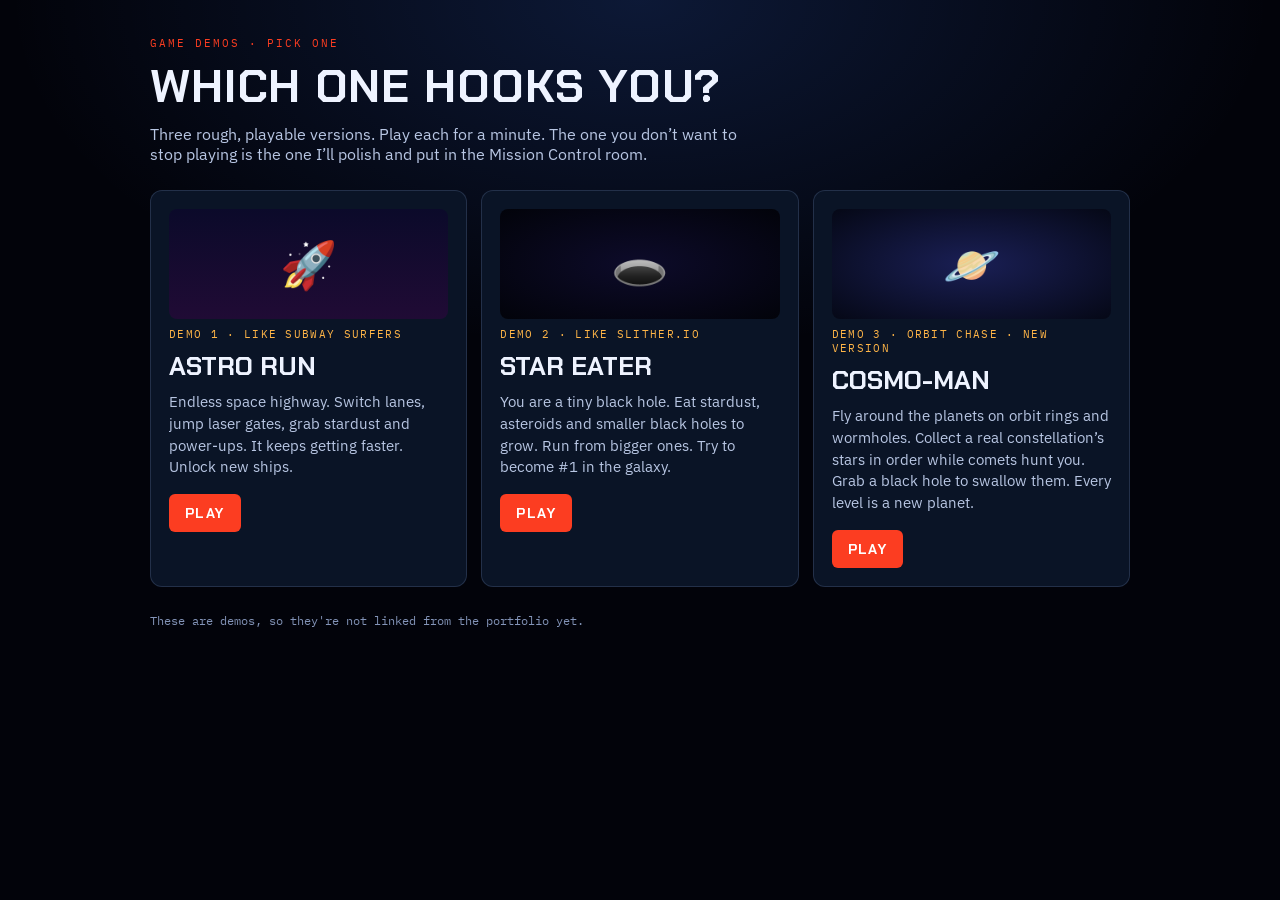
<file: games/demos/index.html>
<!doctype html>
<html lang="en">
<head>
<meta charset="utf-8">
<meta name="viewport" content="width=device-width, initial-scale=1, viewport-fit=cover">
<title>Pick a game · FA-01 demos</title>
<meta name="robots" content="noindex">
<link rel="icon" href="/assets/favicon.svg" type="image/svg+xml">
<link rel="stylesheet" href="https://fonts.googleapis.com/css2?family=Chakra+Petch:wght@600;700&family=IBM+Plex+Mono:wght@400;600&family=IBM+Plex+Sans:wght@400;500&display=swap" media="print" onload="this.media='all'">
<style>
  :root { color-scheme: dark; }
  body { margin: 0; min-height: 100vh; background: radial-gradient(900px 500px at 50% 0%, rgba(61,123,255,.18), transparent 70%), #02030a; color: #eef3ff; font-family: "IBM Plex Sans", "Segoe UI", sans-serif; }
  main { max-width: 980px; margin: 0 auto; padding: 36px 16px 48px; }
  .eyebrow { font-family: "IBM Plex Mono", monospace; font-size: 11px; letter-spacing: .18em; text-transform: uppercase; color: #fc3d21; margin: 0; }
  h1 { font-family: "Chakra Petch", sans-serif; font-size: clamp(30px, 6vw, 46px); margin: 6px 0 8px; text-transform: uppercase; letter-spacing: .02em; }
  .lead { color: #b8c6e3; margin: 0 0 26px; max-width: 60ch; }
  .grid { display: grid; grid-template-columns: repeat(auto-fit, minmax(260px, 1fr)); gap: 14px; }
  a.card { display: grid; gap: 8px; align-content: start; text-decoration: none; color: inherit; background: #0a1426; border: 1px solid rgba(150,175,230,.18); border-radius: 12px; padding: 18px; transition: border-color .2s, transform .2s; }
  a.card:hover, a.card:focus-visible { border-color: #fc3d21; transform: translateY(-2px); outline: none; }
  .tag { font-family: "IBM Plex Mono", monospace; font-size: 11px; letter-spacing: .12em; color: #ffb547; text-transform: uppercase; }
  .card h2 { margin: 0; font-family: "Chakra Petch", sans-serif; font-size: 26px; text-transform: uppercase; }
  .card p { margin: 0; color: #b8c6e3; font-size: 14.5px; line-height: 1.5; }
  .play { margin-top: 8px; justify-self: start; font-family: "Chakra Petch", sans-serif; font-weight: 700; letter-spacing: .1em; text-transform: uppercase; background: #fc3d21; color: #fff; border-radius: 6px; padding: 10px 16px; font-size: 14px; }
  .art { height: 110px; border-radius: 8px; background: #050816; display: grid; place-items: center; font-size: 46px; }
  .foot { margin-top: 26px; font-family: "IBM Plex Mono", monospace; font-size: 12px; color: #8394b8; }
</style>
</head>
<body>
<main>
  <p class="eyebrow">Game demos · pick one</p>
  <h1>Which one hooks you?</h1>
  <p class="lead">Three rough, playable versions. Play each for a minute. The one you don’t want to stop playing is the one I’ll polish and put in the Mission Control room.</p>
  <div class="grid">
    <a class="card" href="/games/demos/run"><div class="art" style="background:linear-gradient(#0b0a2a,#200b35)">🚀</div><span class="tag">Demo 1 · like Subway Surfers</span><h2>Astro Run</h2><p>Endless space highway. Switch lanes, jump laser gates, grab stardust and power-ups. It keeps getting faster. Unlock new ships.</p><span class="play">Play</span></a>
    <a class="card" href="/games/demos/eat"><div class="art" style="background:radial-gradient(#0d0b2a,#02030a)">🕳️</div><span class="tag">Demo 2 · like Slither.io</span><h2>Star Eater</h2><p>You are a tiny black hole. Eat stardust, asteroids and smaller black holes to grow. Run from bigger ones. Try to become #1 in the galaxy.</p><span class="play">Play</span></a>
    <a class="card" href="/games/demos/maze"><div class="art" style="background:radial-gradient(#1a1f55,#050816)">🪐</div><span class="tag">Demo 3 · orbit chase · new version</span><h2>Cosmo-Man</h2><p>Fly around the planets on orbit rings and wormholes. Collect a real constellation’s stars in order while comets hunt you. Grab a black hole to swallow them. Every level is a new planet.</p><span class="play">Play</span></a>
  </div>
  <p class="foot">These are demos, so they're not linked from the portfolio yet.</p>
</main>
</body>
</html>
</file>
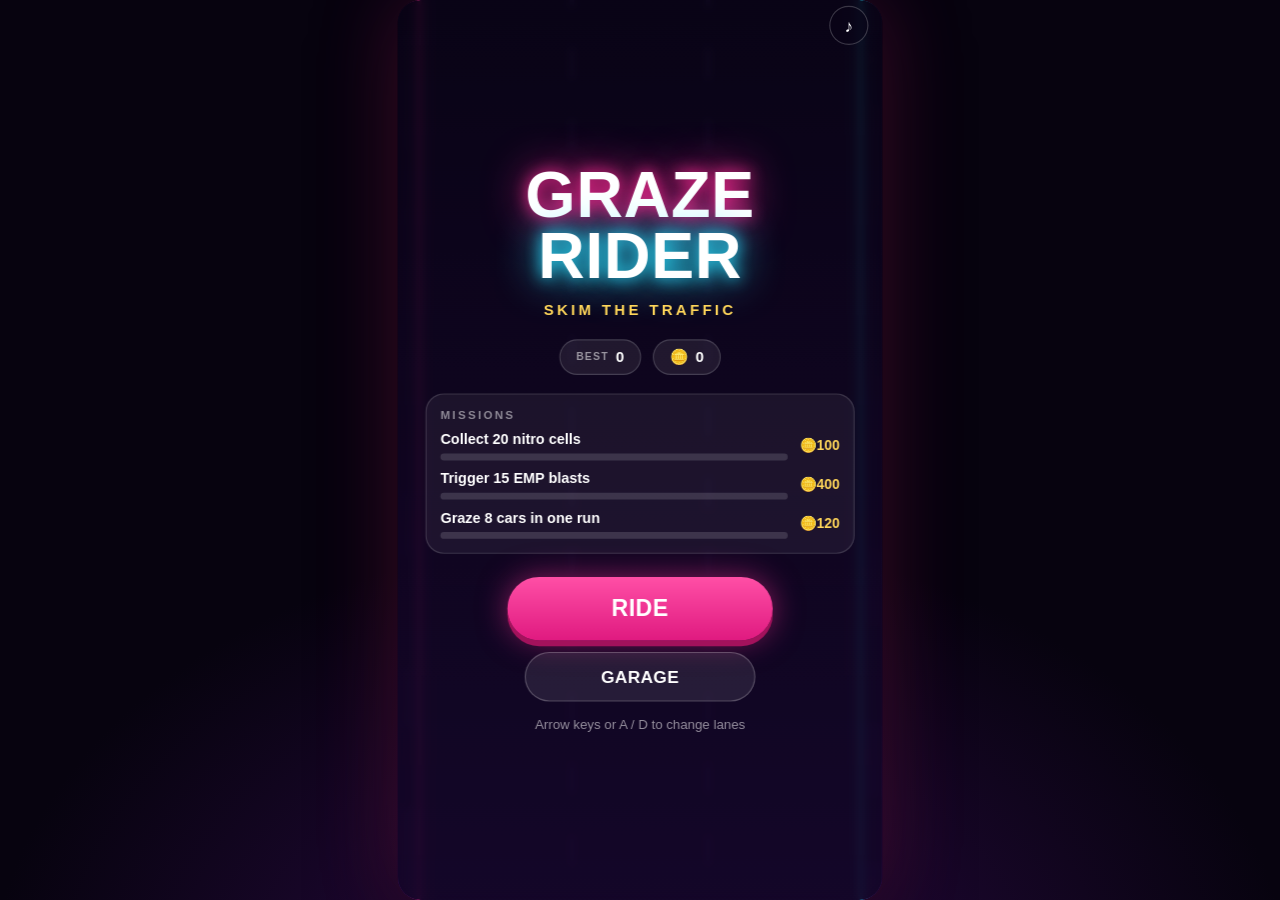
<file: games/graze-rider/index.html>
<!DOCTYPE html>
<html lang="en">
<head>
<meta charset="utf-8">
<meta name="viewport" content="width=device-width,initial-scale=1,maximum-scale=1,user-scalable=no,viewport-fit=cover">
<title>Graze Rider</title>
<style>
  *{box-sizing:border-box;-webkit-tap-highlight-color:transparent;margin:0;padding:0;}
  html,body{height:100%;overflow:hidden;background:#07030F;
    font-family:"Segoe UI",-apple-system,BlinkMacSystemFont,Roboto,Helvetica,Arial,sans-serif;
    user-select:none;touch-action:none;}
  #fit{position:fixed;inset:0;display:flex;align-items:center;justify-content:center;
    background:radial-gradient(1000px 700px at 50% 110%,#2A0A44 0%,#07030F 65%);}

  /* fixed logical stage — everything inside uses 420x780 coordinates, then scales
     as one unit. Guarantees identical layout from 800x450 up to 1920x1080. */
  #stage{--ui:1;position:relative;width:420px;height:780px;flex:0 0 auto;
    transform-origin:center center;overflow:hidden;border-radius:20px;
    box-shadow:0 0 70px rgba(255,45,150,.22),0 24px 70px rgba(0,0,0,.6);}
  canvas{display:block;width:420px;height:780px;}

  .screen{position:absolute;inset:0;display:none;flex-direction:column;
    align-items:center;justify-content:center;padding:26px 24px;z-index:10;
    background:linear-gradient(180deg,rgba(8,3,20,.90),rgba(20,6,40,.94));
    backdrop-filter:blur(3px);}
  .screen.on{display:flex;}

  .neon1{color:#fff;text-shadow:0 0 14px #FF2D96,0 0 38px #FF2D96;}
  .neon2{color:#fff;text-shadow:0 0 14px #2DE0FF,0 0 38px #2DE0FF;}
  h1{font-size:56px;font-weight:800;line-height:.94;letter-spacing:.01em;text-align:center;}
  h2{font-size:30px;font-weight:800;text-align:center;}
  .tag{color:#FFD65A;font-weight:800;font-size:calc(13px * var(--ui));letter-spacing:.22em;margin-top:12px;text-align:center;}

  .btn{border:none;cursor:pointer;font:inherit;font-weight:800;letter-spacing:.02em;
    border-radius:999px;transition:transform .07s,filter .15s;display:flex;
    align-items:center;justify-content:center;gap:8px;}
  .btn:active{transform:translateY(3px);}
  .btn-lg{font-size:20px;padding:16px 0;width:230px;}
  .btn-md{font-size:calc(15px * var(--ui));padding:12px 0;width:200px;}
  .btn-sm{font-size:13px;padding:9px 16px;}
  .pink{background:linear-gradient(180deg,#FF4FA6,#E01A80);color:#fff;box-shadow:0 5px 0 #A3125C,0 0 26px rgba(255,45,150,.5);}
  .cyan{background:linear-gradient(180deg,#5AE8FF,#18BEE0);color:#04212B;box-shadow:0 5px 0 #0E8AA6,0 0 26px rgba(45,224,255,.45);}
  .ghost{background:rgba(255,255,255,.09);color:#fff;border:1px solid rgba(255,255,255,.22);}
  .btn:disabled{filter:grayscale(.8) opacity(.45);cursor:default;}

  .stats-row{display:flex;gap:10px;margin-top:18px;}
  .chip{background:rgba(255,255,255,.08);border:1px solid rgba(255,255,255,.16);
    border-radius:999px;padding:7px 14px;color:#fff;font-weight:800;font-size:calc(13px * var(--ui));
    display:flex;align-items:center;gap:6px;}
  .chip .lbl{font-size:calc(9px * var(--ui));letter-spacing:.12em;color:rgba(255,255,255,.55);}

  /* missions */
  .panel{width:100%;background:rgba(255,255,255,.06);border:1px solid rgba(255,255,255,.14);
    border-radius:16px;padding:12px;margin-top:16px;}
  .panel h3{font-size:calc(10px * var(--ui));letter-spacing:.2em;color:rgba(255,255,255,.5);font-weight:800;margin-bottom:9px;}
  .ms{display:flex;align-items:center;gap:10px;margin-bottom:9px;}
  .ms:last-child{margin-bottom:0;}
  .ms .txt{flex:1;color:#fff;font-size:calc(12.5px * var(--ui));font-weight:700;}
  .ms .rw{color:#FFD65A;font-weight:800;font-size:calc(12px * var(--ui));white-space:nowrap;}
  .bar{height:6px;border-radius:99px;background:rgba(255,255,255,.14);margin-top:5px;overflow:hidden;}
  .bar i{display:block;height:100%;background:linear-gradient(90deg,#FF4FA6,#5AE8FF);border-radius:99px;transition:width .4s;}
  .ms.done .txt{color:#7FE8A0;}
  .ms.done .rw{color:#7FE8A0;}

  /* garage */
  .bikes{width:100%;max-height:330px;overflow-y:auto;display:flex;flex-direction:column;gap:9px;margin:14px 0;}
  .bike{display:flex;align-items:center;gap:12px;padding:10px;border-radius:14px;
    background:rgba(255,255,255,.06);border:1.5px solid rgba(255,255,255,.13);cursor:pointer;}
  .bike.sel{border-color:#5AE8FF;background:rgba(45,224,255,.13);}
  .bike.locked{opacity:.62;}
  .bike canvas{width:48px;height:48px;flex:0 0 auto;}
  .bike .nm{flex:1;color:#fff;font-weight:800;font-size:calc(14px * var(--ui));}
  .bike .pk{font-size:calc(11px * var(--ui));color:rgba(255,255,255,.6);font-weight:700;margin-top:2px;}
  .bike .cost{font-weight:800;font-size:calc(13px * var(--ui));color:#FFD65A;white-space:nowrap;}
  .bike .owned{font-weight:800;font-size:calc(11px * var(--ui));color:#7FE8A0;letter-spacing:.1em;}

  #topbar{position:absolute;top:0;left:0;right:0;height:44px;z-index:12;
    display:flex;align-items:center;gap:8px;padding:0 12px;pointer-events:none;}
  #topbar .sp{flex:1;}
  .icobtn{pointer-events:auto;width:34px;height:34px;border-radius:50%;border:1px solid rgba(255,255,255,.2);
    background:rgba(10,4,24,.55);color:#fff;cursor:pointer;display:flex;align-items:center;
    justify-content:center;font-size:15px;font-weight:800;}
  .hide{display:none!important;}

  .note{color:rgba(255,255,255,.55);font-size:calc(11.5px * var(--ui));text-align:center;margin-top:12px;line-height:1.5;}
  .big{font-size:44px;font-weight:800;color:#fff;text-align:center;}
  .sub{font-size:calc(11px * var(--ui));letter-spacing:.16em;color:rgba(255,255,255,.5);font-weight:800;text-align:center;margin-top:2px;}
  .gold{color:#FFD65A;}
  .newbest{color:#FFD65A;font-weight:800;font-size:18px;text-align:center;margin-top:12px;}
  .close{color:#FF9BB8;font-weight:800;font-size:calc(14px * var(--ui));text-align:center;margin-top:12px;}
</style>
</head>
<body>
<div id="fit"><div id="stage">
  <canvas id="cv"></canvas>

  <div id="topbar">
    <button class="icobtn hide" id="btnPause" aria-label="Pause">II</button>
    <div class="sp"></div>
    <button class="icobtn hide" id="btnSkip" style="width:auto;border-radius:999px;padding:0 14px;font-size:12px;">SKIP</button>
    <button class="icobtn" id="btnSound" aria-label="Sound on or off">♪</button>
  </div>

  <!-- MENU -->
  <div class="screen on" id="scMenu">
    <h1><span class="neon1">GRAZE</span><br><span class="neon2">RIDER</span></h1>
    <div class="tag">SKIM THE TRAFFIC</div>
    <div class="stats-row">
      <div class="chip"><span class="lbl">BEST</span><span id="mBest">0</span></div>
      <div class="chip">🪙<span id="mCoins">0</span></div>
    </div>
    <div class="panel"><h3>MISSIONS</h3><div id="mMissions"></div></div>
    <button class="btn btn-lg pink" id="btnPlay" style="margin-top:20px">RIDE</button>
    <button class="btn btn-md ghost" id="btnGarage" style="margin-top:10px">GARAGE</button>
    <div class="note" id="mHint">Swipe or use arrow keys to change lanes</div>
  </div>

  <!-- GARAGE -->
  <div class="screen" id="scGarage">
    <h2 class="neon2">GARAGE</h2>
    <div class="chip" style="margin-top:10px">🪙<span id="gCoins">0</span></div>
    <div class="bikes" id="gList"></div>
    <button class="btn btn-md cyan" id="btnBack">BACK</button>
  </div>

  <!-- PAUSE -->
  <div class="screen" id="scPause">
    <h2 class="neon2">PAUSED</h2>
    <button class="btn btn-lg pink" id="btnResume" style="margin-top:22px">RESUME</button>
    <button class="btn btn-md ghost" id="btnQuit" style="margin-top:10px">QUIT TO MENU</button>
  </div>

  <!-- GAME OVER -->
  <div class="screen" id="scOver">
    <h2 class="neon1" id="oTitle">CRASHED!</h2>
    <div class="big" id="oScore" style="margin-top:14px">0</div>
    <div class="sub">SCORE</div>
    <div class="newbest hide" id="oBest">🏆 NEW BEST!</div>
    <div class="close hide" id="oClose"></div>
    <div class="stats-row">
      <div class="chip"><span class="lbl">DIST</span><span id="oDist">0m</span></div>
      <div class="chip"><span class="lbl">GRAZES</span><span id="oGraze">0</span></div>
      <div class="chip">🪙<span id="oEarn">0</span></div>
    </div>
    <div class="panel" id="oMissionPanel"><h3>MISSIONS</h3><div id="oMissions"></div></div>
    <button class="btn btn-lg pink" id="btnAgain" style="margin-top:18px">RIDE AGAIN</button>
    <button class="btn btn-md ghost" id="btnMenu" style="margin-top:10px">MENU</button>
  </div>
</div></div>

<script>
(function(){
"use strict";

/* ══════════════════════════════════════════════════════════
   0. STAGE SCALING — one logical resolution, scaled to fit
   ══════════════════════════════════════════════════════════ */
const SW = 420, SH = 780;
const stage = document.getElementById('stage');
let UIK = 1;                       // >1 when the stage is heavily shrunk
function fit(){
  const k = Math.min(window.innerWidth / SW, window.innerHeight / SH);
  stage.style.transform = 'scale(' + k + ')';
  /* At CrazyGames' 800x450 minimum the whole stage renders at ~0.58 scale,
     which would drop 12px labels to 7px. Grow the small type to compensate,
     capped so the panels never overflow. */
  UIK = Math.min(1.42, Math.max(1, 0.82 / k));
  stage.style.setProperty('--ui', UIK);
}
window.addEventListener('resize', fit); fit();

const cv = document.getElementById('cv');
const cx = cv.getContext('2d');
const DPR = Math.min(window.devicePixelRatio || 1, 2);
cv.width = SW * DPR; cv.height = SH * DPR;
cx.setTransform(DPR, 0, 0, DPR, 0, 0);

/* ══════════════════════════════════════════════════════════
   1. SAVE
   ══════════════════════════════════════════════════════════ */
const DEF = { best:0, bestDist:0, coins:0, bike:0, owned:[0], missions:null,
              taught:false, sound:true, runs:0, totalCells:0 };
let SAVE = Object.assign({}, DEF);
function load(){
  try{ const r = localStorage.getItem('grazerider2');
    if(r) SAVE = Object.assign({}, DEF, JSON.parse(r));
  }catch(e){}
  if(!Array.isArray(SAVE.owned) || !SAVE.owned.length) SAVE.owned = [0];
}
function save(){ try{ localStorage.setItem('grazerider2', JSON.stringify(SAVE)); }catch(e){} }
load();

/* ══════════════════════════════════════════════════════════
   2. AUDIO — fully synthesised, no files, consistent levels
   ══════════════════════════════════════════════════════════ */
const AU = {
  ctx:null, master:null, mus:null, sfx:null, ready:false, playing:false,
  step:0, nextT:0, timer:null,

  init(){
    if(this.ready) return;
    const AC = window.AudioContext || window.webkitAudioContext;
    if(!AC) return;
    this.ctx = new AC();
    this.master = this.ctx.createGain(); this.master.gain.value = SAVE.sound ? 0.9 : 0;
    this.master.connect(this.ctx.destination);
    this.mus = this.ctx.createGain(); this.mus.gain.value = 0.16; this.mus.connect(this.master);
    this.sfx = this.ctx.createGain(); this.sfx.gain.value = 0.32; this.sfx.connect(this.master);
    this.ready = true;
  },
  resume(){ if(this.ctx && this.ctx.state === 'suspended') this.ctx.resume(); },
  setOn(on){
    SAVE.sound = on; save();
    if(this.master) this.master.gain.setTargetAtTime(on?0.9:0, this.ctx.currentTime, 0.02);
  },

  /* --- one-shot voices --- */
  tone(f, dur, type, gain, dest, slideTo){
    if(!this.ready) return;
    const t = this.ctx.currentTime;
    const o = this.ctx.createOscillator(), g = this.ctx.createGain();
    o.type = type || 'sine'; o.frequency.setValueAtTime(f, t);
    if(slideTo) o.frequency.exponentialRampToValueAtTime(Math.max(20,slideTo), t + dur);
    g.gain.setValueAtTime(0, t);
    g.gain.linearRampToValueAtTime(gain, t + 0.008);
    g.gain.exponentialRampToValueAtTime(0.0008, t + dur);
    o.connect(g); g.connect(dest || this.sfx);
    o.start(t); o.stop(t + dur + 0.02);
  },
  noise(dur, gain, f0, f1){
    if(!this.ready) return;
    const t = this.ctx.currentTime, n = Math.floor(this.ctx.sampleRate * dur);
    const buf = this.ctx.createBuffer(1, n, this.ctx.sampleRate);
    const d = buf.getChannelData(0);
    for(let i=0;i<n;i++) d[i] = (Math.random()*2-1) * (1 - i/n);
    const src = this.ctx.createBufferSource(); src.buffer = buf;
    const flt = this.ctx.createBiquadFilter(); flt.type = 'bandpass';
    flt.frequency.setValueAtTime(f0, t);
    flt.frequency.exponentialRampToValueAtTime(Math.max(60,f1), t + dur);
    flt.Q.value = 1.1;
    const g = this.ctx.createGain(); g.gain.setValueAtTime(gain, t);
    g.gain.exponentialRampToValueAtTime(0.0008, t + dur);
    src.connect(flt); flt.connect(g); g.connect(this.sfx);
    src.start(t);
  },

  play(name){
    if(!this.ready || !SAVE.sound) return;
    switch(name){
      case 'graze':   this.noise(0.22, 0.30, 1800, 380); this.tone(1180, 0.16, 'triangle', 0.13); break;
      case 'cell':    this.tone(760, 0.09, 'square', 0.10); setTimeout(()=>this.tone(1180,0.11,'square',0.09),55); break;
      case 'emp':     this.tone(880, 0.55, 'sawtooth', 0.14, null, 90); this.noise(0.5, 0.22, 2400, 200); break;
      case 'crash':   this.noise(0.6, 0.42, 900, 70); this.tone(180, 0.5, 'sawtooth', 0.16, null, 45); break;
      case 'mile':    [523,659,784].forEach((f,i)=>setTimeout(()=>this.tone(f,0.30,'triangle',0.10),i*55)); break;
      case 'ui':      this.tone(560, 0.06, 'sine', 0.10); break;
      case 'unlock':  [523,659,784,1047].forEach((f,i)=>setTimeout(()=>this.tone(f,0.26,'triangle',0.11),i*70)); break;
      case 'step':    this.tone(880, 0.12, 'sine', 0.09); break;
    }
  },

  /* --- looping synthwave bed: Am - F - C - G --- */
  CHORDS: [[110,220,261.63,329.63],[87.31,174.61,220,261.63],[130.81,261.63,329.63,392],[98,196,246.94,293.66]],
  startMusic(){
    if(!this.ready || this.playing) return;
    this.playing = true; this.step = 0;
    this.nextT = this.ctx.currentTime + 0.06;
    this.timer = setInterval(()=>this.sched(), 60);
  },
  stopMusic(){
    this.playing = false;
    if(this.timer){ clearInterval(this.timer); this.timer = null; }
  },
  sched(){
    if(!this.playing) return;
    const SPB = 0.1364;                        // 16th @ ~110bpm
    while(this.nextT < this.ctx.currentTime + 0.25){
      const s = this.step, bar = Math.floor(s/16) % 4, ch = this.CHORDS[bar], t = this.nextT;
      const g16 = s % 16;
      if(g16 % 4 === 0){                        // bass
        const o = this.ctx.createOscillator(), g = this.ctx.createGain(), f = this.ctx.createBiquadFilter();
        f.type='lowpass'; f.frequency.value = 420;
        o.type='sawtooth'; o.frequency.setValueAtTime(ch[0], t);
        g.gain.setValueAtTime(0,t); g.gain.linearRampToValueAtTime(0.30,t+0.02);
        g.gain.exponentialRampToValueAtTime(0.001, t+0.42);
        o.connect(f); f.connect(g); g.connect(this.mus); o.start(t); o.stop(t+0.45);
      }
      if(g16 % 2 === 0){                        // arp
        const n = ch[1 + ((s>>1) % 3)];
        const o = this.ctx.createOscillator(), g = this.ctx.createGain();
        o.type='triangle'; o.frequency.setValueAtTime(n*2, t);
        g.gain.setValueAtTime(0,t); g.gain.linearRampToValueAtTime(0.085,t+0.01);
        g.gain.exponentialRampToValueAtTime(0.001, t+0.20);
        o.connect(g); g.connect(this.mus); o.start(t); o.stop(t+0.22);
      }
      if(g16 === 0){                            // pad
        ch.slice(1).forEach(n=>{
          const o=this.ctx.createOscillator(), g=this.ctx.createGain();
          o.type='sine'; o.frequency.setValueAtTime(n,t);
          g.gain.setValueAtTime(0,t); g.gain.linearRampToValueAtTime(0.045,t+0.25);
          g.gain.linearRampToValueAtTime(0.0, t+2.15);
          o.connect(g); g.connect(this.mus); o.start(t); o.stop(t+2.2);
        });
      }
      this.nextT += SPB; this.step++;
    }
  }
};

/* ══════════════════════════════════════════════════════════
   3. CONTENT — bikes, missions, environments
   ══════════════════════════════════════════════════════════ */
const BIKES = [
  { name:'Street',  cost:0,     perk:'Balanced ride',            c1:'#FF5FA8', c2:'#D91C74', graze:0,  combo:0,   mag:0,  spd:0 },
  { name:'Cruiser', cost:400,   perk:'Wider graze window',       c1:'#7FE08A', c2:'#3FAE5C', graze:12, combo:0,   mag:0,  spd:-20 },
  { name:'Racer',   cost:1200,  perk:'Faster, scores quicker',   c1:'#FFB347', c2:'#E07A1F', graze:0,  combo:0,   mag:0,  spd:70 },
  { name:'Drifter', cost:2500,  perk:'Combo lasts longer',       c1:'#8FD3FF', c2:'#3C8FD6', graze:4,  combo:1.6, mag:0,  spd:0 },
  { name:'Magnet',  cost:5000,  perk:'Pulls nitro cells in',     c1:'#C08BFF', c2:'#8B4FD6', graze:0,  combo:0,   mag:56, spd:0 },
  { name:'Phantom', cost:10000, perk:'Best of everything',       c1:'#FFE27A', c2:'#E0B02A', graze:10, combo:1.2, mag:40, spd:40 }
];

const MPOOL = [
  { id:'graze',  txt:n=>`Graze ${n} cars in one run`,      goals:[8,15,25],   rw:[120,220,380], run:true },
  { id:'dist',   txt:n=>`Travel ${n}m in one run`,         goals:[500,1200,2000], rw:[120,240,420], run:true },
  { id:'cells',  txt:n=>`Collect ${n} nitro cells`,        goals:[20,50,100], rw:[100,200,350], run:false },
  { id:'combo',  txt:n=>`Reach a x${n} combo`,             goals:[3,5,7],     rw:[150,280,450], run:true },
  { id:'emp',    txt:n=>`Trigger ${n} EMP blasts`,         goals:[3,8,15],    rw:[130,240,400], run:false },
  { id:'score',  txt:n=>`Score ${n} in one run`,           goals:[1500,4000,8000], rw:[150,300,500], run:true },
  { id:'runs',   txt:n=>`Complete ${n} rides`,             goals:[5,15,30],   rw:[100,200,350], run:false }
];

const ENVS = [
  { name:'NEON CITY', sky:['#0E0620','#1C0B36','#31104E'], road:'#1A1030',
    l:'#FF2D96', r:'#2DE0FF', dash:'rgba(150,120,255,.34)', deco:'city' },
  { name:'TUNNEL',    sky:['#07040E','#100A1C','#1A1026'], road:'#120C1E',
    l:'#FFB13C', r:'#FFB13C', dash:'rgba(255,190,120,.28)', deco:'tunnel' },
  { name:'COASTLINE', sky:['#2A1040','#7A2A56','#E0603C'], road:'#241436',
    l:'#FFD65A', r:'#2DE0FF', dash:'rgba(255,220,180,.34)', deco:'palms' },
  { name:'RAINFALL',  sky:['#050A18','#0C1730','#16264A'], road:'#0E1526',
    l:'#5AE8FF', r:'#5AE8FF', dash:'rgba(160,210,255,.30)', deco:'rain' }
];

const CAR_KINDS = [
  { w:88,  h:132, cols:['#3E7BC4','#2A5A96','#8FC3F2'] },
  { w:88,  h:132, cols:['#3FA79B','#2C7F76','#9ADFD6'] },
  { w:88,  h:132, cols:['#E0803C','#B3612A','#F2C49A'] },
  { w:88,  h:132, cols:['#8B6BB1','#6A4E8C','#CDB6E8'] },
  { w:92,  h:186, cols:['#C8CDD6','#9AA1AC','#D9E4F2'], truck:true },
  { w:90,  h:150, cols:['#E8C13C','#BC9A22','#F5E2A0'], taxi:true }
];

/* ══════════════════════════════════════════════════════════
   4. GAME STATE
   ══════════════════════════════════════════════════════════ */
const LANES = 3;
const laneX = i => SW/2 + (i-1)*118;
const ROAD_L = laneX(0)-59, ROAD_R = laneX(2)+59;
const PY = SH-170;
const PW = 46, PH = 78;

let G = null;
function newRun(tutorial){
  const b = BIKES[SAVE.bike] || BIKES[0];
  G = {
    mode: tutorial ? 'tut' : 'run',
    bike:b, t:0, lane:1, px:laneX(1), tilt:0,
    speed: tutorial ? 190 : 330 + b.spd, dist:0, score:0,
    cells:0, grazes:0, emps:0,
    combo:0, comboT:0, mult:1,
    objs:[], parts:[], pops:[], drops:[],
    nextRow: tutorial ? 1e9 : -200,
    shake:0, flash:0, slow:0,
    env:0, envT:0, envBanner:0,
    milestone:0, mBanner:0, mText:'',
    tut:{ step:0, done:false, timer:0, moved:false, spawned:false, prompt:'' },
    lastSafe:[0,1,2],
    over:false, paused:false,
    runMission:{}
  };
}

/* ══════════════════════════════════════════════════════════
   5. MISSIONS
   ══════════════════════════════════════════════════════════ */
function rollMission(exclude){
  const pool = MPOOL.filter(m => !exclude.includes(m.id));
  const def = pool.length ? pool[Math.floor(Math.random()*pool.length)]
                          : MPOOL[Math.floor(Math.random()*MPOOL.length)];
  const tier = Math.floor(Math.random()*def.goals.length);
  return { id:def.id, goal:def.goals[tier], rw:def.rw[tier], prog:0, done:false };
}
function ensureMissions(){
  if(!Array.isArray(SAVE.missions) || SAVE.missions.length !== 3){
    SAVE.missions = [];
    for(let i=0;i<3;i++) SAVE.missions.push(rollMission(SAVE.missions.map(m=>m.id)));
    save();
  }
}
ensureMissions();
const mDef = id => MPOOL.find(m => m.id === id);
function missionText(m){ return mDef(m.id).txt(m.goal.toLocaleString('en-US')); }

function bumpMission(id, val, absolute){
  let changed = false;
  SAVE.missions.forEach(m => {
    if(m.id !== id || m.done) return;
    m.prog = absolute ? Math.max(m.prog, val) : m.prog + val;
    if(m.prog >= m.goal){ m.prog = m.goal; m.done = true; changed = true; }
  });
  return changed;
}
function collectMissions(){
  let earned = 0;
  const finished = [];
  SAVE.missions.forEach((m,i) => {
    if(m.done){ earned += m.rw; finished.push(missionText(m)); }
  });
  if(earned){
    SAVE.coins += earned;
    SAVE.missions = SAVE.missions.map(m => m.done ? rollMission(SAVE.missions.filter(x=>!x.done).map(x=>x.id)) : m);
    save();
  }
  return { earned, finished };
}

/* ══════════════════════════════════════════════════════════
   6. INPUT — physical key codes so AZERTY/QWERTY both work
   ══════════════════════════════════════════════════════════ */
const isTouch = window.matchMedia('(pointer: coarse)').matches;
function steer(d){
  if(!G || G.over || G.paused || (G.mode!=='run' && G.mode!=='tut')) return;
  const n = Math.max(0, Math.min(LANES-1, G.lane+d));
  if(n !== G.lane){ G.lane = n; G.tilt = d; if(G.mode==='tut') G.tut.moved = true; }
}
window.addEventListener('keydown', e => {
  if(e.repeat) return;
  /* e.code is the PHYSICAL key position, so the same finger works on
     QWERTY (A/D) and AZERTY (Q/D). Escape and Ctrl+W are never bound. */
  if(e.code === 'ArrowLeft'  || e.code === 'KeyA') { steer(-1); e.preventDefault(); }
  if(e.code === 'ArrowRight' || e.code === 'KeyD') { steer(1);  e.preventDefault(); }
  if(e.code === 'KeyP' && G && !G.over) togglePause();
});
let tx = null, ty = null;
cv.addEventListener('pointerdown', e => { tx = e.clientX; ty = e.clientY; });
cv.addEventListener('pointerup', e => {
  if(tx === null) return;
  const dx = e.clientX - tx, dy = e.clientY - ty;
  if(Math.abs(dx) > 22 && Math.abs(dx) > Math.abs(dy)) steer(dx > 0 ? 1 : -1);
  else {
    const r = cv.getBoundingClientRect();
    steer(e.clientX > r.left + r.width/2 ? 1 : -1);
  }
  tx = null;
});

/* ══════════════════════════════════════════════════════════
   7. SPAWNING — every wall is guaranteed escapable
   ══════════════════════════════════════════════════════════ */
function spawnRow(y){
  const n = Math.random() < 0.42 ? 2 : 1;
  let lanes = null;
  for(let i=0;i<12;i++){
    const cand = [0,1,2].sort(()=>Math.random()-.5).slice(0,n);
    const safe = [0,1,2].filter(l=>!cand.includes(l));
    if(G.lastSafe.every(pl => safe.some(sl => Math.abs(sl-pl) <= 1))){ lanes = cand; break; }
  }
  if(!lanes) lanes = [[0,1,2][Math.floor(Math.random()*3)]];
  lanes.forEach(l => addCar(l, y));
  G.lastSafe = [0,1,2].filter(l => !lanes.includes(l));

  const safe = G.lastSafe;
  if(Math.random() < 0.75 && safe.length){
    const gl = safe[Math.floor(Math.random()*safe.length)];
    G.objs.push({ type: Math.random()<0.10 ? 'emp' : 'cell', lane:gl, y:y-150 });
  }
}
function addCar(lane, y){
  const k = Math.random()<0.14 ? 4 : (Math.random()<0.16 ? 5 : Math.floor(Math.random()*4));
  G.objs.push({ type:'car', lane, y, grazed:false, k });
}

/* ══════════════════════════════════════════════════════════
   8. FX
   ══════════════════════════════════════════════════════════ */
function boom(x,y,color,n,spd){
  for(let i=0;i<n;i++){
    const a = Math.random()*Math.PI*2, v = (spd||1)*(120+Math.random()*260);
    G.parts.push({x,y,vx:Math.cos(a)*v,vy:Math.sin(a)*v-60,life:.5+Math.random()*.45,t:0,color,r:2.5+Math.random()*3.5});
  }
}
function pop(x,y,txt,color,size){
  /* stack labels instead of letting a double graze print over itself */
  let yy = y;
  for(let i=0;i<4;i++){
    if(!G.pops.some(p => p.t < .35 && Math.abs(p.y-yy) < 24 && Math.abs(p.x-x) < 150)) break;
    yy -= 26;
  }
  G.pops.push({x,y:yy,txt,color,size:size||18,t:0});
}

/* ══════════════════════════════════════════════════════════
   9. TUTORIAL — in gameplay, visual, skippable
   ══════════════════════════════════════════════════════════ */
const TUT_STEPS = [
  { prompt: isTouch ? 'SWIPE TO CHANGE LANE' : 'ARROW KEYS TO CHANGE LANE',
    setup(){}, done(){ return G.tut.moved; } },
  { prompt: 'DODGE THE TRAFFIC',
    setup(){ addCar(G.lane, -180); }, done(){ return !G.objs.some(o=>o.type==='car'); } },
  { prompt: 'PASS CLOSE FOR BONUS POINTS',
    setup(){ addCar(G.lane===0?1:G.lane-1, -180); }, done(){ return G.grazes > 0; } },
  { prompt: 'GRAB NITRO CELLS',
    setup(){ G.objs.push({type:'cell', lane:G.lane, y:-180}); }, done(){ return G.cells > 0; } }
];
function tutUpdate(d){
  const T = G.tut;
  if(T.done) return;
  const st = TUT_STEPS[T.step];
  if(!T.spawned){ st.setup(); T.spawned = true; T.timer = 0; AU.play('step'); }
  T.prompt = st.prompt;
  T.timer += d;
  /* never let a step stall — if the object slides past, respawn it */
  if(T.timer > 9 && !st.done()){ T.spawned = false; G.objs = G.objs.filter(o=>o.type!=='car'); return; }
  if(st.done()){
    T.step++; T.spawned = false;
    if(T.step >= TUT_STEPS.length){
      T.done = true; G.mode = 'run';
      G.speed = 330 + G.bike.spd; G.nextRow = 260;
      SAVE.taught = true; save();
      pop(SW/2, SH*0.42, 'GO!', '#59F0C8', 40);
      AU.play('mile');
      document.getElementById('btnSkip').classList.add('hide');
    }
  }
}
function skipTutorial(){
  if(!G || G.mode !== 'tut') return;
  G.tut.done = true; G.mode = 'run';
  G.speed = 330 + G.bike.spd; G.nextRow = 260;
  G.objs = [];
  SAVE.taught = true; save();
  document.getElementById('btnSkip').classList.add('hide');
  AU.play('ui');
}

/* ══════════════════════════════════════════════════════════
   10. UPDATE
   ══════════════════════════════════════════════════════════ */
let STEPS = 0;
function update(dt){
  if(!G) return;
  STEPS++;
  if(G.over || G.paused){
    G.shake = Math.max(0, G.shake - dt*40);
    G.flash = Math.max(0, G.flash - dt*2.4);
    fx(dt); return;
  }
  const d = dt * (G.slow > 0 ? 0.45 : 1);
  if(G.slow > 0) G.slow -= dt;
  G.t += d;

  if(G.mode === 'tut'){ tutUpdate(d); }
  else {
    G.speed = Math.min(880, 330 + G.bike.spd + G.dist*0.055);
  }

  G.dist  += G.speed*d/28;
  G.score += G.speed*d/28 * G.mult;

  if(G.comboT > 0){ G.comboT -= d; if(G.comboT <= 0){ G.combo = 0; G.mult = 1; } }

  /* environment rotates so the ride never looks the same for long */
  if(G.mode === 'run'){
    const e = Math.floor(G.dist/300) % ENVS.length;
    if(e !== G.env){ G.env = e; G.envBanner = 2.0; }
    const m = Math.floor(G.dist/400);
    if(m > G.milestone){
      G.milestone = m; G.mBanner = 1.6; G.mText = (m*400)+'m';
      G.score += 100*m;
      pop(SW/2, SH*0.34, '+'+(100*m), '#59F0C8', 24);
      AU.play('mile');
    }
  }
  if(G.envBanner > 0) G.envBanner -= d;
  if(G.mBanner   > 0) G.mBanner   -= d;

  G.px += (laneX(G.lane) - G.px) * Math.min(1, d*14);
  G.tilt *= Math.max(0, 1 - d*8);

  if(G.mode === 'run'){
    G.nextRow -= G.speed*d;
    if(G.nextRow <= 0){ spawnRow(-190); G.nextRow = Math.max(238, 430 - G.dist*0.05); }
  }

  for(let i=G.objs.length-1;i>=0;i--){
    const o = G.objs[i];
    o.y += G.speed*d;
    const ox = laneX(o.lane);

    if(o.type === 'car'){
      const K = CAR_KINDS[o.k];
      if(Math.abs(o.y-PY) < (K.h+PH)/2-10 && Math.abs(ox-G.px) < (K.w+PW)/2-8){ die(o.lane); return; }
      if(!o.grazed && o.y > PY-14 && o.y < PY + K.h/2 + 16){
        const gap = Math.abs(ox-G.px) - (K.w+PW)/2;
        /* lanes are 118px apart and the collision box eats ~67px of that,
           so the window must clear 51px for a neighbouring-lane pass to count.
           Two lanes away is 169px — still far too wide to score. */
        if(gap >= -6 && gap < 56 + G.bike.graze){
          o.grazed = true; G.grazes++;
          G.combo++; G.comboT = 3.2 + G.bike.combo;
          G.mult = Math.min(8, 1 + Math.floor(G.combo/3));   // capped so scores stay readable
          /* a normal neighbouring-lane pass scores; only a genuinely tight
             squeeze earns the slow-motion punch, so it stays special */
          const tight = gap < 22;
          const bonus = (tight ? 60 : 25) * G.mult;
          G.score += bonus;
          if(tight){ G.slow = 0.12; G.shake = Math.max(G.shake, 7); }
          pop(G.px + (ox>G.px?44:-44), PY-32,
              (tight ? 'PERFECT! +' : 'CLOSE CALL! +') + bonus,
              tight ? '#FF7FD0' : '#FFD65A', tight ? 21 : 18);
          boom(G.px + (ox>G.px?26:-26), PY, tight ? '#FF7FD0' : '#FFD65A', tight ? 12 : 7);
          AU.play('graze');
        }
      }
      if(o.y > SH+200) G.objs.splice(i,1);
    } else {
      const pull = G.bike.mag;
      const near = Math.abs(o.y-PY) < 46+pull*0.5 && Math.abs(ox-G.px) < 46+pull;
      if(near){
        if(o.type === 'cell'){
          G.cells++; SAVE.totalCells++;
          G.combo++; G.comboT = 3.2 + G.bike.combo;
          G.mult = Math.min(8, 1 + Math.floor(G.combo/3));
          const v = 10*G.mult; G.score += v;
          pop(ox, o.y-24, '+'+v, '#59E8F0', 16);
          boom(ox, o.y, '#59E8F0', 8);
          AU.play('cell');
        } else {
          G.emps++;
          G.score += 150; G.slow = 0.5; G.shake = 10;
          pop(ox, o.y-28, 'EMP! +150', '#C08BFF', 22);
          boom(ox, o.y, '#C08BFF', 24);
          for(let j=G.objs.length-1;j>=0;j--){
            const b = G.objs[j];
            if(b.type==='car' && b.y>-80 && b.y<SH){ boom(laneX(b.lane), b.y, '#FF8AB0', 10); G.objs.splice(j,1); }
          }
          AU.play('emp');
        }
        G.objs.splice(i,1); continue;
      }
      if(o.y > SH+80) G.objs.splice(i,1);
    }
  }

  G.shake = Math.max(0, G.shake - d*60);
  G.flash = Math.max(0, G.flash - d*3);
  fx(d);
}
function fx(d){
  for(let i=G.parts.length-1;i>=0;i--){
    const p = G.parts[i]; p.t += d;
    if(p.t >= p.life){ G.parts.splice(i,1); continue; }
    p.x += p.vx*d; p.y += p.vy*d; p.vy += 760*d;
  }
  for(let i=G.pops.length-1;i>=0;i--){ G.pops[i].t += d; if(G.pops[i].t > .95) G.pops.splice(i,1); }
}

/* ══════════════════════════════════════════════════════════
   11. DEATH & REWARDS
   ══════════════════════════════════════════════════════════ */
function die(lane){
  G.over = true; G.shake = 24; G.flash = 1;
  boom(laneX(lane), PY, '#FF5A7A', 30);
  boom(G.px, PY, '#FFC46B', 18);
  AU.play('crash');
  setTimeout(finishRun, 850);
}
function finishRun(){
  const sc = Math.round(G.score);
  const newBest = sc > SAVE.best;
  const oldBest = SAVE.best;
  if(newBest) SAVE.best = sc;
  if(G.dist > SAVE.bestDist) SAVE.bestDist = G.dist;
  SAVE.runs++;

  bumpMission('graze', G.grazes, true);
  bumpMission('dist',  Math.round(G.dist), true);
  bumpMission('combo', G.mult, true);
  bumpMission('score', sc, true);
  bumpMission('cells', G.cells, false);
  bumpMission('emp',   G.emps,  false);
  bumpMission('runs',  1, false);

  const earnedRun = Math.round(sc/10);
  SAVE.coins += earnedRun;
  const mres = collectMissions();
  save();

  document.getElementById('oScore').textContent = sc.toLocaleString('en-US');
  document.getElementById('oDist').textContent  = Math.round(G.dist)+'m';
  document.getElementById('oGraze').textContent = G.grazes;
  document.getElementById('oEarn').textContent  = (earnedRun + mres.earned).toLocaleString('en-US');
  const bEl = document.getElementById('oBest'), cEl = document.getElementById('oClose');
  bEl.classList.toggle('hide', !newBest);
  const gap = oldBest - sc;
  if(!newBest && oldBest > 0 && gap <= oldBest*0.25){
    cEl.classList.remove('hide');
    cEl.textContent = 'Only ' + gap.toLocaleString('en-US') + ' from your best!';
  } else cEl.classList.add('hide');

  renderMissions('oMissions', mres.finished);
  if(mres.earned) AU.play('unlock');
  show('scOver');
  document.getElementById('btnPause').classList.add('hide');
}

/* ══════════════════════════════════════════════════════════
   12. DRAW
   ══════════════════════════════════════════════════════════ */
function rr(x,y,w,h,r){ cx.beginPath(); cx.roundRect(x,y,w,h,r); }
function glow(c,b){ cx.shadowColor=c; cx.shadowBlur=b; }
function noglow(){ cx.shadowBlur=0; }

function drawBike(g, bike, scale, showRider){
  g.save(); g.scale(scale, scale);
  g.fillStyle='#12081F'; g.beginPath(); g.roundRect(-9,PH/2-20,18,22,8); g.fill();
  const bb = g.createLinearGradient(0,-PH/2,0,PH/2);
  bb.addColorStop(0,bike.c1); bb.addColorStop(1,bike.c2);
  g.fillStyle=bb; g.beginPath(); g.roundRect(-PW/2+6,-PH/2+10,PW-12,PH-24,14); g.fill();
  g.fillStyle=bike.c1; g.globalAlpha=.75;
  g.beginPath(); g.roundRect(-PW/2+9,-PH/2+2,PW-18,20,9); g.fill(); g.globalAlpha=1;
  g.fillStyle='#8FE8FF'; g.beginPath(); g.roundRect(-PW/2+13,-PH/2+8,PW-26,9,4); g.fill();
  if(showRider){
    g.fillStyle='#2A1440'; g.beginPath(); g.roundRect(-12,-10,24,30,10); g.fill();
    g.fillStyle='#3E2A5C'; g.beginPath(); g.arc(0,-14,11,0,7); g.fill();
    g.fillStyle='#8FE8FF'; g.beginPath(); g.roundRect(-8,-19,16,7,3); g.fill();
  }
  g.fillStyle='#FF6B5A'; g.beginPath(); g.roundRect(-8,PH/2-8,16,5,2); g.fill();
  g.restore();
}

function draw(){
  const E = ENVS[G ? G.env : 0];
  const sx = G ? (Math.random()-.5)*G.shake : 0, sy = G ? (Math.random()-.5)*G.shake : 0;
  cx.save(); cx.translate(sx,sy);

  const g = cx.createLinearGradient(0,0,0,SH);
  g.addColorStop(0,E.sky[0]); g.addColorStop(.5,E.sky[1]); g.addColorStop(1,E.sky[2]);
  cx.fillStyle=g; cx.fillRect(-20,-20,SW+40,SH+40);

  const D = G ? G.dist : 0;

  /* environment decoration */
  if(E.deco === 'city'){
    cx.globalAlpha=.6;
    for(let i=0;i<24;i++){
      const y = ((i*89 + D*1.4*(i%3+1)) % (SH+40)) - 20;
      cx.fillStyle = i%4 ? '#7E7FBF' : '#D889C9';
      cx.fillRect((i*167)%SW, y, 2, 2);
    }
    cx.globalAlpha=1; cx.fillStyle='#160A2C';
    for(let i=0;i<12;i++){
      const y = ((i*150 + D*6) % (SH+240)) - 120;
      cx.fillRect(2, y, 16, 70); cx.fillRect(SW-18, y+60, 16, 58);
    }
  } else if(E.deco === 'tunnel'){
    cx.fillStyle='#1B1220'; cx.fillRect(0,-20,ROAD_L-16,SH+40); cx.fillRect(ROAD_R+16,-20,SW,SH+40);
  } else if(E.deco === 'palms'){
    glow('#FFB37A',30); cx.fillStyle='#FFCE8A';
    cx.beginPath(); cx.arc(SW/2, 120, 66, 0, 7); cx.fill(); noglow();
    cx.fillStyle='#1A0E22';
    for(let i=0;i<8;i++){
      const y = ((i*200 + D*7) % (SH+260)) - 130;
      [12, SW-24].forEach(x=>{
        cx.fillRect(x, y, 7, 78);
        cx.beginPath(); cx.arc(x+3, y, 20, Math.PI, Math.PI*2); cx.fill();
      });
    }
  }

  /* road */
  cx.fillStyle=E.road; cx.fillRect(ROAD_L-16,-20,ROAD_R-ROAD_L+32,SH+40);
  glow(E.l,12); cx.fillStyle=E.l; cx.fillRect(ROAD_L-16,-20,3.5,SH+40);
  glow(E.r,12); cx.fillStyle=E.r; cx.fillRect(ROAD_R+12.5,-20,3.5,SH+40);
  noglow();
  if(E.deco === 'rain'){
    cx.fillStyle='rgba(120,180,255,.06)';
    for(let l=0;l<3;l++) cx.fillRect(laneX(l)-52, -20, 104, SH+40);
  }
  cx.strokeStyle=E.dash; cx.lineWidth=4; cx.setLineDash([26,36]);
  cx.lineDashOffset = -((D*11)%62);
  for(let l=1;l<LANES;l++){
    const x = (laneX(l-1)+laneX(l))/2;
    cx.beginPath(); cx.moveTo(x,-20); cx.lineTo(x,SH+20); cx.stroke();
  }
  cx.setLineDash([]);

  /* weather and ceiling lights sit ON TOP of the tarmac, not under it */
  if(E.deco === 'tunnel'){
    for(let i=0;i<10;i++){
      const y = ((i*120 + D*9) % (SH+160)) - 80;
      glow('#FFD79A',20); cx.fillStyle='#FFE6B8';
      cx.fillRect(SW/2-74, y, 148, 7); noglow();
      cx.fillStyle='rgba(255,214,154,.10)';
      cx.fillRect(ROAD_L-16, y+7, ROAD_R-ROAD_L+32, 40);
    }
  } else if(E.deco === 'rain'){
    cx.strokeStyle='rgba(180,222,255,.42)'; cx.lineWidth=1.7;
    for(let i=0;i<64;i++){
      const x = (i*79 + ((D*4)|0)) % SW;
      const y = ((i*53 + D*30) % (SH+70)) - 35;
      cx.beginPath(); cx.moveTo(x,y); cx.lineTo(x-4,y+20); cx.stroke();
    }
  }

  if(!G){ cx.restore(); return; }

  /* objects */
  G.objs.forEach(o => {
    const x = laneX(o.lane);
    if(o.type === 'car'){
      const K = CAR_KINDS[o.k], [body,dark,glass] = K.cols;
      cx.save(); cx.translate(x,o.y);
      glow('#FF3B30',18); cx.fillStyle='#FF3B30';
      rr(-K.w/2+9, K.h/2-13, 20, 7, 3); cx.fill();
      rr(K.w/2-29, K.h/2-13, 20, 7, 3); cx.fill(); noglow();
      cx.fillStyle='rgba(0,0,0,.35)'; rr(-K.w/2+4,-K.h/2+7,K.w,K.h,20); cx.fill();
      const bg = cx.createLinearGradient(-K.w/2,0,K.w/2,0);
      bg.addColorStop(0,dark); bg.addColorStop(.5,body); bg.addColorStop(1,dark);
      cx.fillStyle=bg; rr(-K.w/2,-K.h/2,K.w,K.h,K.truck?10:20); cx.fill();
      if(K.truck){
        cx.fillStyle=dark; rr(-K.w/2+7,-K.h/2+16,K.w-14,K.h-70,6); cx.fill();
        cx.fillStyle='rgba(255,255,255,.14)';
        for(let i=0;i<3;i++) cx.fillRect(-K.w/2+9, -K.h/2+30+i*26, K.w-18, 3);
      } else {
        cx.fillStyle=dark; rr(-K.w/2+10,-K.h/2+34,K.w-20,K.h-62,12); cx.fill();
      }
      cx.fillStyle=glass; rr(-K.w/2+12,K.h/2-46,K.w-24,16,6); cx.fill();
      cx.globalAlpha=.5; rr(-K.w/2+12,-K.h/2+22,K.w-24,12,5); cx.fill(); cx.globalAlpha=1;
      if(K.taxi){
        cx.fillStyle='#2A2A2A'; rr(-16,-K.h/2-7,32,11,4); cx.fill();
        cx.fillStyle='#FFE9A8'; cx.font='800 8px sans-serif'; cx.textAlign='center';
        cx.fillText('TAXI',0,-K.h/2+1);
      }
      cx.fillStyle='#FF6B5A';
      rr(-K.w/2+9, K.h/2-13, 20, 7, 3); cx.fill();
      rr(K.w/2-29, K.h/2-13, 20, 7, 3); cx.fill();
      cx.restore();
    } else if(o.type === 'cell'){
      cx.save(); cx.translate(x,o.y); cx.rotate(Math.sin(G.t*4+o.y*.02)*0.18);
      glow('#59E8F0',16);
      cx.fillStyle='rgba(89,232,240,.20)'; cx.beginPath(); cx.arc(0,0,25,0,7); cx.fill();
      cx.fillStyle='#59E8F0'; cx.beginPath();
      cx.moveTo(3,-22); cx.lineTo(-9,2); cx.lineTo(-1,2); cx.lineTo(-3,22); cx.lineTo(9,-2); cx.lineTo(1,-2);
      cx.closePath(); cx.fill(); noglow(); cx.restore();
    } else {
      cx.save(); cx.translate(x,o.y); cx.rotate(G.t*2.6);
      glow('#C08BFF',18);
      cx.fillStyle='rgba(192,139,255,.25)'; cx.beginPath(); cx.arc(0,0,27,0,7); cx.fill();
      cx.strokeStyle='#C08BFF'; cx.lineWidth=4;
      cx.beginPath(); cx.arc(0,0,10,0,7); cx.stroke();
      cx.beginPath(); cx.arc(0,0,18,.6,2.2); cx.stroke();
      cx.beginPath(); cx.arc(0,0,18,Math.PI+.6,Math.PI+2.2); cx.stroke();
      cx.fillStyle='#fff'; cx.beginPath(); cx.arc(0,0,4.5,0,7); cx.fill();
      noglow(); cx.restore();
    }
  });

  /* player */
  if(!G.over){
    cx.save(); cx.translate(G.px, PY); cx.rotate(G.tilt*0.16);
    const hl = cx.createLinearGradient(0,-PH/2,0,-PH/2-180);
    hl.addColorStop(0,'rgba(255,240,190,.30)'); hl.addColorStop(1,'rgba(255,240,190,0)');
    cx.fillStyle=hl; cx.beginPath();
    cx.moveTo(-13,-PH/2+6); cx.lineTo(13,-PH/2+6); cx.lineTo(34,-PH/2-180); cx.lineTo(-34,-PH/2-180);
    cx.closePath(); cx.fill();
    cx.fillStyle='rgba(0,0,0,.4)'; cx.beginPath(); cx.ellipse(0,PH/2+5,PW*.6,9,0,0,7); cx.fill();
    if(G.speed > 430){
      const fl = 6+Math.random()*8+(G.speed-430)/60;
      glow('#2DE0FF',14); cx.fillStyle='rgba(45,224,255,.85)';
      cx.beginPath(); cx.moveTo(-7,PH/2); cx.lineTo(7,PH/2); cx.lineTo(0,PH/2+fl+8); cx.closePath(); cx.fill();
      noglow();
    }
    glow(G.bike.c1,10);
    drawBike(cx, G.bike, 1, true);
    noglow();
    cx.restore();
  }

  G.parts.forEach(p => {
    cx.globalAlpha = 1-p.t/p.life; cx.fillStyle = p.color;
    cx.beginPath(); cx.arc(p.x,p.y,p.r,0,7); cx.fill();
  });
  cx.globalAlpha = 1;
  G.pops.forEach(p => {
    cx.globalAlpha = 1-p.t;
    cx.font = '800 '+p.size+'px "Segoe UI",sans-serif'; cx.textAlign='center';
    cx.strokeStyle='rgba(0,0,0,.55)'; cx.lineWidth=4;
    cx.strokeText(p.txt,p.x,p.y-p.t*46);
    cx.fillStyle=p.color; cx.fillText(p.txt,p.x,p.y-p.t*46);
  });
  cx.globalAlpha = 1;

  /* HUD */
  if(!G.over){
    cx.textAlign='left'; cx.font='800 '+(15*UIK).toFixed(1)+'px "Segoe UI",sans-serif';
    cx.fillStyle='rgba(255,255,255,.6)';
    cx.fillText(Math.round(G.dist)+'m', 18, 62);
    cx.textAlign='right';
    glow('#FF2D96',10); cx.font='800 27px "Segoe UI",sans-serif'; cx.fillStyle='#fff';
    cx.fillText(Math.round(G.score).toLocaleString('en-US'), SW-18, 68); noglow();
    if(G.mult > 1){
      cx.font='800 '+(16*UIK).toFixed(1)+'px "Segoe UI",sans-serif'; cx.fillStyle='#FFD65A';
      cx.fillText('x'+G.mult+' combo', SW-20, 90);
      const w = 78 * Math.max(0, G.comboT/(3.2+G.bike.combo));
      cx.fillStyle='rgba(255,214,90,.85)'; rr(SW-20-w, 96, w, 4, 2); cx.fill();
    }
    if(G.mBanner > 0){
      cx.globalAlpha=Math.min(1,G.mBanner); cx.textAlign='center';
      glow('#59F0C8',18); cx.font='800 42px "Segoe UI",sans-serif'; cx.fillStyle='#59F0C8';
      cx.fillText(G.mText, SW/2, SH*0.27); noglow(); cx.globalAlpha=1;
    }
    if(G.envBanner > 0){
      cx.globalAlpha = Math.min(1, G.envBanner);
      cx.textAlign='center'; cx.font='800 13px "Segoe UI",sans-serif';
      cx.fillStyle='rgba(255,255,255,.8)';
      cx.fillText('ENTERING  ' + ENVS[G.env].name, SW/2, SH*0.19);
      cx.globalAlpha = 1;
    }
  }

  /* tutorial overlay — visual first, minimal words */
  if(G.mode === 'tut' && !G.tut.done) drawTutorial();

  if(G.flash > 0){ cx.fillStyle='rgba(255,60,90,'+(G.flash*.35)+')'; cx.fillRect(-20,-20,SW+40,SH+40); }
  cx.restore();
}

function drawTutorial(){
  const T = G.tut, pulse = (Math.sin(G.t*4)+1)/2;

  cx.textAlign='center';
  cx.font='800 '+(17*UIK).toFixed(1)+'px "Segoe UI",sans-serif';
  glow('#000',8); cx.fillStyle='#fff';
  cx.fillText(T.prompt, SW/2, SH*0.20); noglow();

  if(T.step === 0){
    /* control diagram: arrow keys, or a swiping hand on touch */
    const cxp = SW/2, cyp = SH*0.30;
    if(isTouch){
      cx.globalAlpha = .55 + pulse*.45;
      const hx = cxp + Math.sin(G.t*2.2)*46;
      cx.fillStyle='#fff'; cx.beginPath(); cx.ellipse(hx, cyp, 15, 20, 0, 0, 7); cx.fill();
      cx.strokeStyle='rgba(255,255,255,.65)'; cx.lineWidth=3; cx.setLineDash([6,7]);
      cx.beginPath(); cx.moveTo(cxp-58, cyp); cx.lineTo(cxp+58, cyp); cx.stroke();
      cx.setLineDash([]); cx.globalAlpha=1;
    } else {
      [-1,1].forEach(s=>{
        const x = cxp + s*40;
        cx.globalAlpha = .55 + pulse*.45;
        cx.fillStyle='rgba(255,255,255,.16)'; cx.strokeStyle='#fff'; cx.lineWidth=2;
        rr(x-22, cyp-22, 44, 44, 10); cx.fill(); cx.stroke();
        /* tip points the way the key actually moves you */
        cx.fillStyle='#fff'; cx.beginPath();
        cx.moveTo(x + s*9, cyp); cx.lineTo(x - s*7, cyp-11); cx.lineTo(x - s*7, cyp+11);
        cx.closePath(); cx.fill(); cx.globalAlpha=1;
      });
    }
  }
  if(T.step === 2){
    /* highlight the graze band beside the car so "close" is visible, not explained */
    const car = G.objs.find(o=>o.type==='car');
    if(car){
      const ox = laneX(car.lane), side = ox < SW/2 ? 1 : -1;
      cx.globalAlpha = .18 + pulse*.22;
      cx.fillStyle='#FFD65A';
      cx.fillRect(ox + side*46, car.y - 70, side*44, 140);
      cx.globalAlpha = 1;
    }
  }
  /* step dots */
  for(let i=0;i<TUT_STEPS.length;i++){
    cx.beginPath(); cx.arc(SW/2 + (i-(TUT_STEPS.length-1)/2)*16, SH*0.235, 4, 0, 7);
    cx.fillStyle = i < T.step ? '#59F0C8' : (i === T.step ? '#fff' : 'rgba(255,255,255,.3)');
    cx.fill();
  }
}

/* ══════════════════════════════════════════════════════════
   13. SCREENS / UI
   ══════════════════════════════════════════════════════════ */
const SCREENS = ['scMenu','scGarage','scPause','scOver'];
function show(id){
  SCREENS.forEach(s => document.getElementById(s).classList.toggle('on', s === id));
  document.getElementById('btnPause').classList.toggle('hide', id !== null);
}
function hideAll(){
  SCREENS.forEach(s => document.getElementById(s).classList.remove('on'));
}

function renderMissions(hostId, highlight){
  const host = document.getElementById(hostId);
  host.innerHTML = '';
  SAVE.missions.forEach(m => {
    const pct = Math.min(100, Math.round(m.prog/m.goal*100));
    const d = document.createElement('div');
    d.className = 'ms' + (m.done ? ' done' : '');
    d.innerHTML = '<div style="flex:1">' +
      '<div class="txt">' + (m.done ? '✔ ' : '') + missionText(m) + '</div>' +
      '<div class="bar"><i style="width:' + pct + '%"></i></div></div>' +
      '<div class="rw">🪙' + m.rw + '</div>';
    host.appendChild(d);
  });
  if(highlight && highlight.length){
    const n = document.createElement('div');
    n.className = 'txt';
    n.style.cssText = 'color:#7FE8A0;font-size:11.5px;font-weight:800;margin-top:6px';
    n.textContent = '✔ ' + highlight.length + ' mission' + (highlight.length>1?'s':'') + ' complete — new ones added';
    host.appendChild(n);
  }
}

function renderMenu(){
  document.getElementById('mBest').textContent  = SAVE.best.toLocaleString('en-US');
  document.getElementById('mCoins').textContent = SAVE.coins.toLocaleString('en-US');
  document.getElementById('mHint').textContent  = isTouch
    ? 'Swipe left or right to change lanes'
    : 'Arrow keys or A / D to change lanes';
  renderMissions('mMissions');
}

function renderGarage(){
  document.getElementById('gCoins').textContent = SAVE.coins.toLocaleString('en-US');
  const host = document.getElementById('gList');
  host.innerHTML = '';
  BIKES.forEach((b,i) => {
    const owned = SAVE.owned.includes(i);
    const sel = SAVE.bike === i;
    const row = document.createElement('div');
    row.className = 'bike' + (sel?' sel':'') + (owned?'':' locked');
    const c = document.createElement('canvas');
    c.width = 96; c.height = 96;
    const g = c.getContext('2d');
    g.setTransform(2,0,0,2,0,0); g.translate(24,24);
    drawBike(g, b, 0.52, true);
    row.appendChild(c);
    const info = document.createElement('div');
    info.style.flex = '1';
    info.innerHTML = '<div class="nm">' + b.name + '</div><div class="pk">' + b.perk + '</div>';
    row.appendChild(info);
    const tag = document.createElement('div');
    if(owned) tag.innerHTML = sel ? '<div class="owned">EQUIPPED</div>' : '<div class="owned">OWNED</div>';
    else tag.innerHTML = '<div class="cost">🪙' + b.cost.toLocaleString('en-US') + '</div>';
    row.appendChild(tag);
    row.onclick = () => {
      AU.play('ui');
      if(owned){ SAVE.bike = i; save(); renderGarage(); }
      else if(SAVE.coins >= b.cost){
        SAVE.coins -= b.cost; SAVE.owned.push(i); SAVE.bike = i; save();
        AU.play('unlock'); renderGarage();
      } else {
        tag.innerHTML = '<div class="cost" style="color:#FF8A8A">NEED 🪙' + (b.cost-SAVE.coins).toLocaleString('en-US') + '</div>';
        setTimeout(renderGarage, 1200);
      }
    };
    host.appendChild(row);
  });
}

function togglePause(){
  if(!G || G.over) return;
  G.paused = !G.paused;
  if(G.paused){ show('scPause'); AU.stopMusic(); }
  else { hideAll(); AU.startMusic(); document.getElementById('btnPause').classList.remove('hide'); }
  AU.play('ui');
}

function startGame(){
  AU.init(); AU.resume();
  const tutorial = !SAVE.taught;
  newRun(tutorial);
  hideAll();
  document.getElementById('btnPause').classList.remove('hide');
  document.getElementById('btnSkip').classList.toggle('hide', !tutorial);
  AU.startMusic();
}
function toMenu(){
  G = null; renderMenu(); show('scMenu');
  document.getElementById('btnPause').classList.add('hide');
  document.getElementById('btnSkip').classList.add('hide');
  AU.stopMusic();
}

/* buttons */
const on = (id, fn) => document.getElementById(id).addEventListener('click', e => { e.stopPropagation(); AU.init(); AU.resume(); AU.play('ui'); fn(); });
on('btnPlay',   startGame);
on('btnAgain',  startGame);
on('btnGarage', () => { renderGarage(); show('scGarage'); });
on('btnBack',   () => { renderMenu(); show('scMenu'); });
on('btnMenu',   toMenu);
on('btnQuit',   toMenu);
on('btnResume', togglePause);
on('btnPause',  togglePause);
on('btnSkip',   skipTutorial);
document.getElementById('btnSound').addEventListener('click', e => {
  e.stopPropagation();
  AU.init(); AU.resume();
  const nowOn = !SAVE.sound;
  AU.setOn(nowOn);
  document.getElementById('btnSound').textContent = nowOn ? '♪' : '✕';
  document.getElementById('btnSound').setAttribute('aria-label', nowOn ? 'Sound on' : 'Sound off');
  if(nowOn && G && !G.paused && !G.over) AU.startMusic();
  AU.play('ui');
});
document.getElementById('btnSound').textContent = SAVE.sound ? '♪' : '✕';

document.addEventListener('visibilitychange', () => {
  if(document.hidden){ if(G && !G.over && !G.paused) togglePause(); }
});

/* ══════════════════════════════════════════════════════════
   14. LOOP — dt-based, identical on 60/120/144Hz screens
   ══════════════════════════════════════════════════════════ */
let last = 0, acc = 0;
const STEP = 1/120;              // physics always advances in 8.33ms slices
function frame(ts){
  if(!last) last = ts;
  let dt = (ts-last)/1000; last = ts;
  dt = Math.min(dt, 0.25);       // a tab-switch must not teleport the player
  if(G){
    acc += dt;
    let n = 0;
    while(acc >= STEP && n < 24){ update(STEP); acc -= STEP; n++; }
    if(n >= 24) acc = 0;         // very slow device: drop the backlog, never spiral
  }
  draw();
  requestAnimationFrame(frame);
}
requestAnimationFrame(frame);

renderMenu();

/* test hooks */
window.__G = () => G;
window.__SAVE = () => SAVE;
window.__start = startGame;
window.__steer = steer;
window.__skipTut = skipTutorial;
window.__laneX = laneX;
window.__steps = () => STEPS;
window.__reset = () => { SAVE = Object.assign({}, DEF); SAVE.missions=null; ensureMissions(); save(); };
})();
</script>
</body>
</html>
</file>
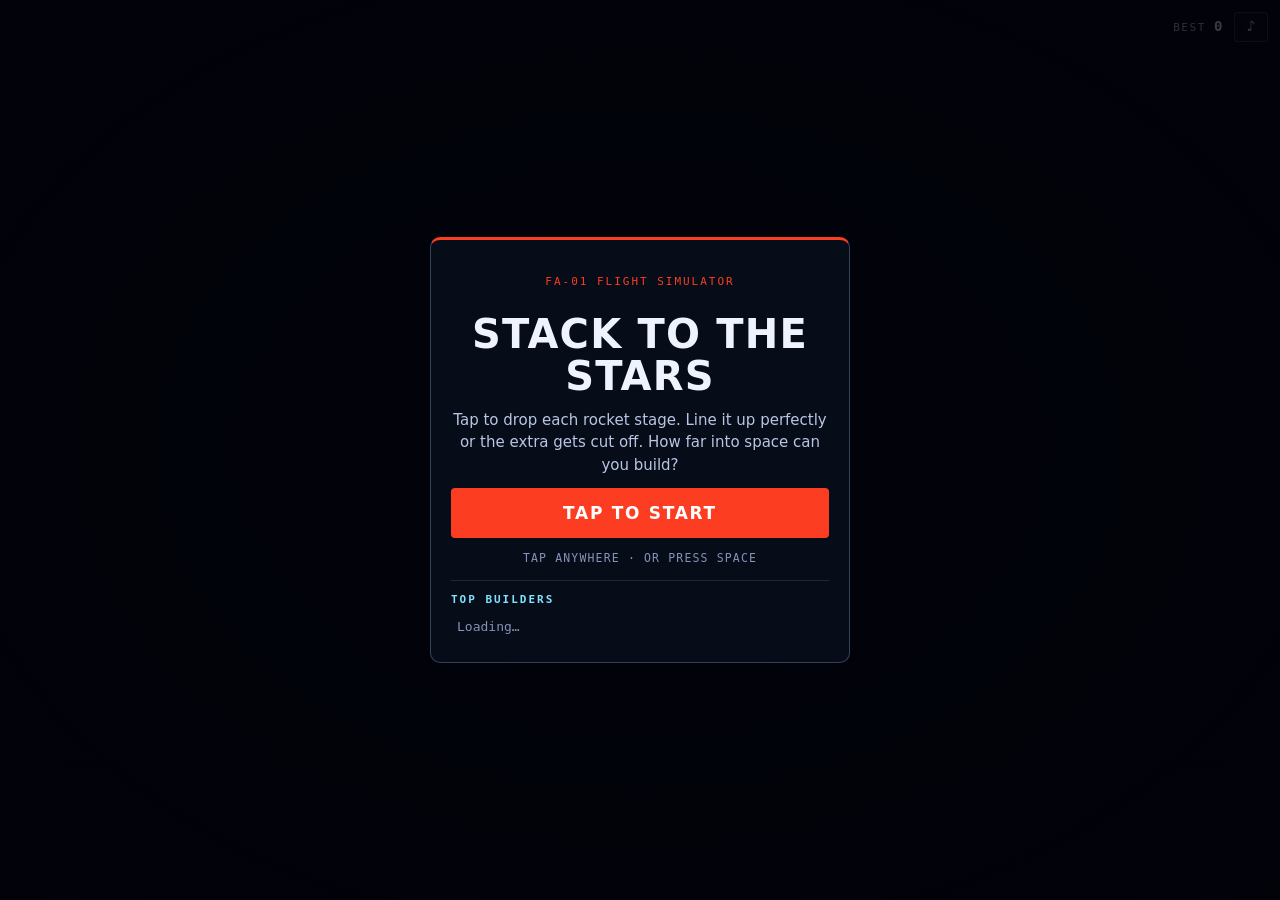
<file: games/lander/index.html>
<!doctype html>
<html lang="en"><head><meta charset="utf-8"><title>Moved · Stack to the Stars</title>
<meta http-equiv="refresh" content="0; url=/games/stack"><link rel="canonical" href="/games/stack"></head>
<body style="background:#02030a;color:#eef3ff;font-family:system-ui,sans-serif"><p>The simulator has a new game. <a style="color:#7fe3ff" href="/games/stack">Play Stack to the Stars</a>.</p></body></html>
</file>
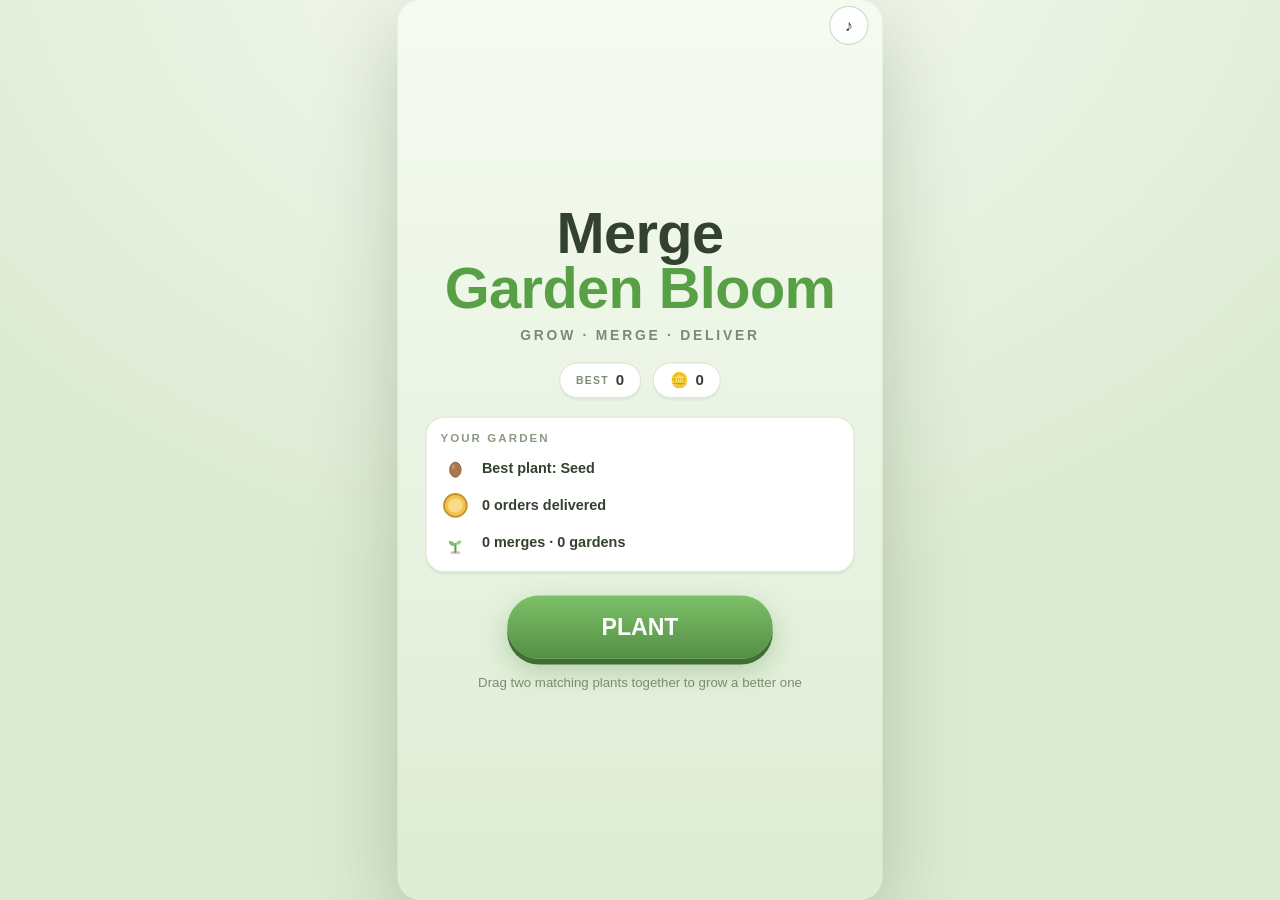
<file: games/merge-garden/index.html>
<!DOCTYPE html>
<html lang="en">
<head>
<meta charset="utf-8">
<meta name="viewport" content="width=device-width,initial-scale=1,maximum-scale=1,user-scalable=no,viewport-fit=cover">
<title>Merge Garden Bloom</title>
<style>
  *{box-sizing:border-box;-webkit-tap-highlight-color:transparent;margin:0;padding:0;}
  html,body{height:100%;overflow:hidden;background:#E4EFDC;
    font-family:"Segoe UI",-apple-system,BlinkMacSystemFont,Roboto,Helvetica,Arial,sans-serif;
    user-select:none;touch-action:none;}
  #fit{position:fixed;inset:0;display:flex;align-items:center;justify-content:center;
    background:radial-gradient(900px 700px at 50% -10%,#F6FAF2,#DCEAD2);}

  /* one logical stage scaled as a unit — identical layout at every size */
  #stage{--ui:1;position:relative;width:420px;height:780px;flex:0 0 auto;
    transform-origin:center center;overflow:hidden;border-radius:20px;
    background:radial-gradient(900px 700px at 50% -10%,#F5FAF0,#DDEBD3);
    box-shadow:0 24px 70px rgba(70,95,55,.28);}
  canvas{display:block;width:420px;height:780px;}

  .screen{position:absolute;inset:0;display:none;flex-direction:column;align-items:center;
    justify-content:center;padding:26px 24px;z-index:10;
    background:linear-gradient(180deg,rgba(246,251,242,.94),rgba(222,236,212,.96));}
  .screen.on{display:flex;}

  h1{font-size:50px;font-weight:800;line-height:.95;text-align:center;color:#33422F;letter-spacing:-.01em;}
  h1 .g{color:#57A046;}
  h2{font-size:28px;font-weight:800;text-align:center;color:#33422F;}
  .tag{color:#7C8B72;font-weight:800;font-size:calc(12px * var(--ui));letter-spacing:.2em;margin-top:10px;text-align:center;}

  .btn{border:none;cursor:pointer;font:inherit;font-weight:800;border-radius:999px;
    display:flex;align-items:center;justify-content:center;gap:8px;transition:transform .07s,filter .15s;}
  .btn:active{transform:translateY(3px);}
  .btn-lg{font-size:20px;padding:16px 0;width:230px;}
  .btn-md{font-size:calc(15px * var(--ui));padding:12px 0;width:200px;}
  .green{background:linear-gradient(180deg,#7CC167,#548E46);color:#fff;box-shadow:0 5px 0 #3F6F34,0 10px 24px rgba(84,142,70,.35);}
  .ghost{background:rgba(80,110,70,.10);color:#33422F;border:1px solid rgba(80,110,70,.22);}
  .gold{background:linear-gradient(180deg,#F0C24E,#C9912A);color:#fff;
    box-shadow:0 5px 0 #8A6A1E,0 10px 24px rgba(201,145,42,.35);font-size:calc(15px * var(--ui));}

  .chips{display:flex;gap:10px;margin-top:16px;}
  .chip{background:#fff;border:1px solid #DCE7D5;border-radius:999px;padding:7px 14px;
    color:#33422F;font-weight:800;font-size:calc(13px * var(--ui));display:flex;align-items:center;gap:6px;
    box-shadow:0 2px 0 rgba(90,120,80,.08);}
  .chip .lbl{font-size:calc(9px * var(--ui));letter-spacing:.12em;color:#7C8B72;}

  .panel{width:100%;background:#fff;border:1px solid #DCE7D5;border-radius:16px;padding:12px;margin-top:16px;
    box-shadow:0 2px 0 rgba(90,120,80,.07);}
  .panel h3{font-size:calc(10px * var(--ui));letter-spacing:.18em;color:#8B9A82;font-weight:800;margin-bottom:8px;}
  .row{display:flex;align-items:center;gap:10px;font-size:calc(12.5px * var(--ui));color:#33422F;font-weight:700;margin-bottom:6px;}
  .row:last-child{margin-bottom:0;}
  .row .ic{width:26px;height:26px;flex:0 0 auto;}
  /* an SVG with no explicit size falls back to 300x150 and bursts its box —
     Playgama's self-check fails games with interface elements cut off */
  .row .ic svg{width:100%;height:100%;display:block;}
  #fBest.row{align-items:center;}

  #topbar{position:absolute;top:0;left:0;right:0;height:44px;z-index:12;display:flex;
    align-items:center;gap:8px;padding:0 12px;pointer-events:none;}
  #topbar .sp{flex:1;}
  .icobtn{pointer-events:auto;min-width:34px;height:34px;border-radius:999px;padding:0 10px;
    border:1px solid #CFDCC6;background:rgba(255,255,255,.9);color:#33422F;cursor:pointer;
    display:flex;align-items:center;justify-content:center;font-size:14px;font-weight:800;}
  .hide{display:none!important;}

  .note{color:#7C8B72;font-size:calc(11.5px * var(--ui));text-align:center;margin-top:12px;line-height:1.5;}
  .big{font-size:42px;font-weight:800;color:#C9912A;text-align:center;}
  .sub{font-size:calc(10.5px * var(--ui));letter-spacing:.16em;color:#8B9A82;font-weight:800;text-align:center;margin-top:2px;}
  #boot{position:absolute;inset:0;z-index:30;display:flex;align-items:center;justify-content:center;
    background:#EEF6E8;color:#7C8B72;font-weight:800;font-size:14px;}
</style>
</head>
<body>
<div id="fit"><div id="stage">
  <canvas id="cv"></canvas>

  <div id="topbar">
    <button class="icobtn hide" id="btnMenuBtn" aria-label="Back to menu">☰</button>
    <div class="sp"></div>
    <button class="icobtn hide" id="btnSkip" aria-label="Skip tutorial">SKIP</button>
    <button class="icobtn" id="btnSound" aria-label="Sound on or off">♪</button>
  </div>

  <div id="boot">Loading…</div>

  <!-- MENU -->
  <div class="screen" id="scMenu">
    <h1>Merge<br><span class="g">Garden Bloom</span></h1>
    <div class="tag">GROW · MERGE · DELIVER</div>
    <div class="chips">
      <div class="chip"><span class="lbl">BEST</span><span id="mBest">0</span></div>
      <div class="chip">🪙<span id="mCoins">0</span></div>
    </div>
    <div class="panel"><h3>YOUR GARDEN</h3><div id="mStats"></div></div>
    <button class="btn btn-lg green" id="btnPlay" style="margin-top:20px">PLANT</button>
    <div class="note" id="mHint">Drag two matching plants together to grow a better one</div>
  </div>

  <!-- GARDEN FULL -->
  <div class="screen" id="scFull">
    <h2>Garden is full!</h2>
    <div class="note" style="margin-top:6px">No space left and nothing left to merge.</div>
    <div class="big" id="fCoins" style="margin-top:16px">0</div>
    <div class="sub">COINS THIS GARDEN</div>
    <div class="chips">
      <div class="chip"><span class="lbl">MERGES</span><span id="fMerges">0</span></div>
      <div class="chip"><span class="lbl">ORDERS</span><span id="fOrders">0</span></div>
    </div>
    <div class="panel"><h3>BEST PLANT GROWN</h3><div id="fBest" class="row"></div></div>
    <button class="btn btn-lg gold hide" id="btnRevive" style="margin-top:16px">▶ WATCH AD — CLEAR 3 PLANTS</button>
    <button class="btn btn-lg green" id="btnNew" style="margin-top:12px">NEW GARDEN</button>
    <button class="btn btn-md ghost" id="btnToMenu" style="margin-top:10px">MENU</button>
  </div>
</div></div>

<script>

/* Playgama Bridge adapter.
   Progress goes through bridge.storage only, as their self-check requires. */
const PF = {
  name: 'portfolio',
  ok: false,
  _pause: [], _audio: [],

  async init(){
    if (typeof bridge === 'undefined') return;                 // never hard-fail
    try {
      await bridge.initialize();
      this.ok = true;

      bridge.platform.on(bridge.EVENT_NAME.PAUSE_STATE_CHANGED,
        isPaused => this._pause.forEach(cb => cb(!!isPaused)));

      bridge.platform.on(bridge.EVENT_NAME.AUDIO_STATE_CHANGED,
        enabled => this._audio.forEach(cb => cb(!!enabled)));

      /* an ad opening must silence the game */
      bridge.advertisement.on(bridge.EVENT_NAME.INTERSTITIAL_STATE_CHANGED, state => {
        const playing = (state === 'opened' || state === 'loading');
        this._audio.forEach(cb => cb(!playing && this.audioAllowed()));
        this._pause.forEach(cb => cb(state === 'opened'));
      });

      /* Their docs are explicit: grant on 'rewarded' only. Granting on
         'closed' would let players claim without watching.
         _pending guards against a stray event from an earlier request
         being counted towards the current one. */
      bridge.advertisement.on(bridge.EVENT_NAME.REWARDED_STATE_CHANGED, state => {
        if (state === 'opened'){
          this._audio.forEach(cb => cb(false));
          this._pause.forEach(cb => cb(true));
        }
        /* Their example grants at exactly this point, so do the same: the
           reward is handed over the instant the state is 'rewarded', and never
           anywhere else. If 'closed' or 'failed' arrives first, the request is
           settled as a refusal and a late 'rewarded' can no longer pay out. */
        if (state === 'rewarded'){
          if (this._pending) this._settle(true);
        }
        if (state === 'closed' || state === 'failed'){
          this._pause.forEach(cb => cb(false));
          this._audio.forEach(cb => cb(this.audioAllowed()));
          this._settle(false);
        }
      });

      bridge.advertisement.setMinimumDelayBetweenInterstitial(60);
    } catch(e){}
  },

  _settle(v){
    const r = this._resolve;
    this._resolve = null; this._earned = false; this._pending = false;
    if (r) r(v);
  },
  /* their docs: check this before showing a rewarded-ad button */
  hasRewarded(){
    try { return this.ok && bridge.advertisement.isRewardedSupported !== false; }
    catch(e){ return false; }
  },
  rewarded(placement){
    /* No reward is ever handed out without a real 'rewarded' event —
       not on a failed SDK, not on an early close. */
    if (!this.ok) return Promise.resolve(false);
    if (this._resolve) return Promise.resolve(false); // one at a time
    return new Promise(res => {
      this._resolve = res; this._earned = false; this._pending = true;
      /* if the SDK never reports back, don't leave the button dead */
      const t = setTimeout(() => this._settle(false), 45000);
      const wrapped = this._resolve;
      this._resolve = v => { clearTimeout(t); wrapped(v); };
      try { bridge.advertisement.showRewarded(placement || 'reward'); }
      catch(e){ this._settle(false); }
    });
  },

  ready(){
    try { if (this.ok) bridge.platform.sendMessage('game_ready'); } catch(e){}
  },

  async get(k){
    if (!this.ok) { try { return localStorage.getItem('mgb_' + k); } catch(e){ return null; } }
    try { const d = await bridge.storage.get([k]); return d && d[0] != null ? d[0] : null; }
    catch(e){ return null; }
  },

  async set(k, v){
    if (!this.ok) { try { localStorage.setItem('mgb_' + k, v); } catch(e){} return; }
    try { await bridge.storage.set([k], [v]); } catch(e){}
  },

  audioAllowed(){
    try { return this.ok ? bridge.platform.isAudioEnabled !== false : true; } catch(e){ return true; }
  },

  onPause(cb){ this._pause.push(cb); },
  onAudio(cb){ this._audio.push(cb); },

  interstitial(placement){
    try { if (this.ok) bridge.advertisement.showInterstitial(placement || 'garden_full'); } catch(e){}
  }
};

</script>

<script>
(function(){
"use strict";

/* ══════════════ STAGE ══════════════ */
const SW=420, SH=780;
const stage=document.getElementById('stage');
let UIK=1;
function fit(){
  const k=Math.min(window.innerWidth/SW, window.innerHeight/SH);
  stage.style.transform='scale('+k+')';
  UIK=Math.min(1.42, Math.max(1, 0.82/k));
  stage.style.setProperty('--ui', UIK);
}
window.addEventListener('resize',fit); fit();

const cv=document.getElementById('cv');
const cx=cv.getContext('2d');
const DPR=Math.min(window.devicePixelRatio||1,2);
cv.width=SW*DPR; cv.height=SH*DPR; cx.setTransform(DPR,0,0,DPR,0,0);

/* ══════════════ PLANTS ══════════════ */
/* the xmlns is required: without it these load fine as DOM markup but fail
   silently when used as an <img> source on the canvas */
const S=i=>'<svg xmlns="http://www.w3.org/2000/svg" viewBox="0 0 100 100">'+i+'</svg>';
const TIERS=[
  {name:"Seed",pay:5,art:S(
    '<ellipse cx="50" cy="54" rx="19" ry="25" fill="#A8764F"/>'+
    '<ellipse cx="50" cy="54" rx="19" ry="25" fill="none" stroke="#8A5D3B" stroke-width="3"/>'+
    '<ellipse cx="43" cy="45" rx="6" ry="9" fill="#C79268" opacity=".85"/>')},
  {name:"Sprout",pay:12,art:S(
    '<path d="M50 82V56" stroke="#5C9E4C" stroke-width="7" stroke-linecap="round"/>'+
    '<path d="M50 62c-2-12-12-18-22-16 0 12 10 19 22 16z" fill="#7CC26A"/>'+
    '<path d="M50 58c2-11 11-16 20-14 0 11-9 17-20 14z" fill="#96D384"/>'+
    '<ellipse cx="50" cy="84" rx="17" ry="5" fill="#B58A63" opacity=".5"/>')},
  {name:"Leaf",pay:28,art:S(
    '<path d="M50 86V50" stroke="#4E8C41" stroke-width="6" stroke-linecap="round"/>'+
    '<path d="M50 52C26 52 16 34 20 14c22-2 34 16 30 38z" fill="#63B152"/>'+
    '<path d="M50 52C74 52 84 34 80 14 58 12 46 30 50 52z" fill="#7FC96D"/>'+
    '<path d="M50 50 30 22M50 50 70 22" stroke="#4E8C41" stroke-width="3" stroke-linecap="round"/>')},
  {name:"Bud",pay:60,art:S(
    '<path d="M50 88V52" stroke="#4E8C41" stroke-width="6" stroke-linecap="round"/>'+
    '<path d="M50 70c-14 0-20-8-19-18 12-2 19 6 19 18z" fill="#63B152"/>'+
    '<path d="M50 36c11 0 18 9 18 20s-8 18-18 18-18-7-18-18 7-20 18-20z" fill="#F2A0B8"/>'+
    '<path d="M50 36c8 3 12 11 12 20s-4 16-12 18z" fill="#F7BDCE"/>'+
    '<path d="M50 30c3 0 5 3 5 7h-10c0-4 2-7 5-7z" fill="#E07A9A"/>')},
  {name:"Blossom",pay:130,art:S(
    '<path d="M50 90V56" stroke="#4E8C41" stroke-width="6" stroke-linecap="round"/>'+
    '<path d="M50 74c-14 0-20-8-19-18 12-2 19 6 19 18z" fill="#63B152"/>'+
    '<g><ellipse cx="50" cy="22" rx="13" ry="16" fill="#F58FAF"/>'+
    '<ellipse cx="76" cy="40" rx="13" ry="16" fill="#F58FAF" transform="rotate(72 76 40)"/>'+
    '<ellipse cx="66" cy="66" rx="13" ry="16" fill="#F58FAF" transform="rotate(144 66 66)"/>'+
    '<ellipse cx="34" cy="66" rx="13" ry="16" fill="#F58FAF" transform="rotate(216 34 66)"/>'+
    '<ellipse cx="24" cy="40" rx="13" ry="16" fill="#F58FAF" transform="rotate(288 24 40)"/></g>'+
    '<circle cx="50" cy="44" r="13" fill="#FBD86B"/><circle cx="50" cy="44" r="7" fill="#F2B93C"/>')},
  {name:"Sunflower",pay:280,art:S(
    '<path d="M50 92V60" stroke="#4E8C41" stroke-width="7" stroke-linecap="round"/>'+
    '<path d="M50 78c-15 0-22-9-21-20 13-2 21 7 21 20z" fill="#63B152"/>'+
    '<path d="M50 76c15 0 21-8 20-18-12-2-20 6-20 18z" fill="#7FC96D"/>'+
    '<g fill="#F7C33F">'+
    '<ellipse cx="50" cy="12" rx="8" ry="15"/><ellipse cx="77" cy="21" rx="8" ry="15" transform="rotate(45 77 21)"/>'+
    '<ellipse cx="86" cy="42" rx="8" ry="15" transform="rotate(90 86 42)"/><ellipse cx="77" cy="63" rx="8" ry="15" transform="rotate(135 77 63)"/>'+
    '<ellipse cx="50" cy="72" rx="8" ry="15"/><ellipse cx="23" cy="63" rx="8" ry="15" transform="rotate(45 23 63)"/>'+
    '<ellipse cx="14" cy="42" rx="8" ry="15" transform="rotate(90 14 42)"/><ellipse cx="23" cy="21" rx="8" ry="15" transform="rotate(135 23 21)"/></g>'+
    '<circle cx="50" cy="42" r="18" fill="#7A5230"/><circle cx="50" cy="42" r="12" fill="#9B6A3E"/>'+
    '<circle cx="45" cy="37" r="3" fill="#C08A52"/><circle cx="55" cy="45" r="3" fill="#C08A52"/>')},
  {name:"Potted Plant",pay:560,art:S(
    '<path d="M50 62V44" stroke="#4E8C41" stroke-width="6" stroke-linecap="round"/>'+
    '<path d="M50 48C30 48 20 34 22 16c20-2 30 14 28 32z" fill="#5FAE4E"/>'+
    '<path d="M50 46c20 0 30-14 28-32-20-2-30 14-28 32z" fill="#7FC96D"/>'+
    '<path d="M26 62h48l-6 30H32z" fill="#E08A5F"/>'+
    '<path d="M50 62h24l-6 30H50z" fill="#C8734B"/>'+
    '<rect x="21" y="55" width="58" height="12" rx="5" fill="#EF9B70"/>'+
    '<rect x="50" y="55" width="29" height="12" rx="5" fill="#D8825A"/>')},
  {name:"Blossom Tree",pay:1100,art:S(
    '<path d="M50 92V56M50 68 34 54M50 62l16-14" stroke="#8A5D3B" stroke-width="8" stroke-linecap="round"/>'+
    '<circle cx="32" cy="42" r="20" fill="#F9AFC7"/><circle cx="68" cy="42" r="20" fill="#F9AFC7"/>'+
    '<circle cx="50" cy="26" r="22" fill="#FBC2D5"/><circle cx="50" cy="46" r="20" fill="#F79FBC"/>'+
    '<circle cx="38" cy="22" r="4" fill="#FFF" opacity=".7"/><circle cx="62" cy="34" r="3" fill="#FFF" opacity=".7"/>'+
    '<circle cx="70" cy="50" r="3.5" fill="#FFF" opacity=".7"/>'+
    '<ellipse cx="50" cy="93" rx="24" ry="5" fill="#8FBF7E" opacity=".45"/>')},
  {name:"Golden Tree",pay:2600,art:S(
    '<path d="M50 92V54M50 68 32 52M50 60l18-14" stroke="#B07E2E" stroke-width="8" stroke-linecap="round"/>'+
    '<circle cx="31" cy="40" r="20" fill="#E8B23C"/><circle cx="69" cy="40" r="20" fill="#E8B23C"/>'+
    '<circle cx="50" cy="24" r="22" fill="#F7D264"/><circle cx="50" cy="45" r="20" fill="#EFC24E"/>'+
    '<path d="M50 8l3 7 7 3-7 3-3 7-3-7-7-3 7-3z" fill="#FFF6D6"/>'+
    '<path d="M22 30l2 5 5 2-5 2-2 5-2-5-5-2 5-2z" fill="#FFF6D6"/>'+
    '<path d="M79 48l2 5 5 2-5 2-2 5-2-5-5-2 5-2z" fill="#FFF6D6"/>'+
    '<ellipse cx="50" cy="93" rx="24" ry="5" fill="#D9B764" opacity=".45"/>')}
];
const MAXT=TIERS.length-1;
const COIN='<svg viewBox="0 0 100 100"><circle cx="50" cy="50" r="38" fill="#F0C24E" stroke="#C9912A" stroke-width="6"/><circle cx="50" cy="50" r="24" fill="#F8DC8C"/></svg>';

/* ══════════════ AUDIO ══════════════ */
const AU={
  ctx:null,master:null,mus:null,sfx:null,ready:false,playing:false,
  step:0,nextT:0,timer:null,allowed:true,
  init(){
    if(this.ready)return;
    const AC=window.AudioContext||window.webkitAudioContext; if(!AC)return;
    this.ctx=new AC();
    this.master=this.ctx.createGain(); this.master.gain.value=this.want();
    this.master.connect(this.ctx.destination);
    this.mus=this.ctx.createGain(); this.mus.gain.value=0.15; this.mus.connect(this.master);
    this.sfx=this.ctx.createGain(); this.sfx.gain.value=0.30; this.sfx.connect(this.master);
    this.ready=true;
  },
  want(){ return (D.sound && this.allowed) ? 0.9 : 0; },
  apply(){ if(this.master) this.master.gain.setTargetAtTime(this.want(), this.ctx.currentTime, 0.02); },
  resume(){ if(this.ctx&&this.ctx.state==='suspended') this.ctx.resume(); },
  /* the portals require audio to stop for ads and when the tab is hidden */
  setAllowed(v){ this.allowed=v; this.apply(); if(!v) this.stopMusic(); },
  setOn(v){ D.sound=v; saveSoon(); this.apply(); },
  tone(f,dur,type,g0,slide){
    if(!this.ready)return; const t=this.ctx.currentTime;
    const o=this.ctx.createOscillator(),g=this.ctx.createGain();
    o.type=type||'sine'; o.frequency.setValueAtTime(f,t);
    if(slide) o.frequency.exponentialRampToValueAtTime(Math.max(20,slide),t+dur);
    g.gain.setValueAtTime(0,t); g.gain.linearRampToValueAtTime(g0,t+0.01);
    g.gain.exponentialRampToValueAtTime(0.0008,t+dur);
    o.connect(g); g.connect(this.sfx); o.start(t); o.stop(t+dur+0.02);
  },
  play(n){
    if(!this.ready||!D.sound||!this.allowed)return;
    switch(n){
      case 'plant': this.tone(300,0.13,'triangle',0.12,460); break;
      case 'merge': [523,659,784].forEach((f,i)=>setTimeout(()=>this.tone(f,0.20,'triangle',0.10),i*40)); break;
      case 'deliver':[784,988,1175].forEach((f,i)=>setTimeout(()=>this.tone(f,0.22,'sine',0.11),i*55)); break;
      case 'newtier':[523,659,784,1047].forEach((f,i)=>setTimeout(()=>this.tone(f,0.30,'triangle',0.11),i*80)); break;
      case 'ui': this.tone(520,0.06,'sine',0.09); break;
      case 'nope': this.tone(180,0.14,'sine',0.09,130); break;
      case 'full': [392,330,262].forEach((f,i)=>setTimeout(()=>this.tone(f,0.32,'sine',0.10),i*130)); break;
    }
  },
  /* warm major bed: C - Am - F - G at ~90bpm */
  CH:[[130.81,261.63,329.63,392.00],[110,220,261.63,329.63],[87.31,174.61,220,261.63],[98,196,246.94,293.66]],
  startMusic(){
    if(!this.ready||this.playing||!D.sound||!this.allowed)return;
    this.playing=true; this.step=0; this.nextT=this.ctx.currentTime+0.06;
    this.timer=setInterval(()=>this.sched(),60);
  },
  stopMusic(){ this.playing=false; if(this.timer){clearInterval(this.timer); this.timer=null;} },
  sched(){
    if(!this.playing)return;
    const SPB=0.1667;
    while(this.nextT<this.ctx.currentTime+0.25){
      const s=this.step, bar=Math.floor(s/16)%4, ch=this.CH[bar], t=this.nextT, g16=s%16;
      if(g16%8===0){
        const o=this.ctx.createOscillator(),g=this.ctx.createGain(),f=this.ctx.createBiquadFilter();
        f.type='lowpass'; f.frequency.value=520;
        o.type='triangle'; o.frequency.setValueAtTime(ch[0],t);
        g.gain.setValueAtTime(0,t); g.gain.linearRampToValueAtTime(0.26,t+0.05);
        g.gain.exponentialRampToValueAtTime(0.001,t+1.0);
        o.connect(f); f.connect(g); g.connect(this.mus); o.start(t); o.stop(t+1.05);
      }
      if(g16%4===2){
        const n=ch[1+((s>>2)%3)];
        const o=this.ctx.createOscillator(),g=this.ctx.createGain();
        o.type='sine'; o.frequency.setValueAtTime(n*2,t);
        g.gain.setValueAtTime(0,t); g.gain.linearRampToValueAtTime(0.075,t+0.02);
        g.gain.exponentialRampToValueAtTime(0.001,t+0.5);
        o.connect(g); g.connect(this.mus); o.start(t); o.stop(t+0.52);
      }
      if(g16===0){
        ch.slice(1).forEach(n=>{
          const o=this.ctx.createOscillator(),g=this.ctx.createGain();
          o.type='sine'; o.frequency.setValueAtTime(n,t);
          g.gain.setValueAtTime(0,t); g.gain.linearRampToValueAtTime(0.04,t+0.35);
          g.gain.linearRampToValueAtTime(0,t+2.6);
          o.connect(g); g.connect(this.mus); o.start(t); o.stop(t+2.65);
        });
      }
      this.nextT+=SPB; this.step++;
    }
  }
};

/* ══════════════ DATA ══════════════ */
const DEF={best:0,coins:0,sound:true,taught:false,gardens:0,totalMerges:0,totalOrders:0,bestTier:0,run:null};
let D=Object.assign({},DEF);
let saveTimer=null;
function saveSoon(){ clearTimeout(saveTimer); saveTimer=setTimeout(()=>PF.set('mgb', JSON.stringify(D)),400); }
/* the whole plot is part of progress: reloading must hand back the same garden */
function saveRun(){
  if(!G||G.over||G.tut.on){ return; }
  D.run={ grid:G.grid.map(c=>c?c.t:null), energy:G.energy, coins:G.coins, seen:G.seen,
          merges:G.merges, orders:G.orders, bestTier:G.bestTier,
          orderList:G.orderList.map(o=>({t:o.t,pay:o.pay})), revived:!!G.revived };
  saveSoon();
}
function clearRun(){ D.run=null; saveSoon(); }
function restoreRun(r){
  newGarden(false);
  G.grid=r.grid.map(t=>t===null||t===undefined?null:{t});
  G.energy=Math.max(0,Math.min(MAXE, r.energy|0));
  G.coins=r.coins|0; G.seen=r.seen|0;
  G.merges=r.merges|0; G.orders=r.orders|0; G.bestTier=r.bestTier|0;
  G.revived=!!r.revived;
  if(Array.isArray(r.orderList)&&r.orderList.length===3) G.orderList=r.orderList.map(o=>({t:o.t,pay:o.pay}));
}

/* ══════════════ GAME STATE ══════════════ */
const COLS=5,ROWS=5,SIZE=25, MAXE=30, EMS=2600, START_E=22;
let G=null;
function newGarden(tut){
  G={ grid:new Array(SIZE).fill(null), energy:START_E, coins:0, seen:0,
      merges:0, orders:0, bestTier:0,
      sel:-1, busy:false, over:false, paused:false, revived:false,
      tut:{on:!!tut,step:0,done:!tut,armed:false},
      orderList:[], eAcc:0, adHold:0, pops:[], t:0 };
  for(let i=0;i<3;i++) G.orderList.push(makeOrder());
  if(tut){ G.grid[12]={t:0}; G.grid[7]={t:0}; }
  else { G.grid[12]={t:0}; G.grid[7]={t:0}; G.grid[17]={t:1}; G.seen=1; }
}
function makeOrder(){
  const top=Math.max(1,Math.min((G?G.seen:1)+1,MAXT));
  const low=Math.max(1,top-2);
  const t=low+Math.floor(Math.random()*(top-low+1));
  return {t,pay:Math.round(TIERS[t].pay*(1.5+Math.random()*0.5))};
}

/* ══════════════ DOM ══════════════ */
const boot=document.getElementById('boot');
const btnSound=document.getElementById('btnSound');
const btnSkip=document.getElementById('btnSkip');
const btnMenuBtn=document.getElementById('btnMenuBtn');
const SCREENS=['scMenu','scFull'];
function show(id){ SCREENS.forEach(s=>document.getElementById(s).classList.toggle('on',s===id)); }
function hideAll(){ SCREENS.forEach(s=>document.getElementById(s).classList.remove('on')); }

/* ══════════════ LAYOUT ══════════════ */
let BX=0,BY=0,BW=0,CS=0,GAP=8;
const BTN={x:0,y:0,w:0,h:0};
const ADBTN={x:146,y:79,w:92,h:28};   // always on screen when energy < max
function layout(){
  const pad=16;
  BW=Math.min(SW-pad*2, 372);
  BX=(SW-BW)/2; BY=150;
  CS=(BW-GAP*4-22)/5;
  BTN.w=190; BTN.h=58; BTN.x=(SW-BTN.w)/2; BTN.y=BY+BW+34;
}
layout();
const cellRect=i=>{
  const c=i%5,r=(i/5)|0;
  return {x:BX+11+c*(CS+GAP), y:BY+11+r*(CS+GAP), w:CS, h:CS};
};
const orderRect=i=>({x:22+i*((SW-44-16)/3+8), y:BY+BW+108, w:(SW-44-16)/3, h:62});

/* ══════════════ INPUT ══════════════ */
let drag=null;
function ptIn(r,x,y){ return x>=r.x&&x<=r.x+r.w&&y>=r.y&&y<=r.y+r.h; }
function toStage(e){
  const r=cv.getBoundingClientRect();
  return {x:(e.clientX-r.left)*(SW/r.width), y:(e.clientY-r.top)*(SH/r.height)};
}
cv.addEventListener('pointerdown',e=>{
  if(!G||G.over||G.paused)return;
  AU.init(); AU.resume();
  const p=toStage(e);
  if(G.energy<MAXE && PF.hasRewarded() && ptIn(ADBTN,p.x,p.y)){ watchForEnergy(); return; }
  if(ptIn(BTN,p.x,p.y)){ plant(); return; }
  for(let i=0;i<SIZE;i++){
    if(G.grid[i]&&ptIn(cellRect(i),p.x,p.y)){
      drag={from:i,x:p.x,y:p.y,moved:false};
      cv.setPointerCapture(e.pointerId);
      return;
    }
  }
});
cv.addEventListener('pointermove',e=>{
  if(!drag)return;
  const p=toStage(e); drag.x=p.x; drag.y=p.y; drag.moved=true;
});
cv.addEventListener('pointerup',e=>{
  if(!drag)return;
  const d=drag; drag=null;
  const p=toStage(e);
  for(let i=0;i<SIZE;i++){
    if(i!==d.from&&ptIn(cellRect(i),p.x,p.y)){ dropOn(d.from,i); return; }
  }
  for(let i=0;i<3;i++){
    if(G.orderList[i]&&ptIn(orderRect(i),p.x,p.y)){ deliver(d.from,i); return; }
  }
});
cv.addEventListener('pointercancel',()=>{drag=null;});

/* ══════════════ ACTIONS ══════════════ */
let adBusy=false;
/* out of energy is the moment the player actually WANTS an ad — the highest
   paying format offered exactly where it helps them */
function watchForEnergy(){
  if(adBusy||!G||G.over) return;
  adBusy=true; G.adHold=0; G.eAcc=0;
  AU.play('ui');
  pop(BTN.x+BTN.w/2, BTN.y-10, 'Loading ad…', '#7C8B72', 14);
  PF.rewarded('energy').then(ok=>{
    adBusy=false;
    if(ok){
      G.energy=Math.min(MAXE, G.energy+15);
      pop(BTN.x+BTN.w/2, BTN.y-10, '+15 energy!', '#548E46', 18);
      AU.play('newtier');
    } else {
      /* say it plainly: nothing was given */
      G.adHold=5;
      pop(SW/2, BY-24, 'NO REWARD — AD CLOSED EARLY', '#C0392B', 15);
      pop(BTN.x+BTN.w/2, BTN.y-10, 'Energy unchanged', '#C96A4A', 13);
    }
  }).catch(()=>{ adBusy=false; });
}
function plant(){
  if(G.energy<=0){ watchForEnergy(); return; }
  const open=[]; for(let i=0;i<SIZE;i++) if(!G.grid[i]) open.push(i);
  if(!open.length){ AU.play('nope'); pop(BTN.x+BTN.w/2,BTN.y-8,'No space','#C96A4A',15); return; }
  const s=open[Math.floor(Math.random()*open.length)];
  G.energy--; G.grid[s]={t:0,anim:0};
  AU.play('plant');
  saveRun();
  if(G.tut.on&&G.tut.step===0){ G.tut.step=1; G.tut.armed=false; }
  checkFull();
}
function dropOn(a,b){
  const A=G.grid[a],B=G.grid[b];
  if(!A)return;
  if(B&&B.t===A.t&&A.t<MAXT){
    G.grid[a]=null; G.grid[b]={t:A.t+1,anim:1};
    G.merges++; D.totalMerges++;
    AU.play('merge');
    pop(cellRect(b).x+CS/2, cellRect(b).y, TIERS[A.t+1].name, '#548E46', 15);
    if(A.t+1>G.seen){
      G.seen=A.t+1;
      if(A.t+1>D.bestTier){ D.bestTier=A.t+1; }
      if(A.t+1>G.bestTier) G.bestTier=A.t+1;
      AU.play('newtier');
      pop(SW/2, BY-16, 'NEW PLANT: '+TIERS[A.t+1].name, '#C9912A', 16);
      pruneOrders();
    }
    if(A.t+1>G.bestTier) G.bestTier=A.t+1;
    if(G.tut.on&&G.tut.step===1){ G.tut.step=2; G.tut.armed=false; }
    saveRun();
  } else {
    G.grid[b]=A; G.grid[a]=B||null; saveRun();
  }
  checkFull();
}
function deliver(from,oi){
  const o=G.orderList[oi], it=G.grid[from];
  if(!o||!it||it.t!==o.t){ AU.play('nope'); return; }
  G.coins+=o.pay; D.coins+=o.pay; G.orders++; D.totalOrders++;
  if(G.coins>D.best) D.best=G.coins;
  G.grid[from]=null;
  const r=orderRect(oi);
  pop(r.x+r.w/2, r.y, '+'+o.pay, '#C9912A', 18);
  AU.play('deliver');
  G.orderList[oi]=makeOrder();
  if(G.tut.on&&G.tut.step===2){ finishTut(); }
  saveRun();
  checkFull();
}
function pruneOrders(){
  const floor=Math.max(1,G.seen-2);
  for(let i=0;i<3;i++) if(G.orderList[i].t<floor) G.orderList[i]=makeOrder();
}
function pop(x,y,txt,c,s){ G.pops.push({x,y,txt,c,s:s||15,t:0}); }

function canMerge(){
  for(let i=0;i<SIZE;i++){
    const a=G.grid[i]; if(!a||a.t>=MAXT) continue;
    for(let j=i+1;j<SIZE;j++){ const b=G.grid[j]; if(b&&b.t===a.t) return true; }
  }
  return false;
}
function canDeliver(){
  return G.grid.some(c=>c&&G.orderList.some(o=>o&&o.t===c.t));
}
function checkFull(){
  if(G.over||G.tut.on)return;
  if(G.grid.every(c=>c)&&!canMerge()&&!canDeliver()) endGarden();
}
function endGarden(){
  G.over=true;
  D.gardens++; D.run=null; PF.set('mgb',JSON.stringify(D));
  AU.play('full');
  document.getElementById('fCoins').textContent=G.coins.toLocaleString('en-US');
  document.getElementById('fMerges').textContent=G.merges;
  document.getElementById('fOrders').textContent=G.orders;
  document.getElementById('fBest').innerHTML=
    '<div class="ic">'+TIERS[G.bestTier].art+'</div><div>'+TIERS[G.bestTier].name+'</div>';
  /* offer the continue only once per garden, so it stays a real choice */
  document.getElementById('btnRevive').classList.toggle('hide', G.revived===true || !PF.hasRewarded());
  show('scFull');
  btnMenuBtn.classList.add('hide');
  PF.interstitial('garden_full');   // a natural pause, exactly where the portals want it
}
function reviveGarden(){
  if(adBusy||!G) return;
  adBusy=true;
  const btn=document.getElementById('btnRevive');
  btn.textContent='LOADING…'; btn.disabled=true;
  PF.rewarded('continue').then(ok=>{
    adBusy=false;
    btn.textContent='▶ WATCH AD — CLEAR 3 PLANTS'; btn.disabled=false;
    if(!ok){ btn.textContent='Ad not finished — no reward'; return; }
    /* clear the three least valuable plants and hand the garden back */
    const idx=G.grid.map((c,i)=>({i,t:c?c.t:99})).sort((a,b)=>a.t-b.t).slice(0,3);
    idx.forEach(o=>{ G.grid[o.i]=null; });
    G.energy=Math.min(MAXE,G.energy+10);
    G.over=false; G.revived=true; G.fAcc=-2;   // brief grace before the next check
    saveRun();
    hideAll();
    btnMenuBtn.classList.remove('hide');
    AU.startMusic(); AU.play('newtier');
    pop(SW/2, BY+BW/2, 'Room to grow again!', '#548E46', 18);
  }).catch(()=>{ adBusy=false; btn.disabled=false; });
}

/* ══════════════ TUTORIAL ══════════════ */
const TUT=[
  {txt:'TAP TO PLANT A SEED'},
  {txt:'DRAG ONE SEED ONTO THE OTHER'},
  {txt:'DRAG A PLANT ONTO ITS ORDER'}
];
function finishTut(){
  G.tut.on=false; G.tut.done=true;
  D.taught=true; saveSoon();
  btnSkip.classList.add('hide');
  pop(SW/2, BY+BW/2, 'Your garden is yours now', '#548E46', 18);
  AU.play('newtier');
}
function skipTut(){
  if(!G||!G.tut.on)return;
  G.tut.on=false; G.tut.done=true; D.taught=true; saveSoon();
  btnSkip.classList.add('hide'); AU.play('ui');
}
/* make sure the tutorial can always be completed */
function tutMaintain(){
  const T=G.tut; if(!T.on)return;
  if(T.step===1){
    const seeds=G.grid.filter(c=>c&&c.t===0).length;
    if(seeds<2){ const open=G.grid.findIndex(c=>!c); if(open>=0) G.grid[open]={t:0,anim:0}; }
  }
  if(T.step===2 && !T.armed){
    /* guarantee one order matches something on the board */
    const have=G.grid.filter(Boolean).map(c=>c.t).sort((a,b)=>b-a)[0];
    if(have!==undefined){ G.orderList[0]={t:have,pay:Math.round(TIERS[have].pay*1.8)}; T.armed=true; }
  }
}

/* ══════════════ UPDATE ══════════════ */
function update(dt){
  if(!G||G.paused)return;
  G.t+=dt;
  if(!G.over){
    /* regen is frozen while an ad is on screen and for a moment after a
       refused reward — otherwise the counter ticking up right after an early
       ad close looks exactly like a reward that should not have been given. */
    if(G.adHold>0){ G.adHold-=dt; G.eAcc=0; }
    else if(adBusy){ G.eAcc=0; }
    else {
      G.eAcc+=dt*1000;
      while(G.eAcc>=EMS){ G.eAcc-=EMS; if(G.energy<MAXE) G.energy++; }
    }
    tutMaintain();
    /* watch for the dead end continuously. Checking only inside plant() meant a
       full board silently refused every tap with no end screen. */
    G.fAcc=(G.fAcc||0)+dt;
    if(G.fAcc>=0.25){ G.fAcc=0; checkFull(); }
  }
  for(let i=G.pops.length-1;i>=0;i--){ G.pops[i].t+=dt; if(G.pops[i].t>1.1) G.pops.splice(i,1); }
  for(let i=0;i<SIZE;i++){ const c=G.grid[i]; if(c&&c.anim>0) c.anim=Math.max(0,c.anim-dt*3); }
}

/* ══════════════ DRAW ══════════════ */
function rr(x,y,w,h,r){cx.beginPath();cx.roundRect(x,y,w,h,r);}
const svgCache={};
function drawSVG(art,x,y,w,h){
  let img=svgCache[art];
  if(!img){
    img=new Image();
    img.src='data:image/svg+xml;utf8,'+encodeURIComponent(art);
    svgCache[art]=img;
  }
  if(img.complete&&img.naturalWidth) cx.drawImage(img,x,y,w,h);
}
function draw(){
  cx.clearRect(0,0,SW,SH);
  const g=cx.createLinearGradient(0,0,0,SH);
  g.addColorStop(0,'#F5FAF0'); g.addColorStop(1,'#DDEBD3');
  cx.fillStyle=g; cx.fillRect(0,0,SW,SH);
  if(!G) return;

  /* header */
  cx.textAlign='left'; cx.font='800 '+(19*1).toFixed(0)+'px "Segoe UI",sans-serif';
  cx.fillStyle='#33422F'; cx.fillText('Merge Garden Bloom',18,66);

  /* energy + coins */
  const eW=118, eX=18, eY=80;
  cx.fillStyle='#fff'; rr(eX,eY,eW,26,13); cx.fill();
  cx.fillStyle='#DCEFD3'; rr(eX,eY,eW*(G.energy/MAXE),26,13); cx.fill();
  cx.strokeStyle='#DCE7D5'; cx.lineWidth=1.5; rr(eX,eY,eW,26,13); cx.stroke();
  cx.fillStyle='#33422F'; cx.font='800 13px "Segoe UI",sans-serif';
  cx.fillText('⚡ '+G.energy+'/'+MAXE, eX+11, eY+18);

  /* the rewarded offer must be findable at any time, not only at zero energy */
  if(G.energy<MAXE && PF.hasRewarded()){
    const pulse=(Math.sin(G.t*3)+1)/2;
    cx.fillStyle='#8A6A1E'; rr(ADBTN.x,ADBTN.y+2,ADBTN.w,ADBTN.h,999); cx.fill();
    const ag=cx.createLinearGradient(0,ADBTN.y,0,ADBTN.y+ADBTN.h);
    ag.addColorStop(0,'#F5CE62'); ag.addColorStop(1,'#D89E2E');
    cx.fillStyle=adBusy?'#C6CFC0':ag; rr(ADBTN.x,ADBTN.y,ADBTN.w,ADBTN.h,999); cx.fill();
    if(!adBusy){
      cx.strokeStyle='rgba(255,255,255,'+(0.25+pulse*0.5)+')'; cx.lineWidth=2;
      rr(ADBTN.x,ADBTN.y,ADBTN.w,ADBTN.h,999); cx.stroke();
    }
    cx.fillStyle='#fff'; cx.textAlign='center'; cx.font='800 12px "Segoe UI",sans-serif';
    cx.fillText(adBusy?'…':'▶ +15 ⚡', ADBTN.x+ADBTN.w/2, ADBTN.y+18);
  }

  cx.textAlign='right'; cx.font='800 17px "Segoe UI",sans-serif';
  cx.fillStyle='#C9912A'; cx.fillText('🪙 '+G.coins.toLocaleString('en-US'), SW-18, eY+19);

  /* board */
  cx.fillStyle='#fff'; rr(BX,BY,BW,BW,22); cx.fill();
  cx.strokeStyle='#DCE7D5'; cx.lineWidth=1.5; rr(BX,BY,BW,BW,22); cx.stroke();
  for(let i=0;i<SIZE;i++){
    const r=cellRect(i);
    cx.fillStyle='#FAFDF7'; rr(r.x,r.y,r.w,r.h,13); cx.fill();
    cx.strokeStyle='#E6EFE0'; cx.lineWidth=1.4; rr(r.x,r.y,r.w,r.h,13); cx.stroke();
    const c=G.grid[i];
    if(c && !(drag&&drag.from===i&&drag.moved)){
      const k=1+(c.anim||0)*0.25, s=r.w*0.80*k;
      drawSVG(TIERS[c.t].art, r.x+(r.w-s)/2, r.y+(r.h-s)/2, s, s);
    }
  }

  /* plant button */
  const pressed=false;
  const outOfEnergy = G.energy<=0;
  cx.fillStyle=outOfEnergy?'#8A6A1E':'#3F6F34'; rr(BTN.x,BTN.y+5,BTN.w,BTN.h,999); cx.fill();
  const bg=cx.createLinearGradient(0,BTN.y,0,BTN.y+BTN.h);
  if(outOfEnergy){ bg.addColorStop(0,'#F0C24E'); bg.addColorStop(1,'#C9912A'); }
  else { bg.addColorStop(0,'#7CC167'); bg.addColorStop(1,'#548E46'); }
  cx.fillStyle=adBusy?'#C6CFC0':bg; rr(BTN.x,BTN.y,BTN.w,BTN.h,999); cx.fill();
  cx.fillStyle='#fff'; cx.textAlign='center';
  if(adBusy){
    cx.font='800 16px "Segoe UI",sans-serif';
    cx.fillText('LOADING…', BTN.x+BTN.w/2, BTN.y+BTN.h/2+6);
  } else if(outOfEnergy){
    cx.font='800 15px "Segoe UI",sans-serif';
    cx.fillText('▶  WATCH AD', BTN.x+BTN.w/2, BTN.y+BTN.h/2-3);
    cx.font='800 12px "Segoe UI",sans-serif';
    cx.fillText('+15 ENERGY', BTN.x+BTN.w/2, BTN.y+BTN.h/2+15);
  } else {
    cx.font='800 20px "Segoe UI",sans-serif';
    cx.fillText('PLANT  🌱', BTN.x+BTN.w/2, BTN.y+BTN.h/2+7);
  }

  /* orders */
  cx.textAlign='left'; cx.font='800 '+(10*UIK).toFixed(1)+'px "Segoe UI",sans-serif';
  cx.fillStyle='#8B9A82'; cx.fillText('ORDERS', 22, BY+BW+98);
  for(let i=0;i<3;i++){
    const o=G.orderList[i]; if(!o)continue;
    const r=orderRect(i);
    const hot=drag&&drag.moved&&G.grid[drag.from]&&G.grid[drag.from].t===o.t;
    cx.fillStyle=hot?'#EAF6E3':'#fff'; rr(r.x,r.y,r.w,r.h,14); cx.fill();
    cx.strokeStyle=hot?'#6FAE5F':'#DCE7D5'; cx.lineWidth=hot?2.4:1.5; rr(r.x,r.y,r.w,r.h,14); cx.stroke();
    drawSVG(TIERS[o.t].art, r.x+7, r.y+8, 34, 34);
    cx.fillStyle='#C9912A'; cx.font='800 '+(13*UIK).toFixed(1)+'px "Segoe UI",sans-serif'; cx.textAlign='left';
    cx.fillText('🪙'+o.pay, r.x+46, r.y+29);
  }

  /* pops */
  G.pops.forEach(p=>{
    cx.globalAlpha=Math.max(0,1-p.t/1.1);
    cx.textAlign='center'; cx.font='800 '+p.s+'px "Segoe UI",sans-serif';
    cx.lineWidth=3.5; cx.strokeStyle='rgba(255,255,255,.9)';
    cx.strokeText(p.txt,p.x,p.y-p.t*34);
    cx.fillStyle=p.c; cx.fillText(p.txt,p.x,p.y-p.t*34);
  });
  cx.globalAlpha=1;

  if(G.tut.on) drawTut();

  /* dragged plant on top */
  if(drag&&drag.moved&&G.grid[drag.from]){
    const s=CS*0.95;
    cx.save(); cx.globalAlpha=.95;
    drawSVG(TIERS[G.grid[drag.from].t].art, drag.x-s/2, drag.y-s/2, s, s);
    cx.restore();
  }
}

function drawTut(){
  const T=G.tut, pulse=(Math.sin(G.t*4)+1)/2;
  cx.fillStyle='rgba(51,66,47,.86)';
  const bw=300,bh=34,bx=(SW-bw)/2,by=BY-40;
  rr(bx,by,bw,bh,999); cx.fill();
  cx.fillStyle='#fff'; cx.textAlign='center';
  cx.font='800 '+(13.5*UIK).toFixed(1)+'px "Segoe UI",sans-serif';
  cx.fillText(TUT[T.step].txt, SW/2, by+22);

  for(let i=0;i<TUT.length;i++){
    cx.beginPath(); cx.arc(SW/2+(i-1)*15, by+bh+11, 4, 0, 7);
    cx.fillStyle = i<T.step?'#7CC167':(i===T.step?'#33422F':'#C6D3BE'); cx.fill();
  }

  if(T.step===0){
    cx.strokeStyle='rgba(124,193,103,'+(0.45+pulse*0.5)+')'; cx.lineWidth=4;
    rr(BTN.x-7,BTN.y-7,BTN.w+14,BTN.h+14,999); cx.stroke();
    hand(BTN.x+BTN.w/2, BTN.y+BTN.h+16+pulse*5, pulse);
  }
  if(T.step===1){
    const seeds=[]; for(let i=0;i<SIZE;i++) if(G.grid[i]&&G.grid[i].t===0) seeds.push(i);
    if(seeds.length>=2){
      const a=cellRect(seeds[0]), b=cellRect(seeds[1]);
      cx.strokeStyle='rgba(124,193,103,'+(0.45+pulse*0.5)+')'; cx.lineWidth=4;
      rr(a.x-4,a.y-4,a.w+8,a.h+8,15); cx.stroke();
      rr(b.x-4,b.y-4,b.w+8,b.h+8,15); cx.stroke();
      cx.setLineDash([7,8]); cx.lineWidth=3;
      cx.beginPath(); cx.moveTo(a.x+a.w/2,a.y+a.h/2); cx.lineTo(b.x+b.w/2,b.y+b.h/2); cx.stroke();
      cx.setLineDash([]);
      const hx=a.x+a.w/2+(b.x-a.x)*pulse, hy=a.y+a.h/2+(b.y-a.y)*pulse;
      hand(hx,hy,pulse);
    }
  }
  if(T.step===2){
    const o=G.orderList[0];
    const src=G.grid.findIndex(c=>c&&o&&c.t===o.t);
    if(src>=0){
      const a=cellRect(src), r=orderRect(0);
      cx.strokeStyle='rgba(124,193,103,'+(0.45+pulse*0.5)+')'; cx.lineWidth=4;
      rr(a.x-4,a.y-4,a.w+8,a.h+8,15); cx.stroke();
      rr(r.x-4,r.y-4,r.w+8,r.h+8,16); cx.stroke();
      cx.setLineDash([7,8]); cx.lineWidth=3;
      cx.beginPath(); cx.moveTo(a.x+a.w/2,a.y+a.h/2); cx.lineTo(r.x+r.w/2,r.y+r.h/2); cx.stroke();
      cx.setLineDash([]);
      hand(a.x+a.w/2+(r.x+r.w/2-a.x-a.w/2)*pulse, a.y+a.h/2+(r.y+r.h/2-a.y-a.h/2)*pulse, pulse);
    }
  }
}
function hand(x,y,p){
  cx.save(); cx.translate(x,y);
  /* expanding tap ripple */
  cx.globalAlpha=(1-p)*0.5;
  cx.strokeStyle='#548E46'; cx.lineWidth=3;
  cx.beginPath(); cx.arc(0,0,9+p*15,0,7); cx.stroke();
  /* fingertip */
  cx.globalAlpha=1;
  cx.fillStyle='rgba(51,66,47,.30)'; cx.beginPath(); cx.arc(0,3,11,0,7); cx.fill();
  cx.fillStyle='#FFFFFF'; cx.beginPath(); cx.arc(0,0,10,0,7); cx.fill();
  cx.strokeStyle='#548E46'; cx.lineWidth=2.5;
  cx.beginPath(); cx.arc(0,0,10,0,7); cx.stroke();
  cx.fillStyle='#548E46'; cx.beginPath(); cx.arc(0,0,3.4,0,7); cx.fill();
  cx.restore(); cx.globalAlpha=1;
}

/* ══════════════ SCREENS ══════════════ */
function renderMenu(){
  const resuming = !!(D.run && D.taught);
  document.getElementById('btnPlay').textContent = resuming ? 'CONTINUE GARDEN' : 'PLANT';
  document.getElementById('mBest').textContent=D.best.toLocaleString('en-US');
  document.getElementById('mCoins').textContent=D.coins.toLocaleString('en-US');
  const host=document.getElementById('mStats');
  host.innerHTML=
    (resuming ? '<div class="row"><div class="ic">'+TIERS[Math.max(1,D.run.bestTier)].art+'</div><div>Garden in progress — <b>'+D.run.coins.toLocaleString('en-US')+' coins</b></div></div>' : '')+
    '<div class="row"><div class="ic">'+TIERS[D.bestTier].art+'</div><div>Best plant: <b>'+TIERS[D.bestTier].name+'</b></div></div>'+
    '<div class="row"><div class="ic">'+COIN+'</div><div>'+D.totalOrders.toLocaleString('en-US')+' orders delivered</div></div>'+
    '<div class="row"><div class="ic">'+TIERS[1].art+'</div><div>'+D.totalMerges.toLocaleString('en-US')+' merges · '+D.gardens+' gardens</div></div>';
}
function startGame(){
  AU.init(); AU.resume();
  if(D.run && D.taught){ restoreRun(D.run); }
  else { newGarden(!D.taught); clearRun(); }
  hideAll();
  btnMenuBtn.classList.remove('hide');
  btnSkip.classList.toggle('hide', D.taught);
  AU.startMusic();
}
function toMenu(){
  const wasPlaying=!!G;
  G=null; renderMenu(); show('scMenu');
  btnMenuBtn.classList.add('hide'); btnSkip.classList.add('hide');
  AU.stopMusic();
  if(wasPlaying) PF.interstitial('menu_return');
}
const on=(id,fn)=>document.getElementById(id).addEventListener('click',e=>{
  e.stopPropagation(); AU.init(); AU.resume(); AU.play('ui'); fn();
});
on('btnPlay',startGame);
on('btnNew',()=>{ clearRun(); newGarden(false); hideAll();
  btnMenuBtn.classList.remove('hide'); btnSkip.classList.add('hide'); AU.startMusic(); });
on('btnRevive',reviveGarden);
on('btnToMenu',toMenu);
on('btnMenuBtn',toMenu);
on('btnSkip',skipTut);
btnSound.addEventListener('click',e=>{
  e.stopPropagation(); AU.init(); AU.resume();
  const v=!D.sound; AU.setOn(v);
  btnSound.textContent=v?'♪':'✕';
  btnSound.setAttribute('aria-label', v?'Sound on':'Sound off');
  if(v&&G&&!G.over) AU.startMusic(); else AU.stopMusic();
  AU.play('ui');
});

/* ══════════════ LOOP ══════════════ */
let last=0,acc=0; const STEP=1/60;
function frame(ts){
  if(!last)last=ts;
  let dt=(ts-last)/1000; last=ts;
  dt=Math.min(dt,0.25);
  acc+=dt; let n=0;
  while(acc>=STEP&&n<20){ update(STEP); acc-=STEP; n++; }
  if(n>=20) acc=0;
  draw();
  requestAnimationFrame(frame);
}

/* ══════════════ BOOT ══════════════ */
(async function boot0(){
  try{ await PF.init(); }catch(e){}
  try{
    const raw=await PF.get('mgb');
    if(raw) D=Object.assign({},DEF,JSON.parse(raw));
  }catch(e){}

  btnSound.textContent=D.sound?'♪':'✕';
  AU.init();
  AU.setAllowed(PF.audioAllowed());

  PF.onPause(p=>{
    if(p && G && !G.over) { saveRun(); PF.set('mgb', JSON.stringify(D)); }
    if(G) G.paused=p;
    AU.setAllowed(!p && PF.audioAllowed());
    if(!p && D.sound && G && !G.over) AU.startMusic();
  });
  PF.onAudio(v=>{ AU.setAllowed(v); if(v&&D.sound&&G&&!G.over) AU.startMusic(); });

  boot.style.display='none';
  renderMenu(); show('scMenu');
  fit();
  requestAnimationFrame(frame);
  PF.ready();
})();

/* test hooks */
window.__G=()=>G; window.__D=()=>D; window.__PF=()=>PF;
window.__start=startGame; window.__plant=plant;
window.__drop=(a,b)=>dropOn(a,b); window.__deliver=(f,o)=>deliver(f,o);
window.__cell=cellRect; window.__order=orderRect; window.__btn=()=>BTN;
window.__skipTut=skipTut; window.__tiers=TIERS.length;
window.__saveRun=saveRun;
window.__adbtn=()=>ADBTN;
window.__watchAd=watchForEnergy;
})();
</script>
</body>
</html>
</file>
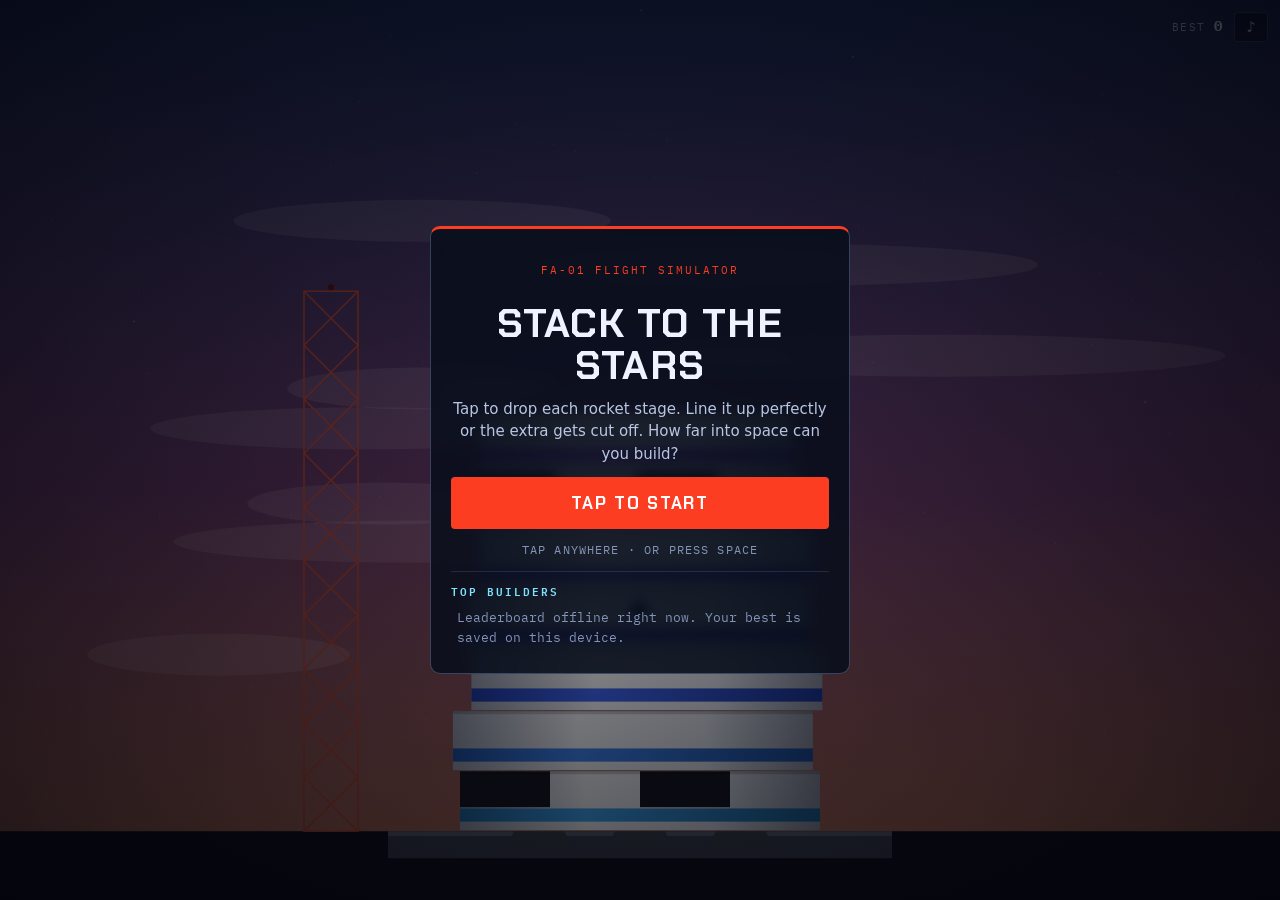
<file: games/stack/index.html>
<!doctype html>
<html lang="en">
<head>
  <meta charset="utf-8">
  <meta name="viewport" content="width=device-width, initial-scale=1, maximum-scale=1, user-scalable=no, viewport-fit=cover">
  <title>Stack to the Stars · FA-01</title>
  <meta name="description" content="Tap to stack rocket stages and build all the way to the Moon. A one-tap game by Fatima Arif.">
  <link rel="icon" href="/assets/favicon.svg" type="image/svg+xml">
  <link rel="preconnect" href="https://fonts.googleapis.com">
  <link rel="preconnect" href="https://fonts.gstatic.com" crossorigin>
  <link rel="stylesheet" href="https://fonts.googleapis.com/css2?family=Chakra+Petch:wght@600;700&family=IBM+Plex+Mono:wght@400;600&display=swap" media="print" onload="this.media='all'">
  <link rel="stylesheet" href="/css/tokens.css">
  <link rel="stylesheet" href="/games/stack/stack.css">
</head>
<body>
  <canvas id="game" aria-label="Stack to the Stars game. Tap or press Space to drop."></canvas>

  <div class="hud" id="hud" hidden>
    <div class="score" id="score" aria-live="polite">0</div>
    <div class="alt" id="alt">0 KM</div>
    <div class="next" id="next"></div>
  </div>
  <div class="corner">
    <span class="best">BEST <b id="best">0</b></span>
    <button type="button" id="btn-sound" class="icon-btn" aria-pressed="true" aria-label="Sound on">♪</button>
  </div>
  <div class="banner" id="banner" hidden></div>
  <div class="perfect" id="perfect" hidden>PERFECT</div>

  <section class="overlay" id="title-screen">
    <div class="card">
      <p class="eyebrow">FA-01 flight simulator</p>
      <h1>Stack to the Stars</h1>
      <p class="lead">Tap to drop each rocket stage. Line it up perfectly or the extra gets cut off. How far into space can you build?</p>
      <button type="button" class="btn big" id="btn-start">Tap to start</button>
      <p class="hint">Tap anywhere · or press Space</p>
      <div class="board">
        <h2>Top builders</h2>
        <ol id="board-title"><li class="muted">Loading…</li></ol>
      </div>
    </div>
  </section>

  <section class="overlay" id="result-screen" hidden>
    <div class="card">
      <p class="eyebrow" id="r-eyebrow">Mission report</p>
      <h1 id="r-score">0</h1>
      <p class="reached" id="r-reached"></p>
      <p class="lead" id="r-text"></p>
      <form id="initials-form" hidden autocomplete="off">
        <label for="initials">You made the leaderboard! Enter 3 letters:</label>
        <div class="init-row">
          <input id="initials" name="initials" maxlength="3" minlength="3" pattern="[A-Za-z]{3}" required spellcheck="false" autocapitalize="characters" placeholder="ABC">
          <button type="submit" class="btn">Save</button>
        </div>
        <p class="form-msg" id="form-msg" role="status"></p>
      </form>
      <button type="button" class="btn big" id="btn-again">Fly again</button>
      <div class="board">
        <h2>Top builders</h2>
        <ol id="board-result"></ol>
      </div>
    </div>
  </section>

  <script type="module" src="/games/stack/stack.js"></script>
</body>
</html>
</file>
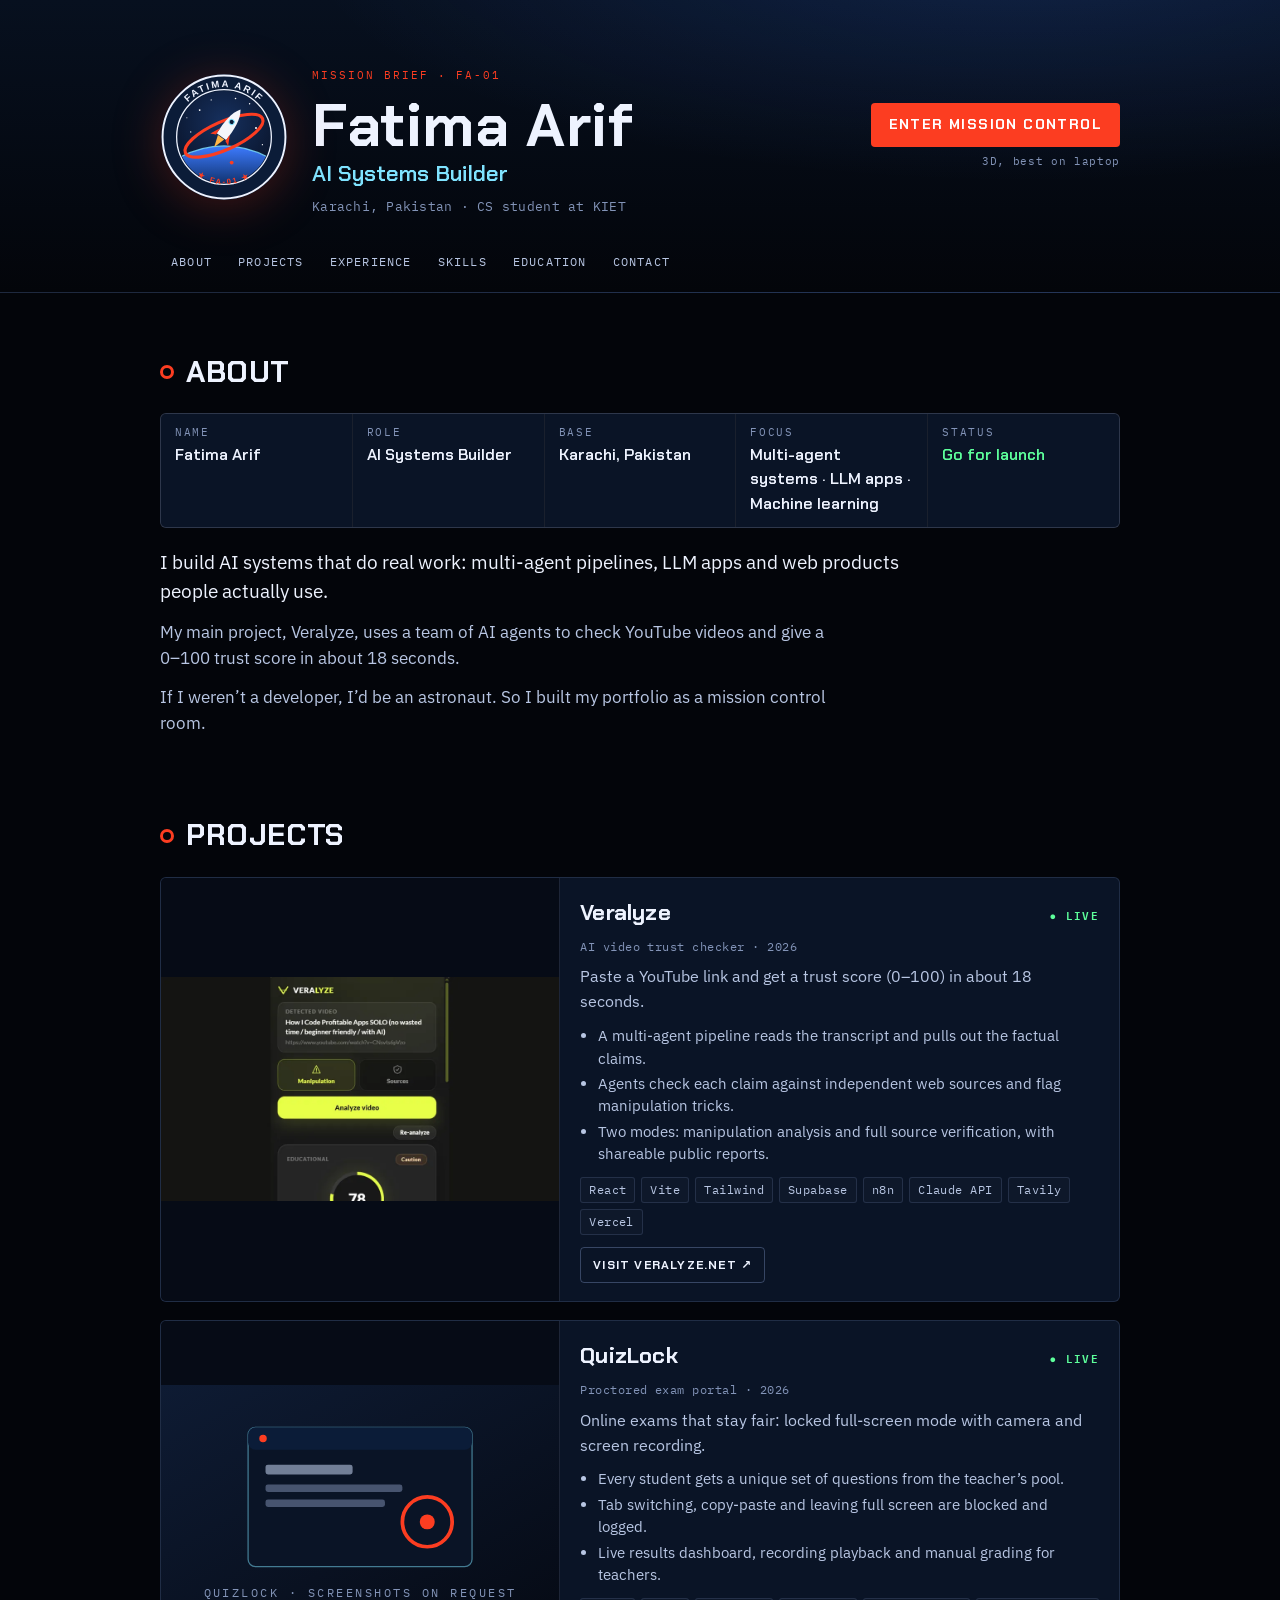
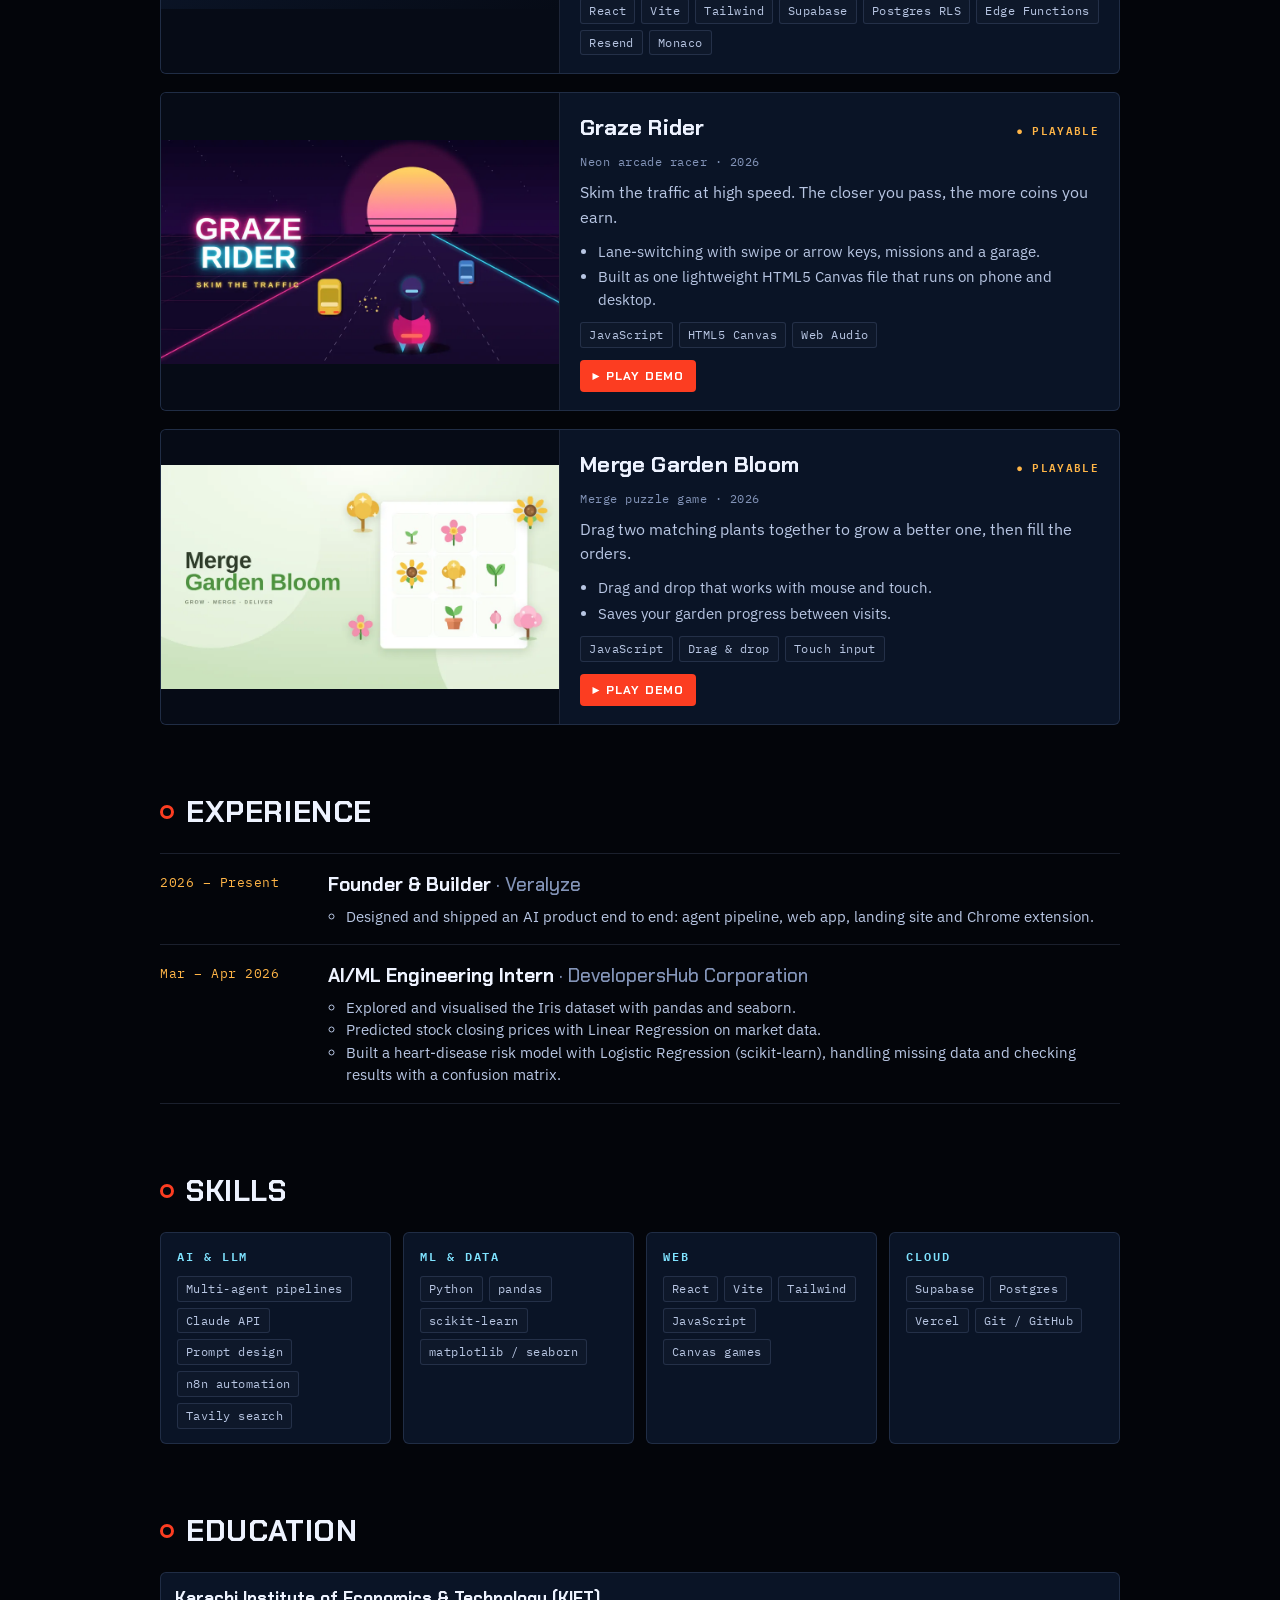
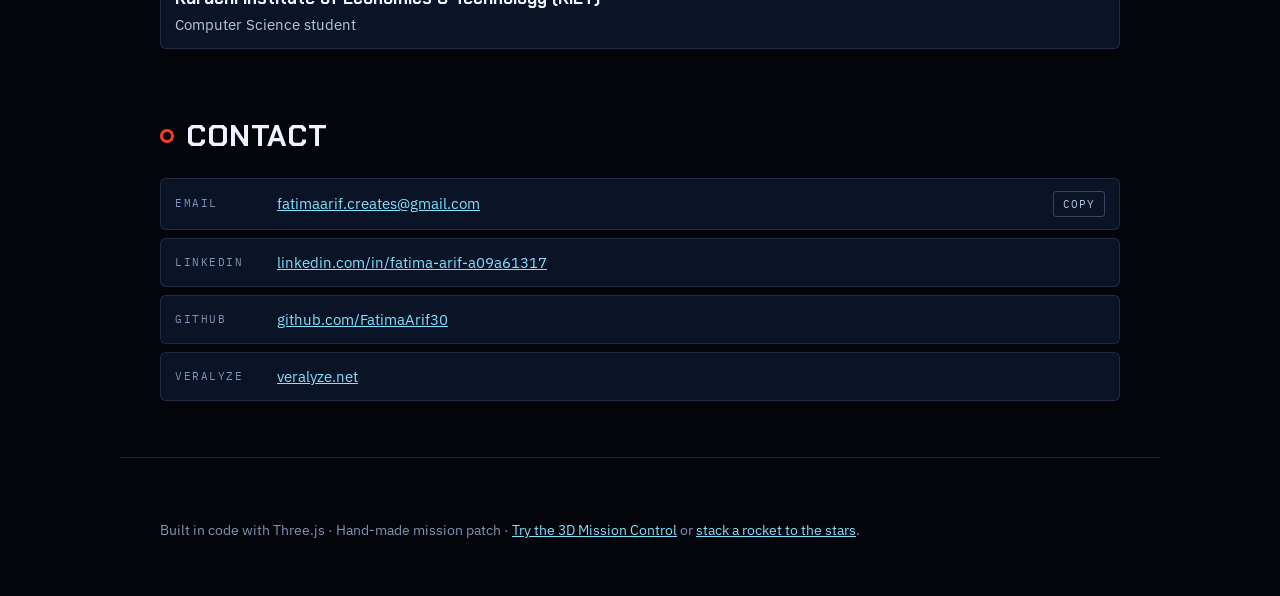
<file: quick.html>
<!doctype html>
<html lang="en">
<head>
  <meta charset="utf-8">
  <meta name="viewport" content="width=device-width, initial-scale=1, viewport-fit=cover">
  <title>Fatima Arif · Mission Brief</title>
  <meta name="description" content="Fatima Arif — AI Systems Builder from Karachi. Multi-agent systems, LLM apps and machine learning. Founder of Veralyze.">
  <link rel="canonical" href="/quick">
  <meta property="og:title" content="Fatima Arif · AI Systems Builder">
  <meta property="og:description" content="Mission Control portfolio: multi-agent systems, LLM apps and machine learning.">
  <meta property="og:image" content="/assets/og.png">
  <meta property="og:type" content="website">
  <meta name="twitter:card" content="summary_large_image">
  <meta name="theme-color" content="#03050a">
  <link rel="icon" href="/assets/favicon.svg" type="image/svg+xml">
  <link rel="apple-touch-icon" href="/assets/apple-touch-icon.png">
  <link rel="preconnect" href="https://fonts.googleapis.com">
  <link rel="preconnect" href="https://fonts.gstatic.com" crossorigin>
  <link rel="stylesheet" href="https://fonts.googleapis.com/css2?family=Chakra+Petch:wght@600;700&family=IBM+Plex+Mono:wght@400;600&family=IBM+Plex+Sans:wght@400;500;600&display=swap" media="print" onload="this.media='all'">
  <link rel="stylesheet" href="/css/tokens.css">
  <link rel="stylesheet" href="/css/content.css">
  <link rel="stylesheet" href="/css/quick.css">
</head>
<body>
  <a class="skip" href="#main">Skip to content</a>
  <header class="masthead">
    <div class="wrap mast-grid">
      <img class="patch" src="/assets/patch.svg" alt="FA-01 mission patch" width="120" height="120">
      <div class="mast-text">
        <p class="eyebrow">Mission brief · FA-01</p>
        <h1 id="q-name">Fatima Arif</h1>
        <p class="role" id="q-role">AI Systems Builder</p>
        <p class="meta" id="q-meta">Karachi, Pakistan · CS student at KIET</p>
      </div>
      <div class="mast-cta">
        <a class="btn" href="/">Enter Mission Control</a>
        <span class="hint">3D, best on laptop</span>
      </div>
    </div>
    <nav class="wrap qnav" aria-label="Sections">
      <a href="#about">About</a><a href="#projects">Projects</a><a href="#experience">Experience</a><a href="#skills">Skills</a><a href="#education">Education</a><a href="#contact">Contact</a>
    </nav>
  </header>

  <main id="main" class="wrap">
    <section id="about" class="block"><h2>About</h2><div data-slot="about"></div></section>
    <section id="projects" class="block"><h2>Projects</h2><div data-slot="projects"></div></section>
    <section id="experience" class="block"><h2>Experience</h2><div data-slot="experience"></div></section>
    <section id="skills" class="block"><h2>Skills</h2><div data-slot="skills"></div></section>
    <section id="education" class="block"><h2>Education</h2><div data-slot="education"></div></section>
    <section id="contact" class="block"><h2>Contact</h2><div data-slot="contact"></div></section>
  </main>

  <footer class="wrap foot">
    <p>Built in code with Three.js · Hand-made mission patch · <a href="/">Try the 3D Mission Control</a> or <a href="/games/stack">stack a rocket to the stars</a>.</p>
  </footer>

  <noscript><p class="wrap">Please turn on JavaScript to see the full brief.</p></noscript>
  <script type="module" src="/js/quick.js"></script>
</body>
</html>
</file>
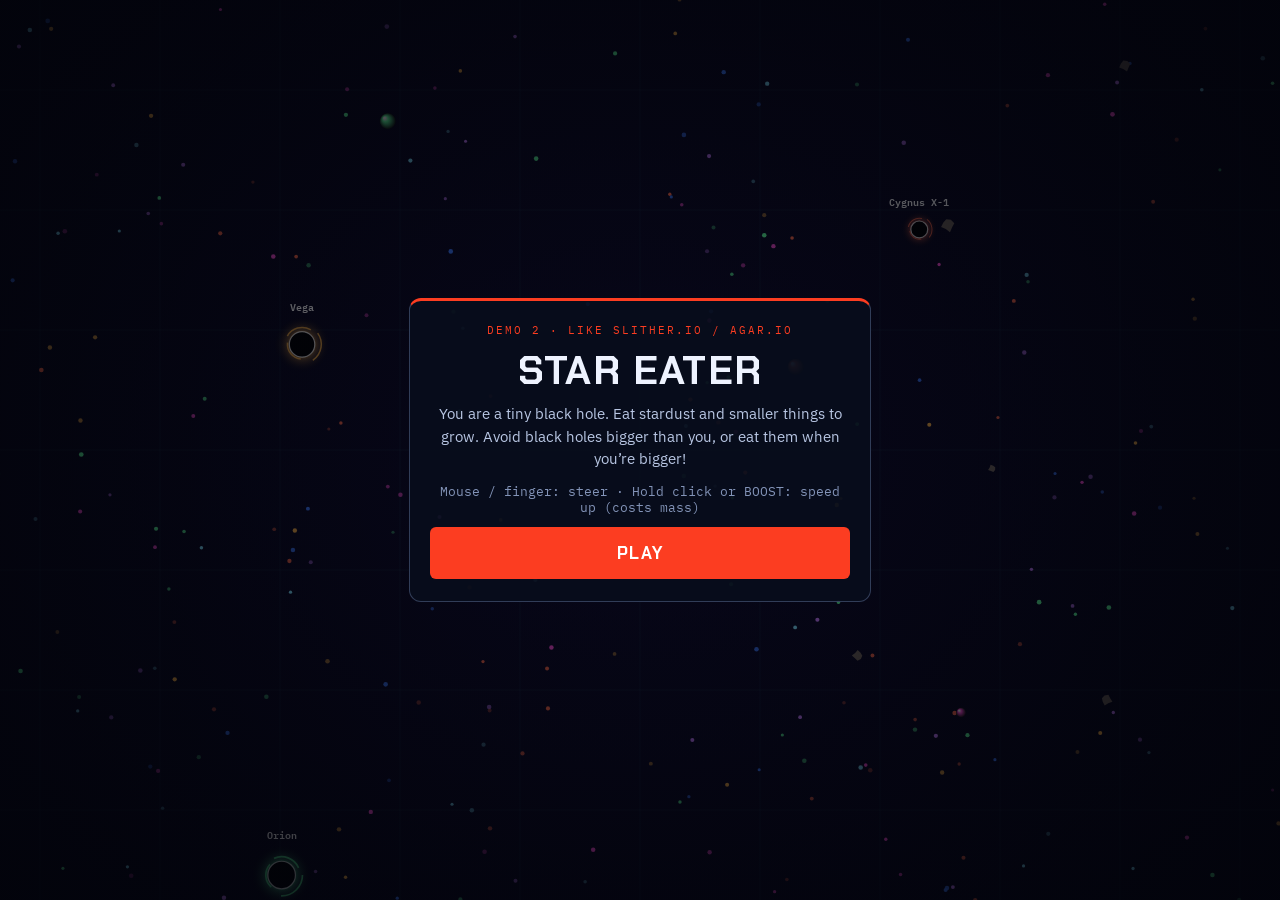
<file: games/demos/eat.html>
<!doctype html>
<html lang="en">
<head>
<meta charset="utf-8">
<meta name="viewport" content="width=device-width, initial-scale=1, maximum-scale=1, user-scalable=no, viewport-fit=cover">
<title>Star Eater · demo</title>
<link rel="icon" href="/assets/favicon.svg" type="image/svg+xml">
<link rel="stylesheet" href="https://fonts.googleapis.com/css2?family=Chakra+Petch:wght@600;700&family=IBM+Plex+Mono:wght@400;600&family=IBM+Plex+Sans:wght@400;500&display=swap" media="print" onload="this.media='all'">
<link rel="stylesheet" href="/games/demos/common.css">
<style>
  .board { position: fixed; top: calc(env(safe-area-inset-top, 0px) + 10px); right: 12px; background: rgba(6, 12, 24, 0.6); border: 1px solid rgba(150,175,230,.25); border-radius: 8px; padding: 8px 10px; font-size: 11.5px; min-width: 150px; pointer-events: none; }
  .board h3 { margin: 0 0 4px; font-size: 10px; letter-spacing: .18em; color: #7fe3ff; }
  .board ol { margin: 0; padding-left: 18px; }
  .board li.me { color: #ffb547; font-weight: 600; }
  @media (max-width: 520px) { .board { font-size: 10.5px; min-width: 0; padding: 6px 8px; } .board li:nth-child(n+4):not(.me) { display: none; } }
  #mini { position: fixed; right: 12px; bottom: calc(env(safe-area-inset-bottom, 0px) + 12px); width: 110px; height: 110px; border: 1px solid rgba(150,175,230,.3); border-radius: 50%; background: rgba(6,12,24,.6); pointer-events: none; inset: auto 12px calc(env(safe-area-inset-bottom, 0px) + 12px) auto; }
  .boostbtn { position: fixed; left: 14px; bottom: calc(env(safe-area-inset-bottom, 0px) + 14px); width: 76px; height: 76px; border-radius: 50%; border: 2px solid rgba(252,61,33,.8); background: rgba(252,61,33,.25); color: #fff; font: 700 13px "Chakra Petch", sans-serif; letter-spacing: .08em; }
  @media (pointer: fine) { .boostbtn { display: none; } }
</style>
</head>
<body>
<canvas id="c"></canvas>
<div class="hud" id="hud" hidden><div><div class="big" id="mass">10</div><div class="small">mass · <span id="rank"></span></div></div></div>
<div class="board" id="board" hidden><h3>BIGGEST IN THE GALAXY</h3><ol id="list"></ol></div>
<canvas id="mini" width="220" height="220" hidden></canvas>
<button class="boostbtn" id="boost" hidden>BOOST</button>
<section class="overlay" id="start">
  <div class="card">
    <div class="eyebrow">Demo 2 · like Slither.io / Agar.io</div>
    <h1>Star Eater</h1>
    <p>You are a tiny black hole. Eat stardust and smaller things to grow. Avoid black holes bigger than you, or eat them when you’re bigger!</p>
    <div class="keys">Mouse / finger: steer · Hold click or BOOST: speed up (costs mass)</div>
    <button class="btn" id="go">Play</button>
  </div>
</section>
<section class="overlay" id="over" hidden>
  <div class="card">
    <div class="eyebrow" id="o-eye">You got eaten</div>
    <div class="stat" id="o-mass">0</div>
    <p id="o-text"></p>
    <div class="unlock" id="o-unlock"></div>
    <button class="btn" id="again">Play again</button>
  </div>
</section>
<script>
(() => {
const cv = document.getElementById('c'), g = cv.getContext('2d'), mini = document.getElementById('mini'), mg = mini.getContext('2d');
const $ = (id) => document.getElementById(id);
let W, H, DPR;
function resize() { DPR = Math.min(devicePixelRatio || 1, 2); W = innerWidth; H = innerHeight; cv.width = W * DPR; cv.height = H * DPR; }
addEventListener('resize', resize); resize();
const clamp = (v, a, b) => Math.max(a, Math.min(b, v)), lerp = (a, b, t) => a + (b - a) * t, R = (m) => Math.sqrt(m) * 2.2;
const WORLD = 2400, FOOD = 1300, ROCKS = 55;

const A = { c: null, init() { if (this.c) { this.c.resume(); return; } try { this.c = new AudioContext(); this.o = this.c.createGain(); this.o.gain.value = 0.8; this.o.connect(this.c.destination); } catch { this.c = null; } },
  t(f, d, v = 0.08, type = 'sine', to) { if (!this.c) return; const t = this.c.currentTime, o = this.c.createOscillator(), gg = this.c.createGain(); o.type = type; o.frequency.setValueAtTime(f, t); if (to) o.frequency.exponentialRampToValueAtTime(to, t + d); gg.gain.setValueAtTime(v, t); gg.gain.exponentialRampToValueAtTime(0.0001, t + d); o.connect(gg).connect(this.o); o.start(t); o.stop(t + d + 0.02); } };

const NAMES = ['Andromeda', 'Sagittarius A*', 'Vega', 'Orion', 'Nebula', 'Cygnus X-1', 'Pulsar', 'Quasar', 'Kepler', 'Rigel', 'Sirius', 'Titan'];
const COLORS = ['#ff4fd8', '#7fe3ff', '#ffb547', '#5dff9b', '#c77dff', '#ff6a4a', '#3d7bff'];
let best = 0; try { best = +localStorage.getItem('eat_best') || 0; } catch {}

let st = 'start', me, bots, food, rocks, parts, cam, zoomv, pointer, boosting, t0, eaten;
function mkHole(name, m, x, y, color, isMe) { return { name, m, x, y, vx: 0, vy: 0, color, me: !!isMe, tx: x, ty: y, think: 0, alive: true, spin: Math.random() * 6 }; }
function rndFood() { return { x: Math.random() * WORLD, y: Math.random() * WORLD, m: 0.6 + Math.random() * 0.8, c: COLORS[Math.floor(Math.random() * COLORS.length)], tw: Math.random() * 6 }; }
function rndRock() { return { x: Math.random() * WORLD, y: Math.random() * WORLD, m: 4 + Math.random() * 14, vx: (Math.random() - 0.5) * 20, vy: (Math.random() - 0.5) * 20, rot: Math.random() * 6, kind: Math.random() < 0.3 ? 'planet' : 'rock', c: COLORS[Math.floor(Math.random() * COLORS.length)] }; }
function reset() {
  me = mkHole('You', 10, WORLD / 2, WORLD / 2, '#ffffff', true);
  bots = NAMES.slice(0, 11).map((n, i) => mkHole(n, 8 + Math.random() * (i < 3 ? 120 : 45), Math.random() * WORLD, Math.random() * WORLD, COLORS[i % COLORS.length]));
  food = Array.from({ length: FOOD }, rndFood); rocks = Array.from({ length: ROCKS }, rndRock); parts = [];
  cam = { x: me.x, y: me.y }; zoomv = 1; pointer = { x: W / 2 + 100, y: H / 2 }; boosting = false; eaten = 0;
}

addEventListener('pointermove', (e) => { pointer = { x: e.clientX, y: e.clientY }; });
cv.addEventListener('pointerdown', (e) => { pointer = { x: e.clientX, y: e.clientY }; if (e.pointerType === 'mouse') boosting = true; });
addEventListener('pointerup', (e) => { if (e.pointerType === 'mouse') boosting = false; });
addEventListener('keydown', (e) => { if (e.code === 'Space') { e.preventDefault(); if (st === 'play') boosting = true; else start(); } });
addEventListener('keyup', (e) => { if (e.code === 'Space') boosting = false; });
const bb = $('boost'); bb.addEventListener('pointerdown', (e) => { e.stopPropagation(); boosting = true; }); bb.addEventListener('pointerup', () => { boosting = false; }); bb.addEventListener('pointercancel', () => { boosting = false; });

function start() { A.init(); reset(); st = 'play'; t0 = performance.now(); ['start', 'over'].forEach((i) => ($(i).hidden = true)); ['hud', 'board', 'mini', 'boost'].forEach((i) => ($(i).hidden = false)); }
$('go').onclick = start; $('again').onclick = start;

function toast(txt, color) { const d = document.createElement('div'); d.className = 'toast'; d.style.color = color; d.textContent = txt; document.body.appendChild(d); setTimeout(() => d.remove(), 1400); }
function burst(x, y, c, n = 10) { for (let i = 0; i < n; i++) { const a = Math.random() * 6.28, s = 40 + Math.random() * 120; parts.push({ x, y, vx: Math.cos(a) * s, vy: Math.sin(a) * s, l: 0.6, c }); } }

function die(by) {
  st = 'dead'; A.t(300, 0.9, 0.2, 'sawtooth', 40); burst(me.x, me.y, '#fff', 40);
  const final = Math.floor(me.m); const nb = final > best; best = Math.max(best, final); try { localStorage.setItem('eat_best', best); } catch {}
  const secs = Math.round((performance.now() - t0) / 1000);
  setTimeout(() => {
    $('o-eye').textContent = `Eaten by ${by}`; $('o-mass').textContent = final;
    $('o-text').textContent = `You swallowed ${eaten} things in ${secs}s. Best mass: ${best}${nb ? ' (new!)' : ''}`;
    const bigger = [...bots].sort((a, b) => b.m - a.m)[0];
    $('o-unlock').textContent = bigger ? `Galaxy #1 is ${bigger.name} at ${Math.floor(bigger.m)}. Can you eat it?` : '';
    $('over').hidden = false; ['hud', 'board', 'mini', 'boost'].forEach((i) => ($(i).hidden = true));
  }, 900);
}

function steer(h, tx, ty, dt, boost) {
  const dx = tx - h.x, dy = ty - h.y, d = Math.hypot(dx, dy) || 1;
  let sp = 260 / Math.pow(h.m, 0.22); if (boost && h.m > 12) { sp *= 1.9; h.m -= h.m * 0.35 * dt; if (Math.random() < 0.5) food.push({ x: h.x - dx / d * R(h.m), y: h.y - dy / d * R(h.m), m: 0.5, c: h.color, tw: 0 }); }
  const k = Math.min(1, d / 60);
  h.vx = lerp(h.vx, (dx / d) * sp * k, clamp(dt * 5, 0, 1)); h.vy = lerp(h.vy, (dy / d) * sp * k, clamp(dt * 5, 0, 1));
  h.x = clamp(h.x + h.vx * dt, 0, WORLD); h.y = clamp(h.y + h.vy * dt, 0, WORLD);
}

function botBrain(b, dt) {
  b.think -= dt;
  if (b.think <= 0) {
    b.think = 0.3 + Math.random() * 0.4;
    const all = [me, ...bots].filter((o) => o !== b && o.alive);
    let threat = null, prey = null, td = 1e9, pd = 1e9;
    for (const o of all) { const d = Math.hypot(o.x - b.x, o.y - b.y); if (o.m > b.m * 1.15 && d < 420 && d < td) { threat = o; td = d; } if (b.m > o.m * 1.15 && d < 520 && d < pd && !(o.me && performance.now() - t0 < 8000)) { prey = o; pd = d; } }
    if (threat) { b.tx = b.x - (threat.x - b.x) * 2; b.ty = b.y - (threat.y - b.y) * 2; b.boost = td < 200; }
    else if (prey) { b.tx = prey.x; b.ty = prey.y; b.boost = pd < 250 && Math.random() < 0.3; }
    else { let bf = null, bd = 1e9; for (let i = 0; i < 40; i++) { const f = food[Math.floor(Math.random() * food.length)]; if (!f) continue; const d = Math.hypot(f.x - b.x, f.y - b.y); if (d < bd) { bd = d; bf = f; } } if (bf) { b.tx = bf.x; b.ty = bf.y; } b.boost = false; }
  }
  steer(b, b.tx, b.ty, dt, b.boost);
}

function eatCheck(h, dt) {
  const r = R(h.m), pr = r * 1.8 + 46; // gravity: stardust near a black hole gets pulled in
  for (let i = food.length - 1; i >= 0; i--) { const f = food[i]; if (Math.abs(f.x - h.x) > pr || Math.abs(f.y - h.y) > pr) continue; const d2 = (f.x - h.x) ** 2 + (f.y - h.y) ** 2; if (d2 > pr * pr) continue;
    if (d2 >= r * r) { const d = Math.sqrt(d2), pull = Math.min(d, (140 + 260 * (1 - d / pr)) * dt); f.x -= (f.x - h.x) / d * pull; f.y -= (f.y - h.y) / d * pull; continue; }
    { h.m += f.m; food.splice(i, 1); if (h.me) { eaten++; if (Math.random() < 0.35) A.t(700 + Math.random() * 600, 0.05, 0.03, 'triangle'); } } }
  for (let i = rocks.length - 1; i >= 0; i--) { const k = rocks[i]; if (h.m < k.m * 1.1) continue; const d = Math.hypot(k.x - h.x, k.y - h.y); if (d < r) { h.m += k.m * 0.8; rocks.splice(i, 1); if (h.me) { eaten++; A.t(300, 0.18, 0.08, 'sine', 120); burst(k.x, k.y, k.c, 8); } } }
  for (const o of [me, ...bots]) {
    if (o === h || !o.alive || !h.alive) continue;
    if (o.me && performance.now() - t0 < 2500) continue; // spawn protection
    if (h.m > o.m * 1.15 && Math.hypot(o.x - h.x, o.y - h.y) < r - R(o.m) * 0.4) {
      h.m += o.m * 0.85; o.alive = false; burst(o.x, o.y, o.color, 30);
      if (h.me) { eaten++; A.t(200, 0.5, 0.15, 'sine', 800); toast(`You ate ${o.name}!`, '#ffb547'); }
      if (o.me) die(h.name);
      else setTimeout(() => { Object.assign(o, mkHole(o.name, 8 + Math.random() * 30, Math.random() * WORLD, Math.random() * WORLD, o.color)); }, 3000);
    }
  }
}

function update(dt) {
  for (const p of parts) { p.x += p.vx * dt; p.y += p.vy * dt; p.vx *= 0.94; p.vy *= 0.94; p.l -= dt; } parts = parts.filter((p) => p.l > 0);
  for (const k of rocks) { k.x = (k.x + k.vx * dt + WORLD) % WORLD; k.y = (k.y + k.vy * dt + WORLD) % WORLD; k.rot += dt * 0.3; }
  while (food.length < FOOD) food.push(rndFood()); while (rocks.length < ROCKS) rocks.push(rndRock());
  if (st === 'play') {
    const wx = cam.x + (pointer.x - W / 2) / zoomv, wy = cam.y + (pointer.y - H / 2) / zoomv;
    steer(me, wx, wy, dt, boosting);
  }
  for (const b of bots) if (b.alive) botBrain(b, dt);
  if (st === 'play') eatCheck(me, dt);
  for (const b of bots) if (b.alive) eatCheck(b, dt);
  for (const b of bots) if (b.alive && b.m > 400) b.m -= b.m * 0.01 * dt; // big bots slowly shrink so you can catch up
  if (st === 'play') {
    const tz = clamp(1.4 / Math.pow(R(me.m) / 7, 0.45), 0.25, 1.4); zoomv = lerp(zoomv, tz, clamp(dt * 1.5, 0, 1));
    cam.x = lerp(cam.x, me.x, clamp(dt * 6, 0, 1)); cam.y = lerp(cam.y, me.y, clamp(dt * 6, 0, 1));
    const all = [me, ...bots].filter((o) => o.alive).sort((a, b) => b.m - a.m);
    const rank = all.indexOf(me) + 1;
    $('mass').textContent = Math.floor(me.m); $('rank').textContent = `rank #${rank} of ${all.length}`;
    $('list').innerHTML = all.slice(0, 6).map((o) => `<li class="${o.me ? 'me' : ''}">${o.name} · ${Math.floor(o.m)}</li>`).join('') + (rank > 6 ? `<li class="me" value="${rank}">You · ${Math.floor(me.m)}</li>` : '');
    if (rank === 1 && !me.crowned) { me.crowned = true; toast('You are #1 in the galaxy!', '#ffb547'); A.t(523, 0.3); A.t(659, 0.3); A.t(784, 0.5); }
  }
}

function hole(h, now) {
  const x = (h.x - cam.x) * zoomv + W / 2, y = (h.y - cam.y) * zoomv + H / 2, r = R(h.m) * zoomv;
  if (x < -r * 3 || x > W + r * 3 || y < -r * 3 || y > H + r * 3) return;
  const glow = g.createRadialGradient(x, y, r * 0.6, x, y, r * 2.2); glow.addColorStop(0, h.color); glow.addColorStop(0.35, h.color + '55'); glow.addColorStop(1, 'rgba(0,0,0,0)');
  g.fillStyle = glow; g.beginPath(); g.arc(x, y, r * 2.2, 0, Math.PI * 2); g.fill();
  // accretion swirl
  g.save(); g.translate(x, y); g.rotate(now * 0.002 + h.spin); g.strokeStyle = h.color; g.lineWidth = Math.max(1, r * 0.12); g.globalAlpha = 0.8;
  for (let i = 0; i < 3; i++) { g.beginPath(); g.arc(0, 0, r * (1.15 + i * 0.18), i * 2, i * 2 + 1.6); g.stroke(); }
  g.restore(); g.globalAlpha = 1;
  g.fillStyle = '#000'; g.beginPath(); g.arc(x, y, r, 0, Math.PI * 2); g.fill();
  g.strokeStyle = 'rgba(255,255,255,0.8)'; g.lineWidth = 1.2; g.stroke();
  g.fillStyle = h.me ? '#ffb547' : '#fff'; g.font = `600 ${clamp(r * 0.45, 10, 18)}px "IBM Plex Mono", monospace`; g.textAlign = 'center';
  g.fillText(h.name, x, y - r * 2.3 - 4);
}

function draw(now) {
  g.setTransform(DPR, 0, 0, DPR, 0, 0);
  const bg = g.createRadialGradient(W / 2, H / 2, 0, W / 2, H / 2, Math.max(W, H)); bg.addColorStop(0, '#0d0b2a'); bg.addColorStop(1, '#02030a');
  g.fillStyle = bg; g.fillRect(0, 0, W, H);
  // parallax grid
  const gs = 120 * zoomv; g.strokeStyle = 'rgba(127,227,255,0.06)'; g.lineWidth = 1;
  const ox = (-cam.x * zoomv + W / 2) % gs, oy = (-cam.y * zoomv + H / 2) % gs;
  for (let x = ox; x < W; x += gs) { g.beginPath(); g.moveTo(x, 0); g.lineTo(x, H); g.stroke(); }
  for (let y = oy; y < H; y += gs) { g.beginPath(); g.moveTo(0, y); g.lineTo(W, y); g.stroke(); }
  // world edge
  const ex = (0 - cam.x) * zoomv + W / 2, ey = (0 - cam.y) * zoomv + H / 2; g.strokeStyle = 'rgba(252,61,33,0.6)'; g.lineWidth = 3; g.strokeRect(ex, ey, WORLD * zoomv, WORLD * zoomv);
  const S = (o) => [(o.x - cam.x) * zoomv + W / 2, (o.y - cam.y) * zoomv + H / 2];
  for (const f of food) { const [x, y] = S(f); if (x < -5 || x > W + 5 || y < -5 || y > H + 5) continue; g.fillStyle = f.c; g.globalAlpha = 0.7 + 0.3 * Math.sin(now * 0.004 + f.tw); g.beginPath(); g.arc(x, y, Math.max(1.5, R(f.m) * zoomv * 0.9), 0, Math.PI * 2); g.fill(); }
  g.globalAlpha = 1;
  for (const k of rocks) {
    const [x, y] = S(k), r = R(k.m) * zoomv * 0.9; if (x < -r || x > W + r || y < -r || y > H + r) continue;
    if (k.kind === 'planet') { const pg = g.createRadialGradient(x - r * 0.4, y - r * 0.4, r * 0.1, x, y, r); pg.addColorStop(0, '#fff'); pg.addColorStop(0.3, k.c); pg.addColorStop(1, '#111'); g.fillStyle = pg; g.beginPath(); g.arc(x, y, r, 0, Math.PI * 2); g.fill(); }
    else { g.fillStyle = '#6d6259'; g.beginPath(); for (let i = 0; i < 8; i++) { const a = i / 8 * 6.28 + k.rot, rr = r * (0.8 + 0.2 * Math.sin(i * 2.7)); i ? g.lineTo(x + Math.cos(a) * rr, y + Math.sin(a) * rr) : g.moveTo(x + Math.cos(a) * rr, y + Math.sin(a) * rr); } g.fill(); }
    if (st === 'play' && me.m >= k.m * 1.1) { g.strokeStyle = 'rgba(93,255,155,0.5)'; g.lineWidth = 1; g.beginPath(); g.arc(x, y, r + 3, 0, Math.PI * 2); g.stroke(); }
  }
  const holes = [...bots.filter((b) => b.alive), ...(st === 'play' ? [me] : [])].sort((a, b) => a.m - b.m);
  for (const h of holes) hole(h, now);
  for (const p of parts) { const [x, y] = S(p); g.globalAlpha = p.l / 0.6; g.fillStyle = p.c; g.fillRect(x, y, 3, 3); } g.globalAlpha = 1;
  // danger ring around bots that can eat you
  if (st === 'play') for (const b of bots) if (b.alive && b.m > me.m * 1.15) { const [x, y] = S(b); const d = Math.hypot(b.x - me.x, b.y - me.y); if (d < 500) { g.strokeStyle = `rgba(252,61,33,${0.8 - d / 700})`; g.lineWidth = 2; g.setLineDash([6, 6]); g.beginPath(); g.arc(x, y, R(b.m) * zoomv * 1.6, 0, Math.PI * 2); g.stroke(); g.setLineDash([]); } }
  // minimap
  if (st === 'play') {
    mg.clearRect(0, 0, 220, 220); mg.save(); mg.beginPath(); mg.arc(110, 110, 108, 0, 6.28); mg.clip(); mg.fillStyle = 'rgba(6,12,24,.4)'; mg.fillRect(0, 0, 220, 220);
    for (const b of bots) if (b.alive) { mg.fillStyle = b.m > me.m * 1.15 ? '#fc3d21' : '#5dff9b'; mg.beginPath(); mg.arc(b.x / WORLD * 220, b.y / WORLD * 220, clamp(R(b.m) / 12, 2, 8), 0, 6.28); mg.fill(); }
    mg.fillStyle = '#ffb547'; mg.beginPath(); mg.arc(me.x / WORLD * 220, me.y / WORLD * 220, 5, 0, 6.28); mg.fill(); mg.restore();
  }
}

let last = performance.now();
function loop(now) { const dt = Math.min((now - last) / 1000, 0.05); last = now; update(dt); draw(now); requestAnimationFrame(loop); }
reset(); requestAnimationFrame(loop);
if (location.search.includes('debug')) window.__eat = { get st() { return st; }, get me() { return me; }, start };
})();
</script>
</body>
</html>
</file>
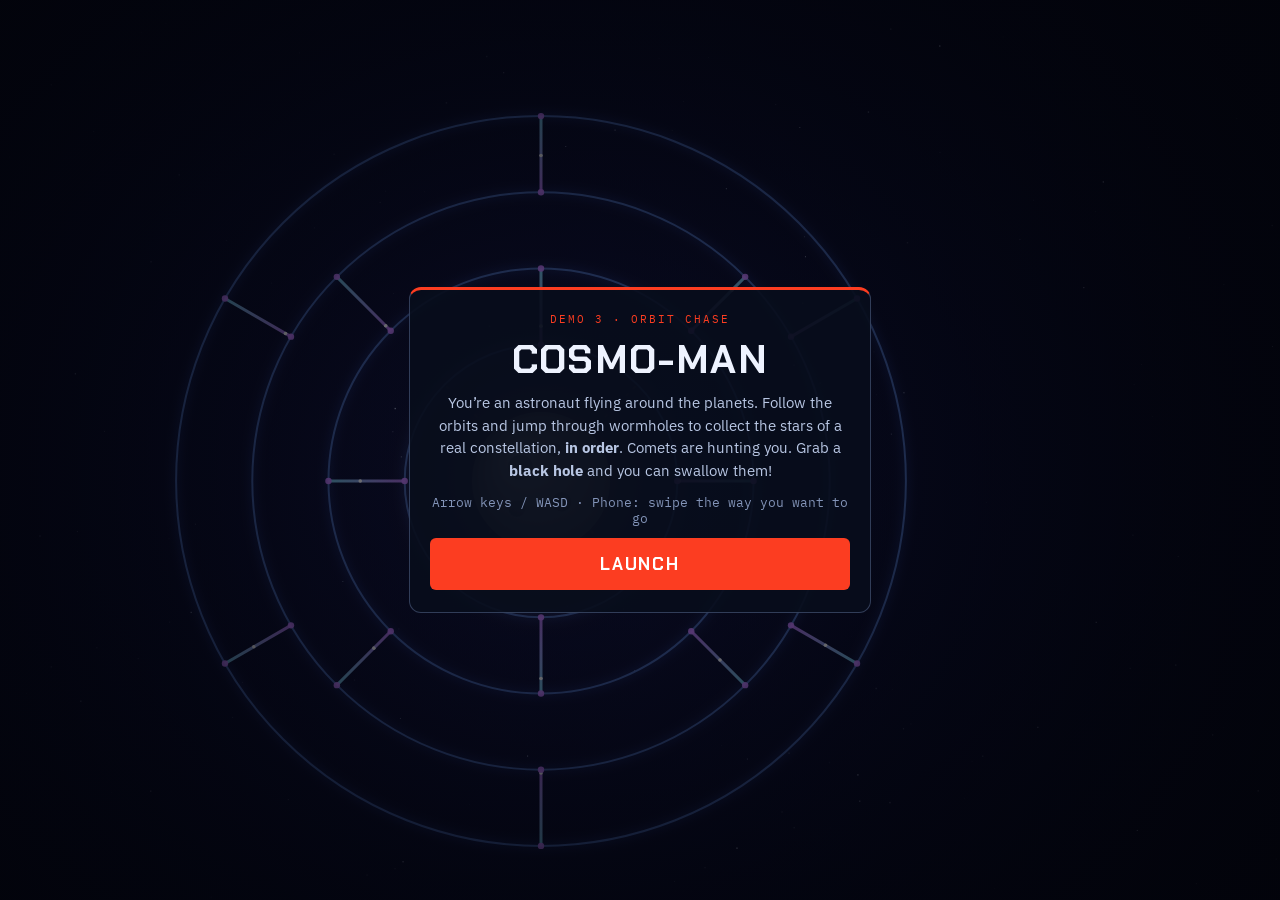
<file: games/demos/maze.html>
<!doctype html>
<html lang="en">
<head>
<meta charset="utf-8">
<meta name="viewport" content="width=device-width, initial-scale=1, maximum-scale=1, user-scalable=no, viewport-fit=cover">
<title>Cosmo-Man · demo</title>
<link rel="icon" href="/assets/favicon.svg" type="image/svg+xml">
<link rel="stylesheet" href="https://fonts.googleapis.com/css2?family=Chakra+Petch:wght@600;700&family=IBM+Plex+Mono:wght@400;600&family=IBM+Plex+Sans:wght@400;500&display=swap" media="print" onload="this.media='all'">
<link rel="stylesheet" href="/games/demos/common.css">
<style>
  .banner { position: fixed; left: 50%; top: 50%; transform: translate(-50%, -50%); width: min(360px, calc(100% - 32px)); text-align: center; background: rgba(4, 8, 20, 0.86); border: 1px solid rgba(150, 175, 230, 0.3); border-top: 3px solid #7fe3ff; border-radius: 12px; padding: 16px 16px 18px; pointer-events: none; animation: pop 0.35s ease-out; }
  .banner .eyebrow { font-size: 11px; letter-spacing: 0.18em; text-transform: uppercase; color: #7fe3ff; }
  .banner h2 { margin: 6px 0 4px; font-family: "Chakra Petch", "Segoe UI", sans-serif; font-size: 30px; text-transform: uppercase; letter-spacing: 0.04em; }
  .banner p { margin: 4px 0 0; font-family: "IBM Plex Sans", "Segoe UI", sans-serif; font-size: 14.5px; line-height: 1.45; color: #c7d3ee; }
  .banner .twist { color: #ffb547; font-weight: 600; }
  @keyframes pop { from { opacity: 0; transform: translate(-50%, -46%) scale(0.95); } to { opacity: 1; transform: translate(-50%, -50%); } }
</style>
</head>
<body>
<canvas id="c"></canvas>
<div class="hud" id="hud" hidden>
  <div><div class="big" id="score">0</div><div class="small" id="lvl">Level 1</div></div>
  <div style="display:grid;gap:6px;justify-items:end"><span class="pill" id="lives">♥♥♥</span><span class="pill">BEST <b id="best">0</b></span></div>
</div>
<div class="banner" id="banner" hidden></div>
<section class="overlay" id="start">
  <div class="card">
    <div class="eyebrow">Demo 3 · orbit chase</div>
    <h1>Cosmo-Man</h1>
    <p>You’re an astronaut flying around the planets. Follow the orbits and jump through wormholes to collect the stars of a real constellation, <b>in order</b>. Comets are hunting you. Grab a <b>black hole</b> and you can swallow them!</p>
    <div class="keys">Arrow keys / WASD · Phone: swipe the way you want to go</div>
    <button class="btn" id="go">Launch</button>
  </div>
</section>
<section class="overlay" id="over" hidden>
  <div class="card">
    <div class="eyebrow" id="o-eye">Mission over</div>
    <div class="stat" id="o-score">0</div>
    <p id="o-text"></p>
    <div class="unlock" id="o-unlock"></div>
    <button class="btn" id="again">Fly again</button>
  </div>
</section>
<script>
(() => {
const cv = document.getElementById('c'), g = cv.getContext('2d');
const $ = (id) => document.getElementById(id);
const PI = Math.PI, TAU = PI * 2;
const clamp = (v, a, b) => Math.max(a, Math.min(b, v));
const dot = (a, b) => a[0] * b[0] + a[1] * b[1];
const norm = (v) => { const l = Math.hypot(v[0], v[1]) || 1; return [v[0] / l, v[1] / l]; };
const dist = (a, b) => Math.hypot(a[0] - b[0], a[1] - b[1]);

/* ───────── the orbit map: 4 rings around a planet, joined by wormholes ───────── */
const RINGS = [1.7, 2.65, 3.6, 4.55], N = 24, CORE = 1.05;
const SPOKES = [[0, [0, 6, 12, 18]], [1, [3, 9, 15, 21]], [2, [0, 4, 8, 12, 16, 20]]];
const CORE_EXITS = [3, 9, 15, 21];
const id = (k, j) => k * N + ((j % N) + N) % N;
const nodes = [];
RINGS.forEach((r, k) => { for (let j = 0; j < N; j++) { const a = -PI / 2 + (j * TAU) / N; nodes.push({ k, j, r, a, x: r * Math.cos(a), y: r * Math.sin(a), adj: [] }); } });
const SUN = nodes.length; nodes.push({ k: -1, j: 0, r: 0, a: 0, x: 0, y: 0, adj: [] });
const edges = [];
function link(a, b, kind) { nodes[a].adj.push({ to: b, kind }); nodes[b].adj.push({ to: a, kind }); if (kind !== 'core') edges.push([a, b, kind]); }
RINGS.forEach((_, k) => { for (let j = 0; j < N; j++) link(id(k, j), id(k, j + 1), 'ring'); });
SPOKES.forEach(([k, js]) => js.forEach((j) => link(id(k, j), id(k + 1, j), 'spoke')));
CORE_EXITS.forEach((j) => link(SUN, id(0, j), 'core'));

function edgePos(A, B, t) {
  const a = nodes[A], b = nodes[B];
  if (a.k === b.k && a.k >= 0) { let da = b.a - a.a; if (da > PI) da -= TAU; if (da < -PI) da += TAU; const ang = a.a + da * t; return [a.r * Math.cos(ang), a.r * Math.sin(ang)]; }
  const r = a.r + (b.r - a.r) * t, ang = a.k < 0 ? b.a : a.a; return [r * Math.cos(ang), r * Math.sin(ang)];
}
const edgeLen = (A, B) => { const a = nodes[A], b = nodes[B]; return a.k === b.k && a.k >= 0 ? (a.r * TAU) / N : Math.abs(b.r - a.r); };
const kindOf = (A, B) => { const a = nodes[A], b = nodes[B]; return a.k < 0 || b.k < 0 ? 'core' : a.k === b.k ? 'ring' : 'spoke'; };
const exitDir = (n, m) => { const p = edgePos(n, m, 0.1); return norm([p[0] - nodes[n].x, p[1] - nodes[n].y]); };
const posOf = (a) => (a.from === a.to ? [nodes[a.from].x, nodes[a.from].y] : edgePos(a.from, a.to, a.t));
const moveDir = (a) => { if (a.from === a.to) return [0, 0]; const p = edgePos(a.from, a.to, Math.max(0, a.t - 0.02)), q = edgePos(a.from, a.to, Math.min(1, a.t + 0.02)); return norm([q[0] - p[0], q[1] - p[1]]); };

/* ───────── levels: planets + real constellations ───────── */
const PLANETS = [
  { n: 'Mercury', twist: 'Warm-up orbit. Nice and easy.', comets: 2 },
  { n: 'Venus', twist: 'Thick clouds hide the comets.', comets: 3 },
  { n: 'Earth', twist: 'Home planet. All 4 comets are awake.', comets: 4 },
  { n: 'Mars', twist: 'Dust storms! You can only see near you.', comets: 4 },
  { n: 'Jupiter', twist: 'Heavy gravity: slow going out, fast falling in.', comets: 4 },
  { n: 'Saturn', twist: 'The outer rings are ice. Everyone slides faster.', comets: 4 },
  { n: 'Uranus', twist: 'A tilted world. The whole map spins.', comets: 4 },
  { n: 'Neptune', twist: 'Wild winds push you clockwise.', comets: 4 },
];
const CONST = [
  { n: 'Orion', fact: 'Betelgeuse is a red supergiant. If it sat where our Sun is, it would swallow Mars’ orbit.',
    s: [['Betelgeuse', .22, .12], ['Bellatrix', .72, .2], ['Mintaka', .62, .47], ['Alnilam', .5, .5], ['Alnitak', .38, .53], ['Saiph', .3, .9], ['Rigel', .78, .86]],
    l: [[0, 1], [1, 2], [2, 3], [3, 4], [4, 0], [4, 5], [2, 6]] },
  { n: 'Big Dipper', fact: 'Follow the two front stars of the bowl, Merak and Dubhe, and they point to Polaris, the North Star.',
    s: [['Alkaid', .05, .2], ['Mizar', .22, .3], ['Alioth', .37, .37], ['Megrez', .52, .45], ['Phecda', .58, .75], ['Merak', .92, .78], ['Dubhe', .9, .42]],
    l: [[0, 1], [1, 2], [2, 3], [3, 4], [4, 5], [5, 6], [6, 3]] },
  { n: 'Cassiopeia', fact: 'Cassiopeia is named after a proud queen from Greek myth. Its five bright stars make a W.',
    s: [['Caph', .05, .3], ['Schedar', .28, .75], ['Navi', .5, .4], ['Ruchbah', .72, .72], ['Segin', .95, .3]],
    l: [[0, 1], [1, 2], [2, 3], [3, 4]] },
  { n: 'Scorpius', fact: 'Antares means “rival of Mars”, because its red color looks like the Red Planet.',
    s: [['Acrab', .08, .1], ['Dschubba', .15, .3], ['Antares', .35, .38], ['Larawag', .55, .55], ['Sargas', .62, .82], ['Shaula', .85, .78], ['Lesath', .95, .62]],
    l: [[0, 1], [1, 2], [2, 3], [3, 4], [4, 5], [5, 6]] },
  { n: 'Cygnus', fact: 'Deneb, the swan’s tail, is one of the most powerful stars we can see: tens of thousands of times brighter than the Sun.',
    s: [['Deneb', .5, .05], ['Sadr', .5, .4], ['Gienah', .1, .5], ['Fawaris', .9, .3], ['Albireo', .5, .95]],
    l: [[0, 1], [1, 4], [2, 1], [1, 3]] },
  { n: 'Leo', fact: 'Regulus spins so fast that it is squashed, with a bulging middle.',
    s: [['Regulus', .15, .85], ['Algieba', .22, .45], ['Adhafera', .3, .2], ['Rasalas', .45, .12], ['Zosma', .7, .45], ['Denebola', .95, .7], ['Chertan', .68, .75]],
    l: [[0, 1], [1, 2], [2, 3], [1, 4], [4, 5], [5, 6], [6, 0]] },
  { n: 'Southern Cross', fact: 'Crux is the smallest of all 88 constellations, and it is on the flags of Australia and New Zealand.',
    s: [['Gacrux', .5, .05], ['Imai', .1, .45], ['Mimosa', .85, .4], ['Acrux', .55, .95]],
    l: [[0, 3], [1, 2]] },
  { n: 'Lyra', fact: 'Vega was the North Star around 12,000 BC, and it will be again around the year 13,700.',
    s: [['Vega', .3, .08], ['Zeta Lyrae', .45, .35], ['Sheliak', .38, .85], ['Sulafat', .75, .8], ['Delta Lyrae', .8, .38]],
    l: [[0, 1], [1, 2], [2, 3], [3, 4], [4, 1]] },
];
const COMETS = [
  { n: 'Halley', c: '#ff6a4a' }, { n: 'Encke', c: '#ff7ad9' }, { n: 'Hale-Bopp', c: '#48e3ff' }, { n: 'Tempel', c: '#9dff6a' },
];

/* ───────── screen layout ───────── */
let W, H, DPR, S, CX, CY, CH = null, rot = 0;
function resize() {
  DPR = Math.min(devicePixelRatio || 1, 2); W = innerWidth; H = innerHeight; cv.width = W * DPR; cv.height = H * DPR;
  const top = 74;
  if (W > H * 1.15) { const cw = Math.min(210, W * 0.24); S = Math.min(W - cw - 30, H - top - 16) / (2 * 5.05); CX = (W - cw) / 2 + 6; CY = top + (H - top - 12) / 2; CH = { x: W - cw - 14, y: CY - cw * 0.55, w: cw, h: cw * 0.85 }; }
  else { const chH = Math.min(150, H * 0.2); S = Math.min(W - 16, H - top - chH - 26) / (2 * 5.05); CX = W / 2; CY = top + (H - top - chH - 20) / 2; CH = { x: W / 2 - Math.min(W - 32, 280) / 2, y: H - chH - 12, w: Math.min(W - 32, 280), h: chH }; }
}
addEventListener('resize', resize); resize();
const scr = (p) => { const c = Math.cos(rot), s = Math.sin(rot); return [CX + S * (p[0] * c - p[1] * s), CY + S * (p[0] * s + p[1] * c)]; };

/* background stars (fixed) */
const bgStars = Array.from({ length: 170 }, () => ({ x: Math.random(), y: Math.random(), r: Math.random() * 1.3 + 0.2, a: Math.random() * 0.6 + 0.2, tw: Math.random() * 6 }));

/* ───────── sound (made in code) ───────── */
const A = { c: null, init() { if (this.c) { this.c.resume(); return; } try { this.c = new AudioContext(); this.o = this.c.createGain(); this.o.gain.value = 0.7; this.o.connect(this.c.destination); } catch { this.c = null; } },
  t(f, d, v = 0.06, type = 'sine', to, delay = 0) { if (!this.c) return; const t = this.c.currentTime + delay, o = this.c.createOscillator(), gg = this.c.createGain(); o.type = type; o.frequency.setValueAtTime(f, t); if (to) o.frequency.exponentialRampToValueAtTime(to, t + d); gg.gain.setValueAtTime(v, t); gg.gain.exponentialRampToValueAtTime(0.0001, t + d); o.connect(gg).connect(this.o); o.start(t); o.stop(t + d + 0.02); } };
const PENTA = [523, 587, 659, 784, 880, 1047, 1175, 1319];

/* ───────── state ───────── */
let best = 0; try { best = +localStorage.getItem('cosmo_best') || 0; } catch {}
let st = 'start', score, lives, level, player, comets, dust, stars, nextStar, holes, probe, fright, eatChain, modeT, pauseT, banner, bannerT, nextLife, clouds, stormT, floating, want, wantT, keys, done, sweep, probeStage;
const planet = () => PLANETS[(level - 1) % PLANETS.length];
const cons = () => CONST[(level - 1) % CONST.length];
const lap = () => Math.floor((level - 1) / PLANETS.length);

function showBanner(html, secs) { const b = $('banner'); b.innerHTML = html; b.hidden = false; b.style.animation = 'none'; void b.offsetWidth; b.style.animation = ''; bannerT = secs; }

function spreadNodes(count, avoid, minD, pool) {
  const out = [];
  for (let tries = 0; out.length < count && tries < 4000; tries++) {
    const n = pool[Math.floor(Math.random() * pool.length)];
    const p = [nodes[n].x, nodes[n].y];
    if (out.includes(n) || avoid.some((q) => dist(p, q) < minD)) continue;
    if (out.length && dist(p, [nodes[out[out.length - 1]].x, nodes[out[out.length - 1]].y]) < 2.4 && tries < 3000) continue;
    out.push(n); avoid.push(p);
  }
  return out;
}

function buildLevel() {
  // stardust along every orbit and wormhole
  dust = [];
  for (let n = 0; n < SUN; n++) dust.push({ p: [nodes[n].x, nodes[n].y], on: true });
  for (const [a, b] of edges) { const L = edgeLen(a, b), k = Math.max(1, Math.round(L / 0.5)); for (let i = 1; i < k; i++) dust.push({ p: edgePos(a, b, i / k), on: true }); }
  const spawn = [nodes[id(3, 12)].x, nodes[id(3, 12)].y];
  dust = dust.filter((d) => dist(d.p, spawn) > 0.3);
  // constellation stars, spread out, collected in order
  const ringNodes = nodes.slice(0, SUN).map((_, i) => i);
  const starNodes = spreadNodes(cons().s.length, [spawn], 1.4, ringNodes);
  stars = starNodes.map((n, i) => ({ n, p: [nodes[n].x, nodes[n].y], name: cons().s[i][0], got: false }));
  nextStar = 0;
  // black holes (power-ups) on the middle rings
  const midNodes = ringNodes.filter((n) => nodes[n].k >= 1);
  holes = spreadNodes(3, [spawn, ...stars.map((s) => s.p)], 1.2, midNodes).map((n) => ({ p: [nodes[n].x, nodes[n].y], on: true }));
  probe = null; probeStage = 0; sweep = false;
  clouds = Array.from({ length: 4 }, () => { const a = Math.random() * TAU, r = 1.5 + Math.random() * 2.5; return { x: r * Math.cos(a), y: r * Math.sin(a), r: 1.1 + Math.random() * 0.6, vx: (Math.random() - 0.5) * 0.5, vy: (Math.random() - 0.5) * 0.5 }; });
  stormT = 0; rot = 0;
}
function placeActors() {
  player = { from: id(3, 12), to: id(3, 12), t: 0, trail: [], face: [1, 0] };
  const count = planet().comets;
  comets = COMETS.slice(0, count).map((c, i) => ({ ...c, i, from: i === 0 ? id(0, 3) : SUN, to: i === 0 ? id(0, 3) : SUN, t: 0, wait: i === 0 ? 0 : 1.5 + i * 2.2, eyes: false, trail: [] }));
  fright = 0; eatChain = 0; modeT = 0; want = null; wantT = 0;
}
function startLevel(first) {
  buildLevel(); placeActors(); pauseT = 2.6; hud();
  showBanner(`<div class="eyebrow">Level ${level}${lap() ? ` · lap ${lap() + 1}` : ''}</div><h2>${planet().n}</h2><p>Collect the stars of <b>${cons().n}</b></p><p class="twist">${planet().twist}</p>`, 2.6);
  if (!first) A.t(392, 0.2, 0.06, 'triangle');
}
function newGame() { score = 0; lives = 3; level = 1; nextLife = 10000; floating = []; done = false; }
function start() { A.init(); newGame(); st = 'play'; $('start').hidden = true; $('over').hidden = true; $('hud').hidden = false; startLevel(true); [523, 659, 784].forEach((f, i) => A.t(f, 0.2, 0.06, 'triangle', null, i * 0.12)); }
$('go').onclick = start; $('again').onclick = start;

function hud() {
  $('score').textContent = score;
  $('lvl').textContent = `Level ${level} · ${planet().n}`;
  $('lives').textContent = '♥'.repeat(Math.max(0, lives)) || '—';
  $('best').textContent = Math.max(best, score);
}
function addScore(v, at, color) {
  score += v; if (at) floating.push({ p: at, t: 1, txt: `+${v}`, c: color || '#7fe3ff' });
  if (score >= nextLife) { nextLife += 10000; lives++; A.t(988, 0.4, 0.07, 'triangle'); floating.push({ p: posOf(player), t: 1.4, txt: '+1 life', c: '#5dff9b' }); }
  hud();
}

/* ───────── input: any direction (keys or swipe) ───────── */
const KEYV = { ArrowLeft: [-1, 0], KeyA: [-1, 0], ArrowRight: [1, 0], KeyD: [1, 0], ArrowUp: [0, -1], KeyW: [0, -1], ArrowDown: [0, 1], KeyS: [0, 1] };
keys = new Set();
function keyWant() { let v = [0, 0]; keys.forEach((k) => { v[0] += KEYV[k][0]; v[1] += KEYV[k][1]; }); if (v[0] || v[1]) { want = norm(v); wantT = 0.9; } }
addEventListener('keydown', (e) => { if (KEYV[e.code]) { e.preventDefault(); keys.add(e.code); keyWant(); } else if ((e.code === 'Space' || e.code === 'Enter') && st === 'start' || (st === 'over' && e.code === 'Enter')) start(); });
addEventListener('keyup', (e) => { keys.delete(e.code); });
let sx = 0, sy = 0, down = false;
cv.addEventListener('pointerdown', (e) => { sx = e.clientX; sy = e.clientY; down = true; });
addEventListener('pointerup', () => { down = false; });
cv.addEventListener('pointermove', (e) => { if (!down && e.pointerType === 'mouse') return; const dx = e.clientX - sx, dy = e.clientY - sy; if (Math.hypot(dx, dy) > 22) { want = norm([dx, dy]); wantT = 0.9; sx = e.clientX; sy = e.clientY; } });
const wantWorld = () => { const c = Math.cos(-rot), s = Math.sin(-rot); return [want[0] * c - want[1] * s, want[0] * s + want[1] * c]; };

/* ───────── movement ───────── */
function speedMod(a) {
  if (a.from === a.to) return 1;
  const pn = planet().n, k = kindOf(a.from, a.to), f = nodes[a.from], t = nodes[a.to];
  if (pn === 'Jupiter' && k === 'spoke') return t.r > f.r ? 0.6 : 1.5;
  if (pn === 'Saturn' && k === 'ring' && f.k >= 2) return 1.35;
  if (pn === 'Neptune' && k === 'ring') return ((t.j - f.j + N) % N) === 1 ? 1.3 : 0.72;
  return 1;
}
function advance(a, d, decide) {
  let guard = 0;
  while (d > 1e-6 && guard++ < 12) {
    if (a.from === a.to) { if (!decide(a, a.from, null)) return; a.t = 0; continue; }
    const m = speedMod(a), L = edgeLen(a.from, a.to), need = ((1 - a.t) * L) / m;
    if (d < need) { a.t += (d * m) / L; return; }
    d -= need; const prev = a.from; a.from = a.to; a.t = 0;
    if (!decide(a, a.from, prev)) { a.to = a.from; return; }
  }
}
function straightOn(node, prev, exits) {
  if (prev == null) return null;
  const q = edgePos(prev, node, 0.9), inDir = norm([nodes[node].x - q[0], nodes[node].y - q[1]]);
  let best = null, bd = 0.7;
  for (const e of exits) { if (e.to === prev) continue; const d = dot(exitDir(node, e.to), inDir); if (d > bd) { bd = d; best = e; } }
  return best;
}
function playerDecide(p, node, prev) {
  const exits = nodes[node].adj.filter((e) => e.kind !== 'core');
  const straight = straightOn(node, prev, exits);
  if (want) {
    const w = wantWorld(); let best = null, bd = 0.5;
    for (const e of exits) { const d = dot(exitDir(node, e.to), w); if (d > bd) { bd = d; best = e; } }
    if (best) { if (!straight || best.to !== straight.to) want = keys.size ? want : null; p.to = best.to; return true; }
  }
  if (straight) { p.to = straight.to; return true; }
  return false;
}
function cometTarget(c) {
  const pp = posOf(player), pd = moveDir(player);
  if (c.eyes) return [0, 0];
  const cyc = modeT % 25; if (cyc < 5) return [[5, -5], [-5, -5], [5, 5], [-5, 5]][c.i];
  if (c.i === 0) return pp;
  if (c.i === 1) return [pp[0] + pd[0] * 2, pp[1] + pd[1] * 2];
  if (c.i === 2) return dist(posOf(c), pp) > 3 ? pp : [[5, 5], [-5, 5]][0];
  const h = posOf(comets[0]); return [2 * pp[0] - h[0], 2 * pp[1] - h[1]];
}
function cometDecide(c, node, prev) {
  if (node === SUN) {
    if (c.eyes) { c.eyes = false; c.wait = 1.2; return false; }
    if (c.wait > 0) return false;
    const ex = nodes[SUN].adj; c.to = ex[Math.floor(Math.random() * ex.length)].to; return true;
  }
  let exits = nodes[node].adj.filter((e) => e.to !== prev && (e.kind !== 'core' || c.eyes));
  if (!exits.length) exits = nodes[node].adj.filter((e) => e.kind !== 'core' || c.eyes);
  const scared = fright > 0 && !c.eyes;
  if (scared) { // run from the black hole, a bit randomly
    const pp = posOf(player); exits.sort((a, b) => dist([nodes[b.to].x, nodes[b.to].y], pp) - dist([nodes[a.to].x, nodes[a.to].y], pp));
    c.to = (Math.random() < 0.75 ? exits[0] : exits[Math.floor(Math.random() * exits.length)]).to; return true;
  }
  const tg = cometTarget(c); let best = exits[0], bd = 1e9;
  for (const e of exits) { const d = dist([nodes[e.to].x, nodes[e.to].y], tg); if (d < bd) { bd = d; best = e; } }
  c.to = best.to; return true;
}

function loseLife() {
  lives--; st = 'dying'; A.t(520, 1.1, 0.1, 'sawtooth', 50); hud();
  setTimeout(() => {
    if (lives <= 0) {
      st = 'over'; const nb = score > best; best = Math.max(best, score); try { localStorage.setItem('cosmo_best', best); } catch {}
      $('o-eye').textContent = nb ? 'New best!' : 'Mission over';
      $('o-score').textContent = score;
      $('o-text').textContent = `You reached ${planet().n} (level ${level}) · best ${best}`;
      $('o-unlock').textContent = `Next up: ${planet().n === 'Neptune' ? 'lap 2' : PLANETS[level % PLANETS.length].n} and the ${CONST[level % CONST.length].n} constellation.`;
      $('over').hidden = false; $('hud').hidden = true; $('banner').hidden = true;
    } else { placeActors(); pauseT = 1.4; st = 'play'; }
  }, 1500);
}

function completeConstellation() {
  const bonus = 1000 + (level - 1) * 250; addScore(bonus, posOf(player), '#ffb547');
  pauseT = 3.6; done = true;
  [0, 2, 4, 5, 7].forEach((k, i) => A.t(PENTA[k], 0.35, 0.07, 'triangle', null, i * 0.11));
  showBanner(`<div class="eyebrow">Constellation complete · +${bonus}</div><h2>${cons().n}</h2><p>${cons().fact}</p>`, 3.6);
}

function update(dt) {
  for (let i = floating.length - 1; i >= 0; i--) { floating[i].t -= dt; if (floating[i].t <= 0) floating.splice(i, 1); }
  if (bannerT > 0) { bannerT -= dt; if (bannerT <= 0) $('banner').hidden = true; }
  if (st !== 'play') return;
  if (pauseT > 0) { pauseT -= dt; if (pauseT <= 0 && done) { done = false; level++; startLevel(false); } return; }
  const lk = 1 + lap() * 0.1 + Math.min(level - 1, 7) * 0.025;
  modeT += dt; if (fright > 0) fright = Math.max(0, fright - dt);
  if (wantT > 0) { wantT -= dt; if (wantT <= 0 && !keys.size) want = null; }
  if (keys.size) keyWant();
  const pn = planet().n;
  if (pn === 'Uranus') rot += dt * 0.14;
  if (pn === 'Venus') for (const c of clouds) { c.x += c.vx * dt; c.y += c.vy * dt; if (Math.hypot(c.x, c.y) > 4.6) { c.vx *= -1; c.vy *= -1; } }
  if (pn === 'Mars') stormT += dt;

  // player: instant U-turn, then move
  if (want && player.from !== player.to && dot(moveDir(player), wantWorld()) < -0.5) { const f = player.from; player.from = player.to; player.to = f; player.t = 1 - player.t; }
  advance(player, 3.9 * lk * dt, playerDecide);
  const pp = posOf(player); const md = moveDir(player); if (md[0] || md[1]) player.face = md;

  // pick-ups
  for (const d of dust) if (d.on && Math.abs(d.p[0] - pp[0]) < 0.3 && Math.abs(d.p[1] - pp[1]) < 0.3) { d.on = false; score += 10; A.t((score / 10) % 2 ? 1320 : 1180, 0.04, 0.025, 'triangle'); }
  if (!sweep && dust.every((d) => !d.on)) { sweep = true; addScore(2000, pp, '#5dff9b'); A.t(660, 0.5, 0.07, 'sine', 1320); }
  const s = stars[nextStar];
  if (s && dist(s.p, pp) < 0.35) {
    s.got = true; nextStar++; addScore(100 * nextStar, s.p, '#ffe08a'); A.t(PENTA[Math.min(nextStar - 1, 7)], 0.4, 0.08, 'triangle');
    if (nextStar === stars.length) { completeConstellation(); return; }
  }
  for (const h of holes) if (h.on && dist(h.p, pp) < 0.35) { h.on = false; fright = Math.max(3.5, 6.5 - level * 0.3); eatChain = 0; comets.forEach((c) => { if (!c.eyes && c.from !== c.to) { const f = c.from; c.from = c.to; c.to = f; c.t = 1 - c.t; } }); A.t(160, 0.6, 0.12, 'sine', 50); }
  const got = dust.filter((d) => !d.on).length / dust.length;
  if ((probeStage === 0 && got > 0.3) || (probeStage === 1 && got > 0.7)) { probeStage++; const n = Math.floor(Math.random() * SUN); probe = { p: [nodes[n].x, nodes[n].y], t: 9 }; }
  if (probe) { probe.t -= dt; if (probe.t <= 0) probe = null; else if (dist(probe.p, pp) < 0.4) { addScore(500, probe.p, '#cfd6e4'); A.t(880, 0.3, 0.08, 'sine', 1760); probe = null; } }

  // comets
  for (const c of comets) {
    if (c.from === SUN && c.to === SUN && c.wait > 0) { c.wait -= dt; continue; }
    const sp = c.eyes ? 8 : fright > 0 ? 2.1 : (3.35 + (c.i === 0 ? 0.25 : 0)) * lk;
    advance(c, sp * dt, cometDecide);
    if (c.eyes) continue;
    const cp = posOf(c), d = dist(cp, pp);
    if (fright > 0 && d < 1.0) { // the black hole pulls it in
      c.eyes = true; eatChain++; const pts = 200 * Math.pow(2, eatChain - 1); addScore(pts, cp, c.c); A.t(300, 0.35, 0.1, 'sine', 1200);
    } else if (fright <= 0 && d < 0.42) { loseLife(); return; }
  }
  hud();
}

/* ───────── drawing ───────── */
function drawPlanet(name, x, y, R, now) {
  const glow = g.createRadialGradient(x, y, R * 0.8, x, y, R * 2.4); glow.addColorStop(0, 'rgba(255,200,120,0.25)'); glow.addColorStop(1, 'rgba(0,0,0,0)');
  const col = { Mercury: ['#d8d2c8', '#6f6a63'], Venus: ['#fff0c4', '#c49a4a'], Earth: ['#8fd0ff', '#1e4fb0'], Mars: ['#ffae7a', '#9a3412'], Jupiter: ['#f3dcb8', '#9b6b43'], Saturn: ['#fff0c8', '#b8904e'], Uranus: ['#d9ffff', '#4fb8c8'], Neptune: ['#9fb8ff', '#2340b8'] }[name];
  g.fillStyle = glow; g.beginPath(); g.arc(x, y, R * 2.4, 0, TAU); g.fill();
  if (name === 'Saturn') { g.strokeStyle = 'rgba(230,205,150,0.55)'; g.lineWidth = R * 0.18; g.beginPath(); g.ellipse(x, y, R * 1.9, R * 0.55, -0.35, PI, TAU); g.stroke(); }
  const pg = g.createRadialGradient(x - R * 0.35, y - R * 0.35, R * 0.1, x, y, R); pg.addColorStop(0, col[0]); pg.addColorStop(1, col[1]);
  g.fillStyle = pg; g.beginPath(); g.arc(x, y, R, 0, TAU); g.fill();
  g.save(); g.beginPath(); g.arc(x, y, R, 0, TAU); g.clip();
  if (name === 'Jupiter' || name === 'Saturn') { g.fillStyle = 'rgba(120,70,30,0.35)'; for (let i = -3; i <= 3; i++) g.fillRect(x - R, y + i * R * 0.28 - R * 0.06, R * 2, R * 0.1); if (name === 'Jupiter') { g.fillStyle = 'rgba(200,70,40,0.8)'; g.beginPath(); g.ellipse(x + R * 0.3, y + R * 0.35, R * 0.22, R * 0.12, 0, 0, TAU); g.fill(); } }
  if (name === 'Earth') { g.fillStyle = 'rgba(80,190,90,0.85)'; [[-0.3, -0.2, 0.35], [0.35, 0.25, 0.3], [0.1, -0.55, 0.2]].forEach(([a, b, r]) => { g.beginPath(); g.arc(x + a * R, y + b * R, r * R, 0, TAU); g.fill(); }); g.fillStyle = 'rgba(255,255,255,0.5)'; g.beginPath(); g.ellipse(x - R * 0.1, y + R * 0.1, R * 0.7, R * 0.12, 0.4 + now * 0.0002, 0, TAU); g.fill(); }
  if (name === 'Mercury' || name === 'Mars') { g.fillStyle = 'rgba(0,0,0,0.2)'; [[-0.3, -0.2, 0.18], [0.3, 0.3, 0.14], [0.2, -0.45, 0.1], [-0.35, 0.4, 0.12]].forEach(([a, b, r]) => { g.beginPath(); g.arc(x + a * R, y + b * R, r * R, 0, TAU); g.fill(); }); }
  if (name === 'Neptune') { g.fillStyle = 'rgba(10,20,80,0.6)'; g.beginPath(); g.ellipse(x - R * 0.25, y + R * 0.2, R * 0.2, R * 0.11, 0, 0, TAU); g.fill(); }
  g.restore();
  if (name === 'Saturn') { g.strokeStyle = 'rgba(230,205,150,0.7)'; g.lineWidth = R * 0.18; g.beginPath(); g.ellipse(x, y, R * 1.9, R * 0.55, -0.35, 0, PI); g.stroke(); }
  if (name === 'Uranus') { g.strokeStyle = 'rgba(200,255,255,0.35)'; g.lineWidth = 2; g.beginPath(); g.ellipse(x, y, R * 0.45, R * 1.6, 0.1, 0, TAU); g.stroke(); }
}
function drawStarShape(x, y, r, fill) { g.fillStyle = fill; g.beginPath(); for (let i = 0; i < 10; i++) { const a = -PI / 2 + (i * PI) / 5, rr = i % 2 ? r * 0.45 : r; i ? g.lineTo(x + Math.cos(a) * rr, y + Math.sin(a) * rr) : g.moveTo(x + Math.cos(a) * rr, y + Math.sin(a) * rr); } g.closePath(); g.fill(); }

function drawChart(now) {
  if (!stars) return;
  const c = cons(), { x, y, w, h } = CH;
  g.fillStyle = 'rgba(6,12,28,0.72)'; g.strokeStyle = 'rgba(150,175,230,0.25)'; g.lineWidth = 1;
  g.beginPath(); g.roundRect ? g.roundRect(x, y, w, h, 10) : g.rect(x, y, w, h); g.fill(); g.stroke();
  g.fillStyle = '#7fe3ff'; g.font = '600 10px "IBM Plex Mono", monospace'; g.textAlign = 'left'; g.textBaseline = 'top';
  g.fillText(`SKY CHART · ${c.n.toUpperCase()}`, x + 10, y + 8);
  g.fillStyle = '#ffb547'; g.textAlign = 'right'; g.fillText(`${nextStar}/${c.s.length}`, x + w - 10, y + 8);
  const px = (s) => [x + 16 + s[1] * (w - 32), y + 26 + s[2] * (h - 40)];
  for (const [a, b] of c.l) { const on = stars[a] && stars[b] && stars[a].got && stars[b].got; g.strokeStyle = on ? 'rgba(255,224,138,0.9)' : 'rgba(150,175,230,0.14)'; g.lineWidth = on ? 1.6 : 1; g.beginPath(); g.moveTo(...px(c.s[a])); g.lineTo(...px(c.s[b])); g.stroke(); }
  c.s.forEach((s, i) => { const [sx2, sy2] = px(s); const got = stars[i] && stars[i].got, nx = i === nextStar;
    if (nx) { const pr = 5 + 2 * Math.sin(now * 0.008); g.strokeStyle = '#ffe08a'; g.lineWidth = 1.2; g.beginPath(); g.arc(sx2, sy2, pr + 3, 0, TAU); g.stroke(); }
    g.fillStyle = got ? '#fff6d0' : nx ? '#ffe08a' : 'rgba(200,210,235,0.35)'; g.beginPath(); g.arc(sx2, sy2, got ? 3 : 2.2, 0, TAU); g.fill(); });
  g.textBaseline = 'alphabetic';
}

function drawCometBody(c, now) {
  const [x, y] = scr(posOf(c)), r = S * 0.2;
  const scared = fright > 0 && !c.eyes;
  const col = c.eyes ? 'rgba(255,255,255,0.5)' : scared ? (fright < 1.6 && Math.floor(now / 140) % 2 ? '#ffffff' : '#6c7bff') : c.c;
  // tail from recent positions
  c.trail.unshift([x, y]); if (c.trail.length > 14) c.trail.pop();
  if (!c.eyes) for (let i = c.trail.length - 1; i > 0; i--) { const [tx, ty] = c.trail[i], k = 1 - i / c.trail.length; g.globalAlpha = k * 0.55; g.fillStyle = col; g.beginPath(); g.arc(tx, ty, r * (0.3 + 0.7 * k), 0, TAU); g.fill(); }
  g.globalAlpha = 1;
  if (c.eyes) { g.fillStyle = col; g.beginPath(); g.arc(x, y, r * 0.35, 0, TAU); g.fill(); return; }
  const wob = scared ? Math.sin(now * 0.03) * r * 0.15 : 0;
  g.shadowColor = col; g.shadowBlur = 16; const cg = g.createRadialGradient(x - r * 0.3, y - r * 0.3, 1, x, y, r); cg.addColorStop(0, '#ffffff'); cg.addColorStop(0.45, col); cg.addColorStop(1, 'rgba(0,0,0,0)');
  g.fillStyle = cg; g.beginPath(); g.arc(x + wob, y, r * 1.1, 0, TAU); g.fill(); g.shadowBlur = 0;
}
function drawPlayer(now) {
  const [x, y] = scr(posOf(player)), r = S * 0.24;
  const f = player.face, c = Math.cos(rot), s = Math.sin(rot), fx = f[0] * c - f[1] * s, fy = f[0] * s + f[1] * c;
  if (fright > 0) { // you are a black hole
    const rr = r * 1.25;
    const lg = g.createRadialGradient(x, y, rr * 0.5, x, y, rr * 3); lg.addColorStop(0, 'rgba(160,110,255,0.55)'); lg.addColorStop(1, 'rgba(0,0,0,0)'); g.fillStyle = lg; g.beginPath(); g.arc(x, y, rr * 3, 0, TAU); g.fill();
    g.save(); g.translate(x, y); g.rotate(now * 0.01); g.strokeStyle = '#c77dff'; g.lineWidth = 2.5; for (let i = 0; i < 3; i++) { g.beginPath(); g.arc(0, 0, rr * (1.1 + i * 0.25), i * 2, i * 2 + 2.2); g.stroke(); } g.restore();
    g.fillStyle = '#000'; g.beginPath(); g.arc(x, y, rr, 0, TAU); g.fill(); g.strokeStyle = 'rgba(255,255,255,0.8)'; g.lineWidth = 1; g.stroke();
    // streams of comets being pulled
    for (const cm of comets) { if (cm.eyes) continue; const [cx2, cy2] = scr(posOf(cm)); const d = Math.hypot(cx2 - x, cy2 - y); if (d < S * 2.2) { g.strokeStyle = 'rgba(199,125,255,0.5)'; g.setLineDash([3, 5]); g.beginPath(); g.moveTo(x, y); g.lineTo(cx2, cy2); g.stroke(); g.setLineDash([]); } }
    return;
  }
  // jetpack flame behind
  const fl = r * (0.9 + Math.random() * 0.5);
  const fg = g.createRadialGradient(x - fx * r, y - fy * r, 1, x - fx * r, y - fy * r, fl); fg.addColorStop(0, '#fff'); fg.addColorStop(0.35, '#ffb547'); fg.addColorStop(1, 'rgba(255,90,40,0)');
  g.fillStyle = fg; g.beginPath(); g.arc(x - fx * r, y - fy * r, fl, 0, TAU); g.fill();
  // helmet
  const hg = g.createRadialGradient(x - r * 0.35, y - r * 0.35, 1, x, y, r); hg.addColorStop(0, '#ffffff'); hg.addColorStop(1, '#b8c0d0');
  g.shadowColor = '#fff'; g.shadowBlur = 12; g.fillStyle = hg; g.beginPath(); g.arc(x, y, r, 0, TAU); g.fill(); g.shadowBlur = 0;
  // visor looks where you're going
  const vg = g.createLinearGradient(x + fx * r * 0.1 - r * 0.4, y, x + fx * r * 0.1 + r * 0.4, y); vg.addColorStop(0, '#ffb547'); vg.addColorStop(1, '#fc3d21');
  g.fillStyle = vg; g.beginPath(); g.ellipse(x + fx * r * 0.32, y + fy * r * 0.32, r * 0.5, r * 0.36, Math.atan2(fy, fx), 0, TAU); g.fill();
  g.fillStyle = 'rgba(255,255,255,0.7)'; g.beginPath(); g.arc(x + fx * r * 0.32 - r * 0.15, y + fy * r * 0.32 - r * 0.12, r * 0.09, 0, TAU); g.fill();
}

function draw(now) {
  g.setTransform(DPR, 0, 0, DPR, 0, 0);
  const bg = g.createRadialGradient(CX, CY, 0, CX, CY, Math.max(W, H) * 0.75); bg.addColorStop(0, '#11133a'); bg.addColorStop(0.5, '#070a22'); bg.addColorStop(1, '#02030a');
  g.fillStyle = bg; g.fillRect(0, 0, W, H);
  for (const s of bgStars) { g.globalAlpha = s.a * (0.6 + 0.4 * Math.sin(now * 0.002 + s.tw)); g.fillStyle = '#dfe8ff'; g.fillRect(s.x * W, s.y * H, s.r, s.r); }
  g.globalAlpha = 1;
  const lvl = level || 1, pName = PLANETS[(lvl - 1) % PLANETS.length].n;
  const icy = pName === 'Saturn';
  // orbits
  RINGS.forEach((r, k) => { const iceRing = icy && k >= 2; g.strokeStyle = iceRing ? 'rgba(190,240,255,0.75)' : 'rgba(110,160,255,0.55)'; g.lineWidth = iceRing ? 4 : 2; g.shadowColor = iceRing ? '#bff' : '#4d7bff'; g.shadowBlur = 10; g.beginPath(); g.arc(CX, CY, r * S, 0, TAU); g.stroke(); });
  g.shadowBlur = 0;
  // wormholes
  for (const [a, b, kind] of edges) {
    if (kind !== 'spoke') continue;
    const p1 = scr([nodes[a].x, nodes[a].y]), p2 = scr([nodes[b].x, nodes[b].y]);
    const wg = g.createLinearGradient(p1[0], p1[1], p2[0], p2[1]); wg.addColorStop(0, 'rgba(199,125,255,0.85)'); wg.addColorStop(1, 'rgba(127,227,255,0.85)');
    g.strokeStyle = wg; g.lineWidth = 3; g.beginPath(); g.moveTo(...p1); g.lineTo(...p2); g.stroke();
    const k = (now * 0.0012 + a * 0.13) % 1; g.fillStyle = '#fff'; g.beginPath(); g.arc(p1[0] + (p2[0] - p1[0]) * k, p1[1] + (p2[1] - p1[1]) * k, 1.8, 0, TAU); g.fill();
    [p1, p2].forEach((p) => { g.fillStyle = 'rgba(199,125,255,0.9)'; g.beginPath(); g.arc(p[0], p[1], 3.2, 0, TAU); g.fill(); });
  }
  // core exits (comets only)
  CORE_EXITS.forEach((j) => { const p1 = scr([0, 0]), p2 = scr([nodes[id(0, j)].x, nodes[id(0, j)].y]); g.strokeStyle = 'rgba(255,120,80,0.18)'; g.lineWidth = 2; g.setLineDash([4, 6]); g.beginPath(); g.moveTo(...p1); g.lineTo(...p2); g.stroke(); g.setLineDash([]); });
  drawPlanet(pName, CX, CY, CORE * S * 0.82, now);
  if (!player) return;
  // stardust
  g.fillStyle = '#ffe6a8';
  for (const d of dust) if (d.on) { const [x, y] = scr(d.p); g.fillRect(x - 1.3, y - 1.3, 2.6, 2.6); }
  // black holes
  for (const h of holes) if (h.on) { const [x, y] = scr(h.p), r = S * 0.2; g.save(); g.translate(x, y); g.rotate(now * 0.006); g.strokeStyle = '#c77dff'; g.lineWidth = 2; g.shadowColor = '#c77dff'; g.shadowBlur = 12; for (let i = 0; i < 2; i++) { g.beginPath(); g.arc(0, 0, r * (1 + i * 0.35), i * 3, i * 3 + 2.4); g.stroke(); } g.restore(); g.fillStyle = '#000'; g.beginPath(); g.arc(x, y, r * 0.8, 0, TAU); g.fill(); }
  // probe
  if (probe) { const [x, y] = scr(probe.p), r = S * 0.22; g.fillStyle = '#d7dce8'; g.fillRect(x - r * 0.25, y - r * 0.25, r * 0.5, r * 0.5); g.strokeStyle = '#d7dce8'; g.lineWidth = 1.5; g.beginPath(); g.arc(x, y - r * 0.6, r * 0.5, PI * 1.1, PI * 1.9); g.stroke(); g.fillStyle = '#3d7bff'; g.fillRect(x - r, y - r * 0.12, r * 0.6, r * 0.24); g.fillRect(x + r * 0.4, y - r * 0.12, r * 0.6, r * 0.24); }
  // constellation stars: next one glows, later ones are faint
  const ppNow = posOf(player);
  stars.forEach((s, i) => {
    if (s.got) return; const [x, y] = scr(s.p);
    if (i === nextStar) {
      const pr = 1 + 0.15 * Math.sin(now * 0.008); g.shadowColor = '#ffe08a'; g.shadowBlur = 22; drawStarShape(x, y, S * 0.32 * pr, '#ffe08a'); g.shadowBlur = 0;
      g.fillStyle = '#fff4c4'; g.font = `600 ${clamp(S * 0.26, 10, 14)}px "IBM Plex Mono", monospace`; g.textAlign = 'center'; g.fillText(s.name, x, y - S * 0.45);
      if (st === 'play') { const [px2, py2] = scr(ppNow); g.strokeStyle = 'rgba(255,224,138,0.22)'; g.setLineDash([2, 7]); g.lineWidth = 1.5; g.beginPath(); g.moveTo(px2, py2); g.lineTo(x, y); g.stroke(); g.setLineDash([]); }
    } else if (i > nextStar) { drawStarShape(x, y, S * 0.15, 'rgba(255,224,138,0.28)'); }
  });
  // actors
  for (const c of comets) if (!(c.from === SUN && c.to === SUN && !c.eyes && c.wait > 0)) drawCometBody(c, now);
  if (st !== 'dying' || Math.floor(now / 120) % 2) drawPlayer(now);
  // planet effects on top
  if (pName === 'Venus') for (const c of clouds) { const [x, y] = scr([c.x, c.y]), r = c.r * S; const cg = g.createRadialGradient(x, y, 0, x, y, r); cg.addColorStop(0, 'rgba(236,205,140,0.92)'); cg.addColorStop(0.65, 'rgba(210,175,110,0.7)'); cg.addColorStop(1, 'rgba(210,175,110,0)'); g.fillStyle = cg; g.beginPath(); g.arc(x, y, r, 0, TAU); g.fill(); }
  if (pName === 'Mars' && st === 'play') {
    const cyc = stormT % 14;
    if (cyc > 9.5) { const k = clamp((cyc - 9.5) * 2, 0, 1) * clamp((14 - cyc) * 2, 0, 1); const [x, y] = scr(ppNow); const sg = g.createRadialGradient(x, y, S * 1.2, x, y, S * 2.4); sg.addColorStop(0, 'rgba(60,15,5,0)'); sg.addColorStop(1, `rgba(60,15,5,${0.95 * k})`); g.fillStyle = sg; g.fillRect(0, 0, W, H); }
    else if (cyc > 8) { g.fillStyle = '#ff8a5c'; g.font = '700 16px "Chakra Petch", sans-serif'; g.textAlign = 'center'; g.fillText('DUST STORM INCOMING', CX, CY - RINGS[3] * S - 10); }
  }
  // floating points
  for (const f of floating) { const [x, y] = scr(f.p); g.globalAlpha = clamp(f.t, 0, 1); g.fillStyle = f.c; g.font = `700 ${clamp(S * 0.4, 12, 18)}px "Chakra Petch", sans-serif`; g.textAlign = 'center'; g.fillText(f.txt, x, y - (1 - f.t) * 26 - 10); g.globalAlpha = 1; }
  if (st === 'play' && pauseT > 0 && !done && bannerT <= 0) { g.fillStyle = '#ffb547'; g.font = '700 22px "Chakra Petch", sans-serif'; g.textAlign = 'center'; g.fillText('READY!', CX, CY + RINGS[1] * S * 0.55); }
  drawChart(now);
}

let last = performance.now();
function loop(now) { const dt = Math.min((now - last) / 1000, 0.05); last = now; update(dt); draw(now); requestAnimationFrame(loop); }
level = 1; floating = []; bannerT = 0; requestAnimationFrame(loop);
if (location.search.includes('debug')) window.__maze = {
  get st() { return st; }, get score() { return score; }, get level() { return level; }, get next() { return nextStar; }, get stars() { return stars; }, get player() { return player; }, get comets() { return comets; }, get dust() { return dust.filter((d) => d.on).length; }, start,
  lvl(n) { level = n; startLevel(true); },
  warp(n) { player.from = player.to = n; player.t = 0; }, get SUN() { return SUN; }, nodes, id,
  set want(v) { want = v; wantT = 5; }, peace() { comets.forEach((c) => { c.from = c.to = SUN; c.wait = 999; }); },
};
})();
</script>
</body>
</html>
</file>
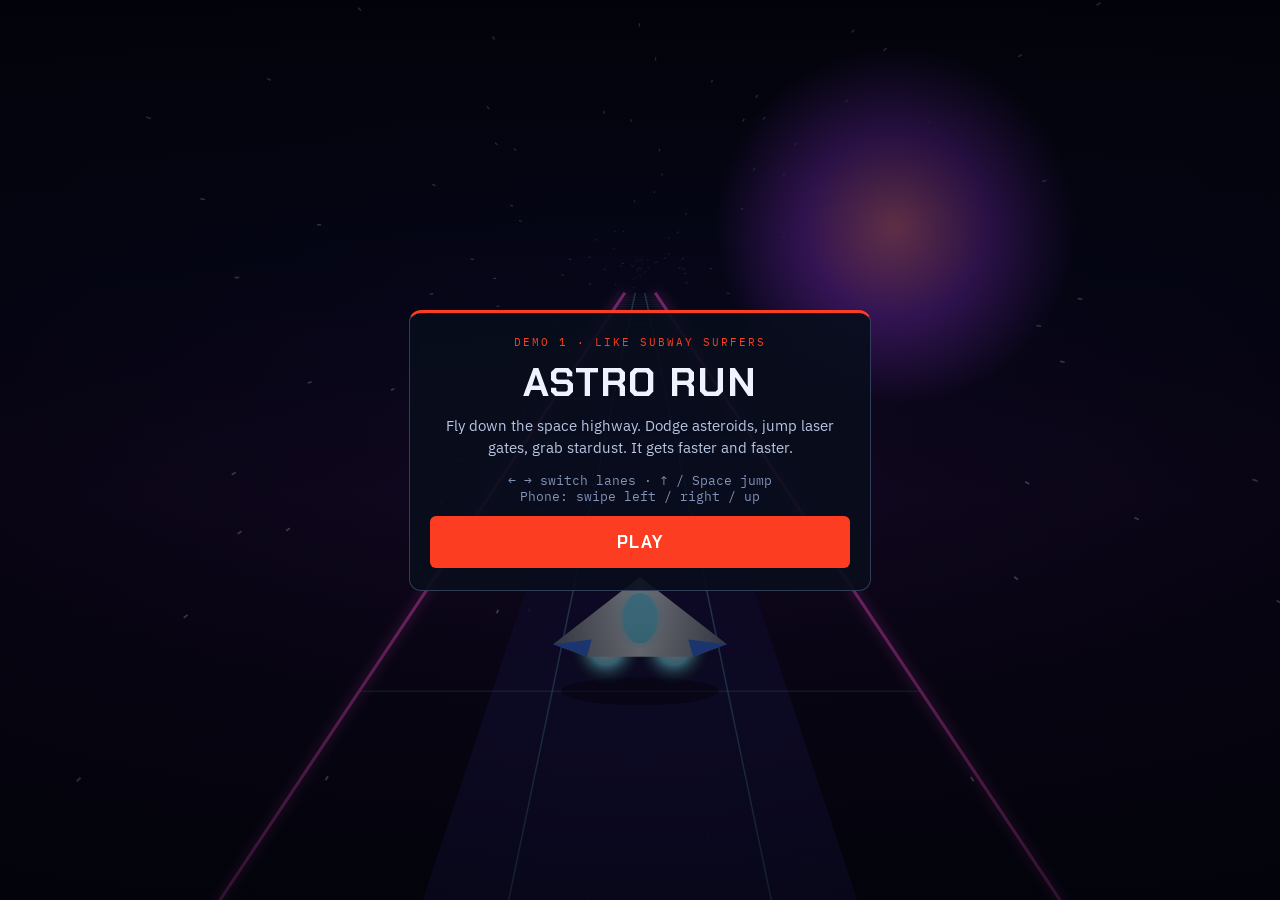
<file: games/demos/run.html>
<!doctype html>
<html lang="en">
<head>
<meta charset="utf-8">
<meta name="viewport" content="width=device-width, initial-scale=1, maximum-scale=1, user-scalable=no, viewport-fit=cover">
<title>Astro Run · demo</title>
<link rel="icon" href="/assets/favicon.svg" type="image/svg+xml">
<link rel="stylesheet" href="https://fonts.googleapis.com/css2?family=Chakra+Petch:wght@600;700&family=IBM+Plex+Mono:wght@400;600&family=IBM+Plex+Sans:wght@400;500&display=swap" media="print" onload="this.media='all'">
<link rel="stylesheet" href="/games/demos/common.css">
</head>
<body>
<canvas id="c"></canvas>
<div class="hud" id="hud" hidden>
  <div><div class="big" id="score">0</div><div class="small" id="dist">0 m</div></div>
  <div style="display:grid;gap:6px;justify-items:end">
    <span class="pill">✦ <b id="coins">0</b></span>
    <span class="pill" id="power" hidden></span>
  </div>
</div>
<section class="overlay" id="start">
  <div class="card">
    <div class="eyebrow">Demo 1 · like Subway Surfers</div>
    <h1>Astro Run</h1>
    <p>Fly down the space highway. Dodge asteroids, jump laser gates, grab stardust. It gets faster and faster.</p>
    <div class="keys">← → switch lanes · ↑ / Space jump<br>Phone: swipe left / right / up</div>
    <button class="btn" id="go">Play</button>
  </div>
</section>
<section class="overlay" id="over" hidden>
  <div class="card">
    <div class="eyebrow" id="o-eye">Crashed</div>
    <div class="stat" id="o-score">0</div>
    <p id="o-text"></p>
    <div class="unlock" id="o-unlock"></div>
    <button class="btn" id="again">Run again</button>
  </div>
</section>
<script>
(() => {
const cv = document.getElementById('c'), g = cv.getContext('2d');
const $ = (id) => document.getElementById(id);
let W, H, DPR, F, HZ;
function resize() { DPR = Math.min(devicePixelRatio || 1, 2); W = innerWidth; H = innerHeight; cv.width = W * DPR; cv.height = H * DPR; F = Math.min(H * 0.78, W * 1.35); HZ = H * 0.3; }
addEventListener('resize', resize); resize();
const clamp = (v, a, b) => Math.max(a, Math.min(b, v)), lerp = (a, b, t) => a + (b - a) * t;

/* camera + projection */
const CAM_H = 2.4, CAM_D = 4, ZFAR = 70;
const P = (x, y, z) => { const d = z + CAM_D; return [W / 2 + (x * F) / d, HZ + ((CAM_H - y) * F) / d, F / d]; };

/* audio */
const A = { c: null, init() { if (this.c) { this.c.resume(); return; } try { this.c = new AudioContext(); this.o = this.c.createGain(); this.o.gain.value = 0.9; this.o.connect(this.c.destination);
  const e = this.c.createOscillator(); e.type = 'sawtooth'; e.frequency.value = 55; const lp = this.c.createBiquadFilter(); lp.type = 'lowpass'; lp.frequency.value = 300; this.eg = this.c.createGain(); this.eg.gain.value = 0; e.connect(lp).connect(this.eg).connect(this.o); e.start(); this.eo = e; } catch { this.c = null; } },
  t(f, d, v = 0.1, type = 'sine', to) { if (!this.c) return; const t = this.c.currentTime, o = this.c.createOscillator(), gg = this.c.createGain(); o.type = type; o.frequency.setValueAtTime(f, t); if (to) o.frequency.exponentialRampToValueAtTime(to, t + d); gg.gain.setValueAtTime(v, t); gg.gain.exponentialRampToValueAtTime(0.0001, t + d); o.connect(gg).connect(this.o); o.start(t); o.stop(t + d + 0.02); },
  engine(on, sp) { if (!this.c) return; this.eg.gain.setTargetAtTime(on ? 0.05 : 0, this.c.currentTime, 0.2); this.eo.frequency.setTargetAtTime(45 + sp * 2.2, this.c.currentTime, 0.3); } };

/* skins: unlocked with total stardust collected across runs */
const SKINS = [{ n: 'Scout', need: 0, c: '#7fe3ff', t: '#3d7bff' }, { n: 'Comet', need: 150, c: '#ff6a4a', t: '#fc3d21' }, { n: 'Nova', need: 400, c: '#ffd166', t: '#ff9f1c' }, { n: 'Void', need: 900, c: '#c77dff', t: '#7b2cbf' }];
let bank = 0, best = 0; try { bank = +localStorage.getItem('run_bank') || 0; best = +localStorage.getItem('run_best') || 0; } catch {}
const skin = () => [...SKINS].reverse().find((s) => bank >= s.need);

/* state */
let st = 'start', speed, dist, coins, score, lane, px, py, vy, tilt, objs, parts, spawnZ, t0, shake, power, powerT, mult, combo, comboT, nearT;
const stars = Array.from({ length: 220 }, () => ({ a: Math.random() * Math.PI * 2, r: Math.random(), s: 0.3 + Math.random() }));
function reset() { speed = 15; dist = 0; coins = 0; score = 0; lane = 0; px = 0; py = 0; vy = 0; tilt = 0; objs = []; parts = []; spawnZ = 34; shake = 0; power = null; powerT = 0; mult = 1; combo = 0; comboT = 0; nearT = 0; }

function toast(txt, color) { const d = document.createElement('div'); d.className = 'toast'; d.style.color = color; d.textContent = txt; document.body.appendChild(d); setTimeout(() => d.remove(), 1400); }

/* spawning rows ahead */
function spawnRow(z) {
  const r = Math.random();
  const free = Math.floor(Math.random() * 3) - 1;
  const lanes = [-1, 0, 1];
  if (r < 0.45) { // rocks in two lanes, one free
    lanes.forEach((l) => { if (l !== free) objs.push({ k: 'rock', x: l, z, s: 0.8 + Math.random() * 0.3, rot: Math.random() * 6 }); });
    coinLine(free, z - 6, 4);
  } else if (r < 0.7) { // laser gates: jump them
    const n = Math.random() < 0.5 ? 3 : 2; const skip = n === 2 ? free : 9;
    lanes.forEach((l) => { if (l !== skip) objs.push({ k: 'gate', x: l, z }); });
    const cl = n === 3 ? lanes[Math.floor(Math.random() * 3)] : free;
    for (let i = 0; i < 5; i++) objs.push({ k: 'coin', x: cl, z: z - 3 + i * 1.5, y: 0.6 + Math.sin((i / 4) * Math.PI) * 1.0 });
    return 'gate';
  } else if (r < 0.88) { // single rock + coin trail
    const l = lanes[Math.floor(Math.random() * 3)]; objs.push({ k: 'rock', x: l, z, s: 0.85, rot: Math.random() * 6 });
    coinLine(lanes.filter((q) => q !== l)[Math.floor(Math.random() * 2)], z - 4, 6);
  } else { // power-up
    const kinds = ['magnet', 'shield', 'x2']; objs.push({ k: 'pow', p: kinds[Math.floor(Math.random() * 3)], x: lanes[Math.floor(Math.random() * 3)], z, y: 0.7 });
  }
}
function coinLine(l, z, n) { for (let i = 0; i < n; i++) objs.push({ k: 'coin', x: l, z: z + i * 1.6, y: 0.6 }); }

/* input */
function left() { if (st === 'play' && lane > -1) { lane--; tilt = -1; A.t(520, 0.06, 0.05, 'triangle'); } }
function right() { if (st === 'play' && lane < 1) { lane++; tilt = 1; A.t(520, 0.06, 0.05, 'triangle'); } }
let jumpBuf = 0;
function jump() { if (st !== 'play') return; if (py <= 0.001) { vy = 9; jumpBuf = 0; A.t(300, 0.25, 0.08, 'sine', 700); } else jumpBuf = 0.18; }
addEventListener('keydown', (e) => {
  if (['ArrowLeft', 'KeyA'].includes(e.code)) left();
  else if (['ArrowRight', 'KeyD'].includes(e.code)) right();
  else if (['ArrowUp', 'KeyW', 'Space'].includes(e.code)) { e.preventDefault(); if (st === 'play') jump(); else if (!$('start').hidden || !$('over').hidden) start(); }
});
let sx = 0, sy = 0, sw = false;
cv.addEventListener('pointerdown', (e) => { sx = e.clientX; sy = e.clientY; sw = true; });
cv.addEventListener('pointermove', (e) => { if (!sw) return; const dx = e.clientX - sx, dy = e.clientY - sy; if (Math.abs(dx) > 30 && Math.abs(dx) > Math.abs(dy)) { dx < 0 ? left() : right(); sw = false; } else if (dy < -30) { jump(); sw = false; } });
cv.addEventListener('pointerup', () => { if (sw) jump(); sw = false; });

function start() { A.init(); reset(); st = 'play'; t0 = performance.now(); $('start').hidden = true; $('over').hidden = true; $('hud').hidden = false; A.engine(true, speed); }
$('go').onclick = start; $('again').onclick = start;

function crash() {
  st = 'dead'; A.engine(false, 0); shake = 1; A.t(120, 0.8, 0.25, 'sawtooth', 30);
  for (let i = 0; i < 70; i++) parts.push({ x: px, y: py + 0.4, z: 0.3, vx: (Math.random() - 0.5) * 8, vy: Math.random() * 7, vz: Math.random() * 6, l: 1.2, c: i % 2 ? '#ffb547' : skin().c });
  const before = skin(); bank += coins; const newBest = score > best; best = Math.max(best, score);
  try { localStorage.setItem('run_bank', bank); localStorage.setItem('run_best', best); } catch {}
  const after = skin(); const next = SKINS.find((s) => s.need > bank);
  setTimeout(() => {
    $('o-eye').textContent = newBest ? 'New best!' : 'Crashed';
    $('o-score').textContent = score;
    $('o-text').textContent = `${Math.floor(dist)} m · ${coins} stardust · best ${best}`;
    $('o-unlock').textContent = after !== before ? `🔓 New ship unlocked: ${after.n}!` : next ? `Stardust bank ${bank} / ${next.need} → unlock "${next.n}" ship` : 'All ships unlocked!';
    $('over').hidden = false; $('hud').hidden = true;
  }, 900);
}

/* update */
function update(dt) {
  for (const p of parts) { p.x += p.vx * dt; p.y += p.vy * dt; p.z += p.vz * dt - (st === 'play' ? speed * dt : 0); p.vy -= 12 * dt; p.l -= dt; }
  parts = parts.filter((p) => p.l > 0);
  if (shake > 0) shake = Math.max(0, shake - dt * 2);
  if (st !== 'play') return;
  speed = Math.min(40, speed + dt * 0.42);
  A.engine(true, speed);
  const move = speed * dt;
  dist += move; score = Math.floor(dist) + coins * 10;
  px = lerp(px, lane, clamp(dt * 14, 0, 1)); tilt = lerp(tilt, 0, clamp(dt * 6, 0, 1));
  vy -= 32 * dt; py = Math.max(0, py + vy * dt); if (py === 0) vy = 0;
  if (jumpBuf > 0) { jumpBuf -= dt; if (py === 0) jump(); }
  if (powerT > 0) { powerT -= dt; if (powerT <= 0) { power = null; mult = 1; $('power').hidden = true; } else $('power').textContent = `${power === 'magnet' ? '🧲 Magnet' : power === 'shield' ? '🛡 Shield' : '✖2 Double'} ${Math.ceil(powerT)}s`; }
  comboT -= dt; if (comboT <= 0) combo = 0;
  nearT -= dt;
  spawnZ -= move;
  while (spawnZ < ZFAR) { const kind = spawnRow(spawnZ); spawnZ += (kind === 'gate' ? speed * 0.3 : 0) + Math.max(9, speed * (Math.max(0.5, 0.95 - speed * 0.011) + Math.random() * 0.35)); }
  for (const o of objs) {
    o.z -= move;
    if (o.k === 'coin' && power === 'magnet' && o.z < 12 && o.z > -1) { o.x = lerp(o.x, px, clamp(dt * 6, 0, 1)); o.y = lerp(o.y, py + 0.5, clamp(dt * 6, 0, 1)); }
    if (o.dead || Math.abs(o.z) > 0.55) continue;
    const dx = Math.abs(o.x - px);
    if (o.k === 'coin' && dx < 0.55 && Math.abs((o.y || 0.6) - (py + 0.5)) < 0.9) {
      o.dead = true; coins += mult; combo++; comboT = 0.6;
      A.t(880 * Math.pow(2, Math.min(combo, 12) / 12), 0.12, 0.07, 'triangle');
    } else if (o.k === 'pow' && dx < 0.55) {
      o.dead = true; power = o.p; powerT = 8; mult = o.p === 'x2' ? 2 : 1; $('power').hidden = false;
      A.t(660, 0.1, 0.08); A.t(990, 0.2, 0.08); toast(o.p === 'magnet' ? 'Magnet!' : o.p === 'shield' ? 'Shield!' : 'Double stardust!', '#7fe3ff');
    } else if ((o.k === 'rock' && dx < 0.6) || (o.k === 'gate' && dx < 0.6 && py < 0.55)) {
      if (power === 'shield') { o.dead = true; power = null; powerT = 0; $('power').hidden = true; shake = 0.4; A.t(200, 0.3, 0.15, 'square', 80); toast('Shield saved you!', '#5dff9b'); }
      else { crash(); return; }
    } else if (o.k === 'rock' && dx > 0.6 && dx < 1.25 && !o.near && speed > 22 && nearT <= 0) {
      o.near = true; nearT = 1; score += 50; toast('Close call +50', '#ffb547'); A.t(1200, 0.08, 0.05, 'square');
    }
  }
  objs = objs.filter((o) => o.z > -3 && !o.dead);
  $('score').textContent = score; $('dist').textContent = `${Math.floor(dist)} m · ${Math.round(speed * 10)} km/h`; $('coins').textContent = coins;
}

/* draw */
function draw(now) {
  g.setTransform(DPR, 0, 0, DPR, 0, 0);
  const sh = shake * 10; g.save(); if (sh) g.translate((Math.random() - 0.5) * sh, (Math.random() - 0.5) * sh);
  const bg = g.createLinearGradient(0, 0, 0, H); bg.addColorStop(0, '#02030a'); bg.addColorStop(0.3, '#0b0a2a'); bg.addColorStop(0.55, '#200b35'); bg.addColorStop(1, '#05040f');
  g.fillStyle = bg; g.fillRect(-20, -20, W + 40, H + 40);
  // warp stars from the vanishing point
  const sp = st === 'play' ? speed : 10;
  for (const s of stars) {
    s.r += (sp / 40) * 0.012 * s.s; if (s.r > 1) { s.r = 0.02; s.a = Math.random() * Math.PI * 2; }
    const R = s.r * s.r * Math.max(W, H) * 0.9, x = W / 2 + Math.cos(s.a) * R, y = HZ + Math.sin(s.a) * R * 0.8;
    const len = 1 + s.r * sp * 0.6;
    g.strokeStyle = `rgba(200,220,255,${0.2 + s.r * 0.8})`; g.lineWidth = 0.6 + s.r * 1.6; g.beginPath(); g.moveTo(x, y); g.lineTo(x + Math.cos(s.a) * len, y + Math.sin(s.a) * len * 0.8); g.stroke();
  }
  // planet on the horizon
  const pg = g.createRadialGradient(W * 0.7, HZ - H * 0.05, 4, W * 0.7, HZ - H * 0.05, H * 0.2); pg.addColorStop(0, '#ff7ab0'); pg.addColorStop(0.5, '#7b2cbf'); pg.addColorStop(1, 'rgba(123,44,191,0)');
  g.fillStyle = pg; g.beginPath(); g.arc(W * 0.7, HZ - H * 0.05, H * 0.2, 0, Math.PI * 2); g.fill();
  // highway
  const [lx0, y0] = P(-1.6, 0, 0), [rx0] = P(1.6, 0, 0), [lx1, y1] = P(-1.6, 0, ZFAR), [rx1] = P(1.6, 0, ZFAR);
  const rg = g.createLinearGradient(0, y1, 0, y0); rg.addColorStop(0, 'rgba(20,10,50,0.2)'); rg.addColorStop(1, 'rgba(30,20,80,0.95)');
  g.fillStyle = rg; g.beginPath(); g.moveTo(lx0, y0 + 400); g.lineTo(lx1, y1); g.lineTo(rx1, y1); g.lineTo(rx0, y0 + 400); g.fill();
  const off = (dist || 0) % 3;
  g.strokeStyle = 'rgba(127,227,255,0.35)'; g.lineWidth = 1;
  for (let z = -off; z < ZFAR; z += 3) { if (z < -CAM_D + 0.5) continue; const [a, y] = P(-1.6, 0, z), [b] = P(1.6, 0, z); g.globalAlpha = clamp(1 - z / ZFAR, 0, 1); g.beginPath(); g.moveTo(a, y); g.lineTo(b, y); g.stroke(); }
  g.globalAlpha = 1;
  [-1.6, -0.5, 0.5, 1.6].forEach((x, i) => { const [a, ya] = P(x, 0, -CAM_D + 0.6), [b, yb] = P(x, 0, ZFAR); g.strokeStyle = i === 0 || i === 3 ? '#ff4fd8' : 'rgba(127,227,255,0.45)'; g.lineWidth = i === 0 || i === 3 ? 3 : 1.5; g.shadowColor = g.strokeStyle; g.shadowBlur = i === 0 || i === 3 ? 12 : 0; g.beginPath(); g.moveTo(a, ya); g.lineTo(b, yb); g.stroke(); });
  g.shadowBlur = 0;
  // objects far → near
  const list = [...objs].sort((a, b) => b.z - a.z);
  for (const o of list) {
    if (o.z > ZFAR || o.z < -1.4) continue;
    const fade = clamp((ZFAR - o.z) / 12, 0, 1); g.globalAlpha = fade;
    if (o.k === 'rock') {
      const [x, y, s] = P(o.x, 0.75 * o.s, o.z); const r = 0.75 * o.s * s;
      const rgd = g.createRadialGradient(x - r * 0.3, y - r * 0.3, r * 0.1, x, y, r); rgd.addColorStop(0, '#9b8b7a'); rgd.addColorStop(1, '#3a2f2a');
      g.fillStyle = rgd; g.beginPath(); for (let i = 0; i < 9; i++) { const a = (i / 9) * Math.PI * 2 + o.rot, rr = r * (0.82 + 0.18 * Math.sin(i * 2.3 + o.rot)); i ? g.lineTo(x + Math.cos(a) * rr, y + Math.sin(a) * rr) : g.moveTo(x + Math.cos(a) * rr, y + Math.sin(a) * rr); } g.fill();
      g.fillStyle = 'rgba(0,0,0,0.25)'; g.beginPath(); g.arc(x + r * 0.25, y - r * 0.1, r * 0.2, 0, Math.PI * 2); g.fill(); g.beginPath(); g.arc(x - r * 0.3, y + r * 0.3, r * 0.13, 0, Math.PI * 2); g.fill();
      o.rot += 0.01;
    } else if (o.k === 'gate') {
      const [a, ya, s] = P(o.x - 0.45, 0, o.z), [b] = P(o.x + 0.45, 0, o.z), [, yt] = P(o.x, 0.5, o.z);
      g.fillStyle = '#3a4356'; g.fillRect(a - s * 0.04, yt, s * 0.08, ya - yt); g.fillRect(b - s * 0.04, yt, s * 0.08, ya - yt);
      g.strokeStyle = '#ff3b1f'; g.lineWidth = Math.max(2, s * 0.08); g.shadowColor = '#ff3b1f'; g.shadowBlur = 16; g.beginPath(); g.moveTo(a, yt + s * 0.05); g.lineTo(b, yt + s * 0.05); g.stroke(); g.shadowBlur = 0;
    } else if (o.k === 'coin') {
      const [x, y, s] = P(o.x, o.y || 0.6, o.z); const r = 0.17 * s; const w = Math.abs(Math.cos(now * 0.006 + o.z));
      g.fillStyle = '#ffd166'; g.shadowColor = '#ffb547'; g.shadowBlur = 10; g.beginPath(); g.ellipse(x, y, r * (0.3 + 0.7 * w), r, 0, 0, Math.PI * 2); g.fill(); g.shadowBlur = 0;
    } else if (o.k === 'pow') {
      const [x, y, s] = P(o.x, o.y + Math.sin(now * 0.005) * 0.1, o.z); const r = 0.28 * s;
      const col = o.p === 'magnet' ? '#3d7bff' : o.p === 'shield' ? '#5dff9b' : '#ffb547';
      g.fillStyle = col; g.shadowColor = col; g.shadowBlur = 20; g.beginPath(); g.arc(x, y, r, 0, Math.PI * 2); g.fill(); g.shadowBlur = 0;
      g.fillStyle = '#02030a'; g.font = `700 ${Math.max(8, r)}px "Chakra Petch", sans-serif`; g.textAlign = 'center'; g.textBaseline = 'middle'; g.fillText(o.p === 'magnet' ? 'M' : o.p === 'shield' ? 'S' : '×2', x, y + 1);
    }
  }
  g.globalAlpha = 1;
  // ship
  if (st !== 'dead') drawShip(now);
  // particles
  for (const p of parts) { const [x, y, s] = P(p.x, p.y, p.z); g.globalAlpha = clamp(p.l, 0, 1); g.fillStyle = p.c; g.beginPath(); g.arc(x, y, Math.max(1.5, s * 0.05), 0, Math.PI * 2); g.fill(); }
  g.globalAlpha = 1;
  // speed vignette
  if (st === 'play' && speed > 26) { const v = g.createRadialGradient(W / 2, H / 2, H * 0.3, W / 2, H / 2, H * 0.8); v.addColorStop(0, 'rgba(0,0,0,0)'); v.addColorStop(1, `rgba(127,227,255,${(speed - 26) / 90})`); g.fillStyle = v; g.fillRect(0, 0, W, H); }
  g.restore();
}
function drawShip(now) {
  const sk = skin();
  const [x, y, s] = P(px, py + 0.35, 0); const [, gy] = P(px, 0, 0);
  // shadow
  g.fillStyle = 'rgba(0,0,0,0.45)'; g.beginPath(); g.ellipse(x, gy, s * 0.45 * (1 - py * 0.3), s * 0.08, 0, 0, Math.PI * 2); g.fill();
  g.save(); g.translate(x, y); g.rotate(tilt * 0.25); const k = s * 0.55;
  // engine flames
  const fl = 0.35 + Math.random() * 0.15 + (st === 'play' ? speed / 120 : 0);
  [-0.35, 0.35].forEach((ex) => { const fg = g.createRadialGradient(ex * k, 0.2 * k, 1, ex * k, 0.2 * k, fl * k); fg.addColorStop(0, '#fff'); fg.addColorStop(0.4, sk.c); fg.addColorStop(1, 'rgba(0,0,0,0)'); g.fillStyle = fg; g.beginPath(); g.arc(ex * k, 0.2 * k, fl * k, 0, Math.PI * 2); g.fill(); });
  // body
  const bgd = g.createLinearGradient(-k, 0, k, 0); bgd.addColorStop(0, '#6d7485'); bgd.addColorStop(0.5, '#eef1f7'); bgd.addColorStop(1, '#6d7485');
  g.fillStyle = bgd; g.beginPath(); g.moveTo(0, -0.55 * k); g.lineTo(0.9 * k, 0.15 * k); g.lineTo(0.55 * k, 0.28 * k); g.lineTo(-0.55 * k, 0.28 * k); g.lineTo(-0.9 * k, 0.15 * k); g.closePath(); g.fill();
  g.fillStyle = sk.t; g.beginPath(); g.moveTo(-0.9 * k, 0.15 * k); g.lineTo(-0.55 * k, 0.28 * k); g.lineTo(-0.5 * k, 0.1 * k); g.closePath(); g.fill(); g.beginPath(); g.moveTo(0.9 * k, 0.15 * k); g.lineTo(0.55 * k, 0.28 * k); g.lineTo(0.5 * k, 0.1 * k); g.closePath(); g.fill();
  g.fillStyle = sk.c; g.shadowColor = sk.c; g.shadowBlur = 10; g.beginPath(); g.ellipse(0, -0.12 * k, 0.18 * k, 0.26 * k, 0, 0, Math.PI * 2); g.fill(); g.shadowBlur = 0;
  if (power === 'shield') { g.strokeStyle = 'rgba(93,255,155,0.8)'; g.lineWidth = 2; g.beginPath(); g.arc(0, -0.05 * k, 1.05 * k, 0, Math.PI * 2); g.stroke(); }
  g.restore();
}

let last = performance.now();
function loop(now) { const dt = Math.min((now - last) / 1000, 0.05); last = now; update(dt); draw(now); requestAnimationFrame(loop); }
reset(); requestAnimationFrame(loop);
if (location.search.includes('debug')) window.__run = { get st() { return st; }, get objs() { return objs; }, get lane() { return lane; }, left, right, jump, start, get score() { return score; }, get py() { return py; } };
})();
</script>
</body>
</html>
</file>
<file: css/tokens.css>
/* Artemis palette — modern NASA flight control. One dark look, used everywhere. */
:root {
  color-scheme: dark;
  --void: #03050a;
  --deep: #060b16;
  --panel: #0a1426;
  --panel-2: #0e1b33;
  --bar: #0b1c38;
  --line: rgba(150, 175, 230, 0.16);
  --line-strong: rgba(150, 175, 230, 0.32);
  --ink: #eef3ff;
  --ink-2: #b8c6e3;
  --ink-dim: #8394b8;
  --red: #fc3d21;
  --red-soft: rgba(252, 61, 33, 0.14);
  --cyan: #7fe3ff;
  --amber: #ffb547;
  --go: #5dff9b;
  --blue: #3d7bff;

  --display: "Chakra Petch", "Segoe UI", system-ui, sans-serif;
  --body: "IBM Plex Sans", "Segoe UI", system-ui, sans-serif;
  --mono: "IBM Plex Mono", ui-monospace, "Cascadia Mono", Consolas, monospace;

  --r: 6px;
  --gutter: clamp(16px, 4vw, 40px);
}
*, *::before, *::after { box-sizing: border-box; }
html { -webkit-text-size-adjust: 100%; }
body { margin: 0; background: var(--void); color: var(--ink); font-family: var(--body); font-size: 16px; line-height: 1.55; }
img { max-width: 100%; display: block; }
a { color: var(--cyan); }
a:hover { color: #fff; }
:focus-visible { outline: 2px solid var(--amber); outline-offset: 3px; }
[hidden] { display: none !important; }
.sr-only { position: absolute; width: 1px; height: 1px; padding: 0; margin: -1px; overflow: hidden; clip: rect(0 0 0 0); white-space: nowrap; border: 0; }

.eyebrow { font-family: var(--mono); font-size: 11px; letter-spacing: 0.18em; text-transform: uppercase; color: var(--red); }
.chip {
  display: inline-flex; align-items: center; gap: 6px;
  font-family: var(--mono); font-size: 11.5px; letter-spacing: 0.04em;
  color: var(--ink-2); border: 1px solid var(--line); border-radius: 3px; padding: 3px 8px; background: rgba(255,255,255,0.02);
}
.status { font-family: var(--mono); font-size: 11px; font-weight: 600; letter-spacing: 0.12em; }
.status.live { color: var(--go); }
.status.playable { color: var(--amber); }
.btn {
  display: inline-flex; align-items: center; justify-content: center; gap: 8px;
  font-family: var(--display); font-weight: 700; font-size: 14px; letter-spacing: 0.1em; text-transform: uppercase;
  color: #fff; background: var(--red); border: 0; border-radius: 4px; padding: 11px 18px; cursor: pointer; text-decoration: none;
}
.btn:hover { color: #fff; filter: brightness(1.1); }
.btn.ghost { background: transparent; color: var(--ink); border: 1px solid var(--line-strong); }
.btn.ghost:hover { border-color: var(--ink-2); }
.btn.small { font-size: 12px; padding: 8px 12px; }
@media (prefers-reduced-motion: reduce) {
  *, *::before, *::after { animation-duration: 0.01ms !important; animation-iteration-count: 1 !important; transition-duration: 0.01ms !important; scroll-behavior: auto !important; }
}
</file>
<file: games/stack/stack.css>
html, body { height: 100%; }
body { margin: 0; overflow: hidden; background: #02030a; color: var(--ink); font-family: var(--mono); touch-action: none; user-select: none; -webkit-user-select: none; -webkit-tap-highlight-color: transparent; }
#game { position: fixed; inset: 0; width: 100%; height: 100%; display: block; cursor: pointer; }

.hud { position: fixed; top: calc(env(safe-area-inset-top, 0px) + 18px); left: 0; right: 0; text-align: center; pointer-events: none; }
.score { font-family: var(--display); font-weight: 700; font-size: clamp(56px, 14vw, 96px); line-height: 1; letter-spacing: 0.02em; text-shadow: 0 4px 30px rgba(0, 0, 0, 0.45); font-variant-numeric: tabular-nums; }
.score.bump { animation: bump 0.25s ease-out; }
@keyframes bump { 0% { transform: scale(1.18); } 100% { transform: scale(1); } }
.alt { margin-top: 6px; font-size: 13px; letter-spacing: 0.22em; color: rgba(255, 255, 255, 0.8); font-variant-numeric: tabular-nums; }
.next { margin-top: 4px; font-size: 11.5px; letter-spacing: 0.12em; color: var(--amber); text-transform: uppercase; }

.corner { position: fixed; top: calc(env(safe-area-inset-top, 0px) + 12px); right: 12px; display: flex; align-items: center; gap: 10px; font-size: 11px; letter-spacing: 0.14em; color: rgba(255, 255, 255, 0.75); }
.corner b { color: #fff; font-size: 14px; }
.icon-btn { font: inherit; font-size: 15px; color: var(--ink); background: rgba(4, 8, 18, 0.5); border: 1px solid var(--line-strong); border-radius: 4px; width: 34px; height: 30px; cursor: pointer; }
.icon-btn[aria-pressed="false"] { opacity: 0.45; text-decoration: line-through; }

.banner { position: fixed; left: 50%; top: 32%; transform: translateX(-50%); text-align: center; pointer-events: none; font-family: var(--display); font-weight: 700; font-size: clamp(18px, 4.6vw, 26px); letter-spacing: 0.08em; text-transform: uppercase; color: #fff; text-shadow: 0 2px 20px rgba(0, 0, 0, 0.6); animation: rise 2.6s ease-out forwards; white-space: nowrap; }
.banner small { display: block; font-family: var(--mono); font-weight: 600; font-size: 12px; letter-spacing: 0.2em; color: var(--amber); margin-bottom: 4px; }
@keyframes rise { 0% { opacity: 0; transform: translate(-50%, 16px); } 12% { opacity: 1; transform: translate(-50%, 0); } 80% { opacity: 1; } 100% { opacity: 0; transform: translate(-50%, -12px); } }
.perfect { position: fixed; left: 50%; top: 22%; transform: translateX(-50%); pointer-events: none; font-family: var(--display); font-weight: 700; font-size: 18px; letter-spacing: 0.3em; color: var(--cyan); text-shadow: 0 0 18px rgba(127, 227, 255, 0.9); animation: pop 0.7s ease-out forwards; }
@keyframes pop { 0% { opacity: 0; transform: translate(-50%, 8px) scale(0.9); } 20% { opacity: 1; transform: translate(-50%, 0) scale(1.05); } 100% { opacity: 0; transform: translate(-50%, -10px) scale(1); } }

.overlay { position: fixed; inset: 0; display: grid; place-items: center; padding: 16px; background: radial-gradient(ellipse at center, rgba(2, 3, 10, 0.35), rgba(2, 3, 10, 0.82)); overflow-y: auto; }
.card { width: min(420px, 100%); display: grid; gap: 12px; text-align: center; background: rgba(8, 14, 28, 0.88); border: 1px solid var(--line-strong); border-top: 3px solid var(--red); border-radius: 10px; padding: 22px 20px; backdrop-filter: blur(6px); }
.card h1 { margin: 0; font-family: var(--display); font-size: clamp(30px, 8vw, 40px); letter-spacing: 0.03em; text-transform: uppercase; line-height: 1.05; }
#r-score { font-size: clamp(56px, 16vw, 80px); letter-spacing: 0; }
.card .lead { margin: 0; font-family: var(--body); color: var(--ink-2); font-size: 15px; line-height: 1.5; }
.reached { margin: -4px 0 0; font-family: var(--display); font-size: 17px; color: var(--cyan); }
.hint { margin: 0; font-size: 11.5px; letter-spacing: 0.1em; color: var(--ink-dim); text-transform: uppercase; }
.btn.big { font-size: 17px; padding: 15px 20px; }
.board { text-align: left; border-top: 1px solid var(--line); padding-top: 10px; }
.board h2 { margin: 0 0 6px; font-size: 11px; letter-spacing: 0.18em; text-transform: uppercase; color: var(--cyan); font-weight: 600; }
.board ol { margin: 0; padding: 0; list-style: none; display: grid; gap: 2px; font-size: 13px; font-variant-numeric: tabular-nums; }
.board li { display: grid; grid-template-columns: 28px 1fr auto; gap: 8px; padding: 3px 6px; border-radius: 3px; }
.board li:nth-child(1) { color: var(--amber); }
.board li.me { background: rgba(252, 61, 33, 0.2); }
.board li.muted { display: block; color: var(--ink-dim); }
#initials-form { display: grid; gap: 6px; text-align: left; font-size: 13px; color: var(--ink-2); }
.init-row { display: flex; gap: 8px; }
#initials { flex: 1; min-width: 0; font-family: var(--display); font-size: 24px; letter-spacing: 0.4em; text-transform: uppercase; text-align: center; color: var(--ink); background: #050a16; border: 1px solid var(--line-strong); border-radius: 4px; padding: 6px 8px; }
.form-msg { margin: 0; min-height: 1.2em; color: var(--amber); }
</file>
<file: css/content.css>
/* Shared styles for portfolio content (Quick view + 3D panels) */
.crew { display: grid; grid-template-columns: repeat(auto-fit, minmax(150px, 1fr)); gap: 1px; margin: 0 0 20px; background: var(--line); border: 1px solid var(--line); border-radius: var(--r); overflow: hidden; }
.crew div { background: var(--panel); padding: 10px 14px; }
.crew dt { font-family: var(--mono); font-size: 10.5px; letter-spacing: 0.16em; text-transform: uppercase; color: var(--ink-dim); }
.crew dd { margin: 2px 0 0; font-family: var(--display); font-weight: 600; font-size: 16px; }
.crew dd.go { color: var(--go); }

.payloads { display: grid; gap: 18px; }
.payload { display: grid; grid-template-columns: minmax(0, 5fr) minmax(0, 7fr); gap: 0; background: var(--panel); border: 1px solid var(--line); border-radius: var(--r); overflow: hidden; }
.payload-media { background: var(--deep); border-right: 1px solid var(--line); display: flex; align-items: center; }
.payload-media img, .payload-art svg { width: 100%; height: auto; object-fit: cover; aspect-ratio: 16 / 9; display: block; }
.payload-art { width: 100%; }
.payload-body { padding: 18px 20px; display: grid; gap: 8px; align-content: start; }
.payload-body header { display: flex; align-items: baseline; justify-content: space-between; gap: 12px; flex-wrap: wrap; }
.payload-body h3 { margin: 0; font-family: var(--display); font-size: 22px; font-weight: 700; letter-spacing: 0.01em; }
.payload-body .kind { margin: 0; font-family: var(--mono); font-size: 12px; color: var(--ink-dim); letter-spacing: 0.04em; }
.payload-body p { margin: 0; color: var(--ink-2); }
.payload-body ul { margin: 0; padding-left: 18px; color: var(--ink-2); font-size: 14.5px; }
.payload-body li { margin: 3px 0; }
.chips { display: flex; flex-wrap: wrap; gap: 6px; }
.actions { display: flex; gap: 8px; flex-wrap: wrap; margin-top: 4px; }
@media (max-width: 720px) {
  .payload { grid-template-columns: 1fr; }
  .payload-media { border-right: 0; border-bottom: 1px solid var(--line); }
}

.log { list-style: none; margin: 0; padding: 0; display: grid; gap: 0; }
.log > li { display: grid; grid-template-columns: 150px 1fr; gap: 18px; padding: 16px 0; border-top: 1px solid var(--line); }
.log > li:last-child { border-bottom: 1px solid var(--line); }
.log-date { font-family: var(--mono); font-size: 12.5px; color: var(--amber); letter-spacing: 0.04em; padding-top: 3px; font-variant-numeric: tabular-nums; }
.log-body h3 { margin: 0 0 6px; font-family: var(--display); font-size: 19px; font-weight: 700; }
.log-body h3 span { color: var(--ink-dim); font-weight: 500; }
.log-body ul { margin: 0; padding-left: 18px; color: var(--ink-2); font-size: 14.5px; }
@media (max-width: 560px) { .log > li { grid-template-columns: 1fr; gap: 4px; } }

.edu { list-style: none; margin: 0; padding: 0; }
.edu li { display: grid; gap: 2px; padding: 12px 14px; background: var(--panel); border: 1px solid var(--line); border-radius: var(--r); }
.edu strong { font-family: var(--display); font-size: 17px; }
.edu span { color: var(--ink-2); font-size: 14.5px; }

.systems { display: grid; grid-template-columns: repeat(auto-fit, minmax(220px, 1fr)); gap: 12px; }
.system { background: var(--panel); border: 1px solid var(--line); border-radius: var(--r); padding: 14px 16px; }
.system h3 { margin: 0 0 10px; font-family: var(--mono); font-size: 12px; font-weight: 600; letter-spacing: 0.16em; text-transform: uppercase; color: var(--cyan); }

.comms { list-style: none; margin: 0; padding: 0; display: grid; gap: 8px; }
.comms li { display: grid; grid-template-columns: 90px minmax(0, 1fr) auto; align-items: center; gap: 12px; padding: 12px 14px; background: var(--panel); border: 1px solid var(--line); border-radius: var(--r); }
.comms-label { font-family: var(--mono); font-size: 11px; letter-spacing: 0.14em; text-transform: uppercase; color: var(--ink-dim); }
.comms a { overflow-wrap: anywhere; font-size: 15px; }
.copy { font-family: var(--mono); font-size: 11px; letter-spacing: 0.08em; text-transform: uppercase; color: var(--ink-2); background: transparent; border: 1px solid var(--line-strong); border-radius: 3px; padding: 5px 9px; cursor: pointer; }
.copy:hover { color: #fff; border-color: var(--ink-2); }
@media (max-width: 480px) { .comms li { grid-template-columns: 1fr auto; } .comms-label { grid-column: 1 / -1; } }

/* Game dialog */
.game-dialog { width: min(980px, calc(100vw - 24px)); height: min(760px, calc(100dvh - 24px)); padding: 0; border: 1px solid var(--line-strong); border-radius: 8px; background: #000; color: var(--ink); overflow: hidden; }
.game-dialog[open] { display: flex; flex-direction: column; }
.game-dialog::backdrop { background: rgba(2, 4, 10, 0.78); backdrop-filter: blur(4px); }
.gd-bar { display: flex; align-items: center; gap: 10px; padding: 10px 12px; background: var(--bar); border-bottom: 2px solid var(--red); }
.gd-bar h2 { margin: 0; flex: 1; font-family: var(--display); font-size: 16px; letter-spacing: 0.06em; text-transform: uppercase; }
.gd-dot { width: 8px; height: 8px; border-radius: 50%; background: var(--go); box-shadow: 0 0 8px var(--go); }
.gd-bar button { font-family: var(--mono); font-size: 11px; letter-spacing: 0.08em; text-transform: uppercase; color: var(--ink-2); background: transparent; border: 1px solid var(--line-strong); border-radius: 3px; padding: 6px 10px; cursor: pointer; }
.gd-bar .gd-close { font-size: 14px; padding: 4px 10px; }
.gd-stage { flex: 1; min-height: 0; background: #000; }
.gd-stage iframe { width: 100%; height: 100%; border: 0; display: block; }
</file>
<file: css/quick.css>
/* Quick view — a clean mission brief for recruiters and slow devices */
.wrap { width: 100%; max-width: 1040px; margin-inline: auto; padding-inline: var(--gutter); }
.skip { position: absolute; left: -999px; top: 8px; background: var(--red); color: #fff; padding: 8px 12px; z-index: 10; }
.skip:focus { left: 8px; }

.masthead { border-bottom: 1px solid var(--line); background:
  radial-gradient(1200px 400px at 80% -20%, rgba(61, 123, 255, 0.18), transparent 60%),
  linear-gradient(to bottom, #07101f, var(--void)); }
.mast-grid { display: grid; grid-template-columns: auto 1fr auto; gap: 24px; align-items: center; padding-block: clamp(28px, 6vw, 56px) 20px; }
.patch { width: clamp(84px, 14vw, 128px); height: auto; filter: drop-shadow(0 6px 24px rgba(252, 61, 33, 0.25)); }
.mast-text h1 { margin: 4px 0 2px; font-family: var(--display); font-weight: 700; font-size: clamp(34px, 6.4vw, 60px); line-height: 1; letter-spacing: 0.01em; text-wrap: balance; }
.mast-text .role { margin: 0; font-family: var(--display); font-weight: 600; font-size: clamp(17px, 2.4vw, 22px); color: var(--cyan); }
.mast-text .meta { margin: 6px 0 0; font-family: var(--mono); font-size: 13px; color: var(--ink-dim); letter-spacing: 0.02em; }
.mast-cta { display: grid; gap: 6px; justify-items: end; }
.mast-cta .hint { font-family: var(--mono); font-size: 11px; color: var(--ink-dim); letter-spacing: 0.06em; }
@media (max-width: 760px) {
  .mast-grid { grid-template-columns: auto 1fr; }
  .mast-cta { grid-column: 1 / -1; justify-items: start; }
}

.qnav { display: flex; gap: 4px; overflow-x: auto; padding-block: 8px 12px; scrollbar-width: none; position: sticky; top: 0; }
.qnav::-webkit-scrollbar { display: none; }
.qnav a { flex: none; font-family: var(--mono); font-size: 12px; letter-spacing: 0.1em; text-transform: uppercase; color: var(--ink-2); text-decoration: none; padding: 7px 10px; border: 1px solid transparent; border-radius: 3px; }
.qnav a:hover { color: #fff; border-color: var(--line-strong); }

.block { padding-block: clamp(32px, 6vw, 56px) 8px; scroll-margin-top: 12px; }
.block h2 { display: flex; align-items: center; gap: 12px; margin: 0 0 18px; font-family: var(--display); font-weight: 700; font-size: clamp(24px, 3.4vw, 30px); letter-spacing: 0.02em; text-transform: uppercase; }
.block h2::before { content: ""; width: 14px; height: 14px; border-radius: 50%; border: 3px solid var(--red); flex: none; }
#about [data-slot] > p { max-width: 68ch; margin: 0 0 12px; color: var(--ink-2); font-size: 17px; }
#about [data-slot] > p:first-of-type { color: var(--ink); font-size: 19px; }

.foot { padding-block: 48px 40px; color: var(--ink-dim); font-size: 14px; border-top: 1px solid var(--line); margin-top: 48px; }
</file>
<file: games/demos/common.css>
html, body { height: 100%; }
body { margin: 0; overflow: hidden; background: #02030a; color: #eef3ff; font-family: "IBM Plex Mono", Consolas, monospace; touch-action: none; user-select: none; -webkit-user-select: none; -webkit-tap-highlight-color: transparent; }
canvas { position: fixed; inset: 0; width: 100%; height: 100%; display: block; }
.hud { position: fixed; top: calc(env(safe-area-inset-top, 0px) + 10px); left: 12px; right: 12px; display: flex; justify-content: space-between; align-items: flex-start; gap: 10px; pointer-events: none; font-variant-numeric: tabular-nums; }
.hud .big { font-family: "Chakra Petch", "Segoe UI", sans-serif; font-weight: 700; font-size: 30px; line-height: 1; }
.hud .small { font-size: 11px; letter-spacing: 0.14em; color: rgba(238, 243, 255, 0.7); margin-top: 4px; text-transform: uppercase; }
.pill { display: inline-flex; align-items: center; gap: 6px; background: rgba(6, 12, 24, 0.6); border: 1px solid rgba(150, 175, 230, 0.25); border-radius: 20px; padding: 5px 11px; font-size: 13px; font-weight: 600; }
.overlay { position: fixed; inset: 0; display: grid; place-items: center; padding: 16px; background: radial-gradient(ellipse at center, rgba(2, 3, 10, 0.45), rgba(2, 3, 10, 0.88)); overflow-y: auto; }
.card { width: min(420px, 100%); display: grid; gap: 12px; text-align: center; background: rgba(8, 14, 28, 0.9); border: 1px solid rgba(150, 175, 230, 0.3); border-top: 3px solid #fc3d21; border-radius: 12px; padding: 22px 20px; }
.card h1 { margin: 0; font-family: "Chakra Petch", "Segoe UI", sans-serif; font-size: clamp(30px, 8vw, 40px); letter-spacing: 0.03em; text-transform: uppercase; line-height: 1.05; }
.card p { margin: 0; font-family: "IBM Plex Sans", "Segoe UI", sans-serif; color: #b8c6e3; font-size: 15px; line-height: 1.5; }
.card .eyebrow { font-family: "IBM Plex Mono", monospace; font-size: 11px; letter-spacing: 0.18em; text-transform: uppercase; color: #fc3d21; }
.card .keys { font-size: 12.5px; color: #8394b8; font-family: "IBM Plex Mono", monospace; }
.card .stat { font-family: "Chakra Petch", sans-serif; font-size: 54px; font-weight: 700; color: #fff; line-height: 1; }
.btn { font-family: "Chakra Petch", "Segoe UI", sans-serif; font-weight: 700; font-size: 17px; letter-spacing: 0.1em; text-transform: uppercase; color: #fff; background: #fc3d21; border: 0; border-radius: 6px; padding: 15px 20px; cursor: pointer; }
.btn:hover { filter: brightness(1.1); }
.unlock { font-size: 13px; color: #ffb547; font-family: "IBM Plex Mono", monospace; }
.toast { position: fixed; left: 50%; top: 24%; transform: translateX(-50%); font-family: "Chakra Petch", sans-serif; font-weight: 700; font-size: 22px; letter-spacing: 0.08em; text-transform: uppercase; text-shadow: 0 0 20px currentColor; pointer-events: none; animation: toast 1.4s ease-out forwards; white-space: nowrap; }
@keyframes toast { 0% { opacity: 0; transform: translate(-50%, 10px) scale(0.9); } 15% { opacity: 1; transform: translate(-50%, 0) scale(1.05); } 75% { opacity: 1; } 100% { opacity: 0; transform: translate(-50%, -14px); } }
[hidden] { display: none !important; }
</file>
